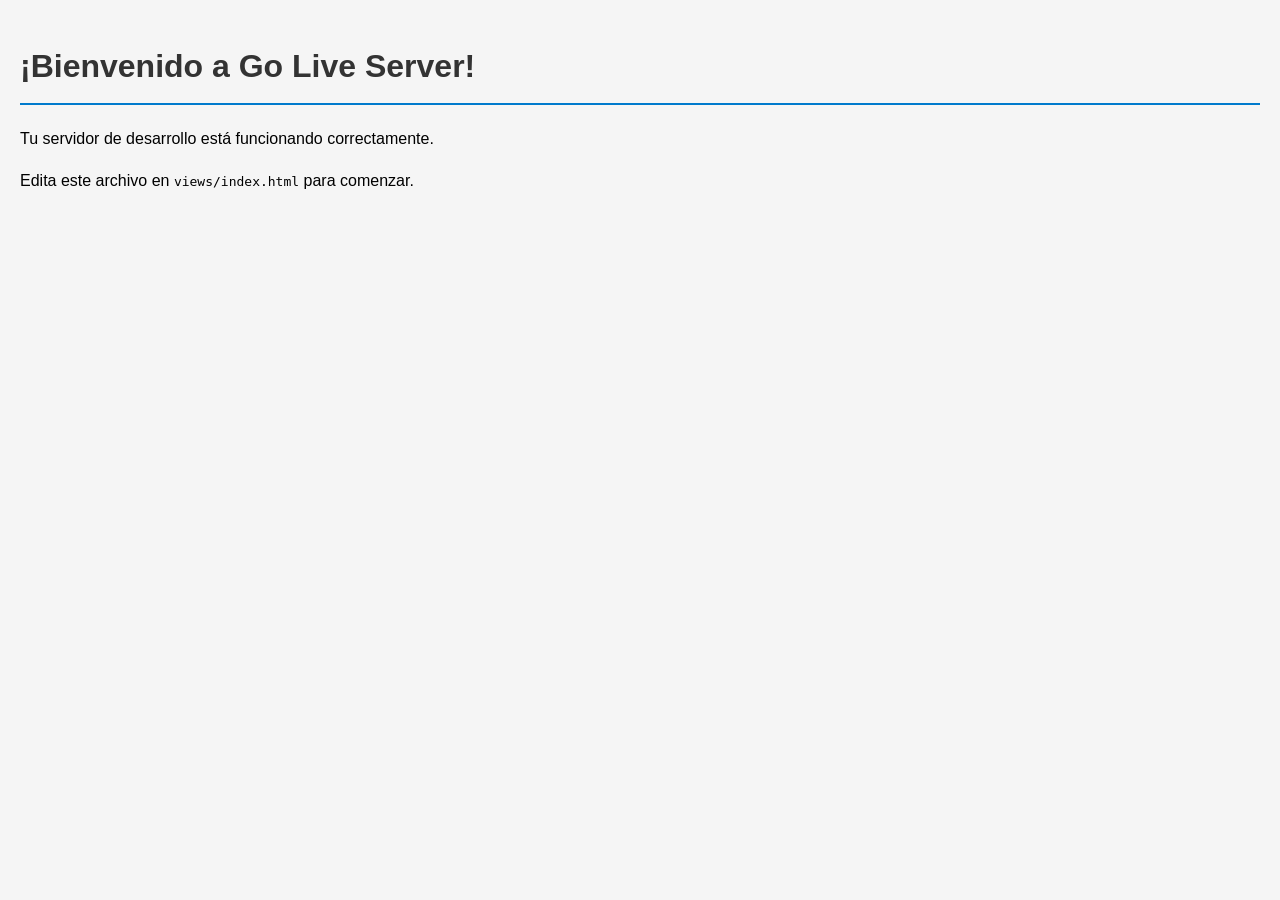
<file: views/index.html>
<!DOCTYPE html>
    <html lang="es">
    <head>
        <meta charset="UTF-8">
        <meta name="viewport" content="width=device-width, initial-scale=1.0">
        <title>Go Live Server - Proyecto</title>
        <link rel="stylesheet" href="/style/styles.css">
    </head>
    <body>
        <h1>¡Bienvenido a Go Live Server!</h1>
        <p>Tu servidor de desarrollo está funcionando correctamente.</p>
        <p>Edita este archivo en <code>views/index.html</code> para comenzar.</p>
        
    </body>
    </html>
</file>
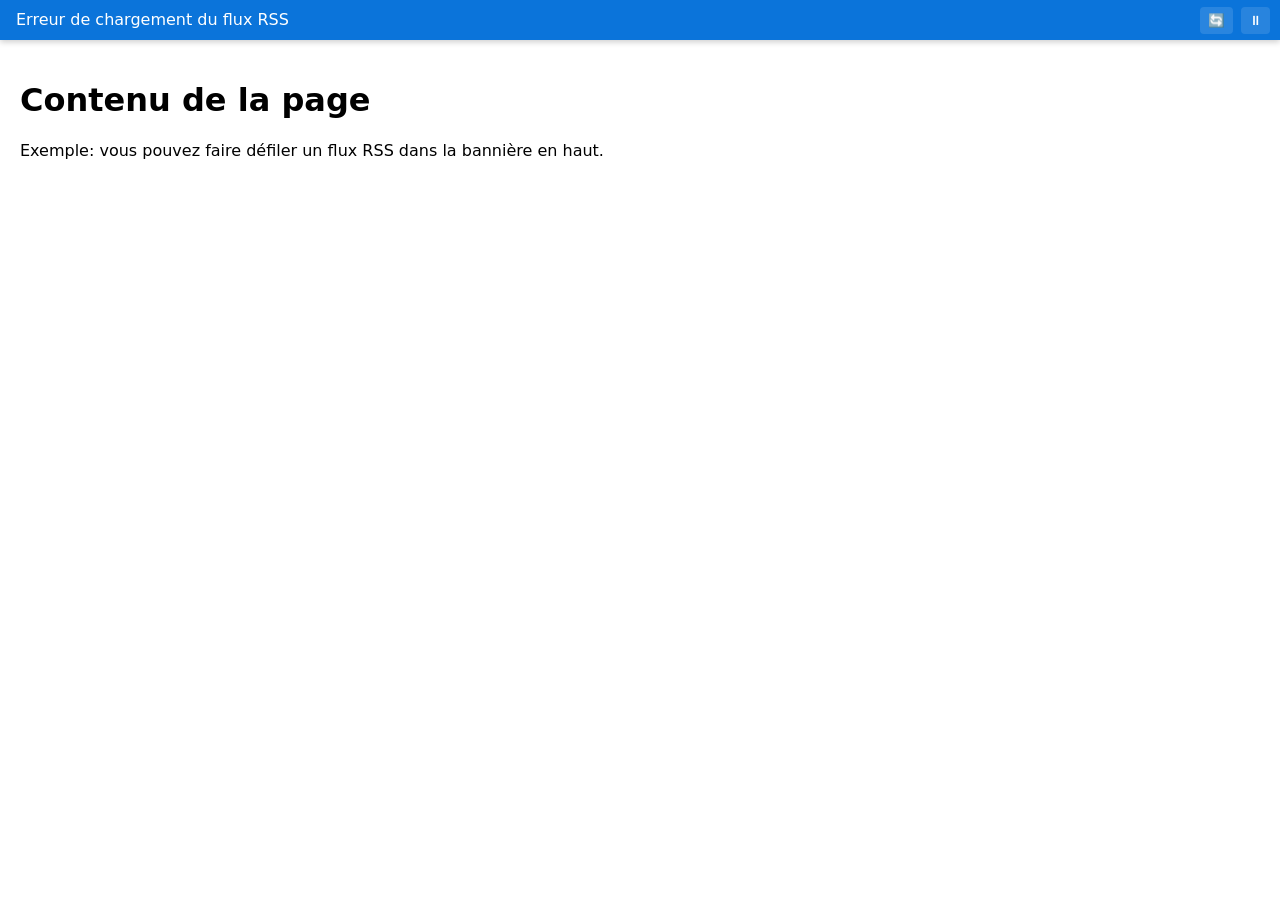
<file: cors.html>
<!doctype html>
<html lang="fr">
<head>
  <meta charset="utf-8" />
  <meta name="viewport" content="width=device-width,initial-scale=1" />
  <title>Bannière RSS en temps réel</title>
  <style>
    :root{
      --banner-height: 40px;
      --bg: #0b74da;
      --text-color: #fff;
      --gap: 60px; /* espace entre items */
    }

    body{ margin:0; padding-top: var(--banner-height); font-family: system-ui, Arial; }

    /* Bannière fixe en haut */
    .rss-banner {
      position: fixed;
      top: 0;
      left: 0;
      right: 0;
      height: var(--banner-height);
      background: var(--bg);
      color: var(--text-color);
      display:flex;
      align-items:center;
      overflow:hidden;
      z-index: 9999;
      box-shadow: 0 2px 6px rgba(0,0,0,0.2);
    }

    .rss-viewport {
      white-space: nowrap;
      will-change: transform;
      display:inline-block;
      padding-left:16px;
      padding-right:16px;
    }

    .rss-item {
      display:inline-block;
      margin-right: var(--gap);
      line-height: var(--banner-height);
    }

    .rss-item a {
      color: var(--text-color);
      text-decoration:none;
      font-weight:600;
    }

    .rss-controls {
      margin-left: auto;
      margin-right: 10px;
      display:flex;
      gap:8px;
      align-items:center;
    }

    .rss-controls button{
      background: rgba(255,255,255,0.12);
      border: none;
      color: var(--text-color);
      padding:6px 8px;
      border-radius:4px;
      cursor:pointer;
    }

    .rss-banner:hover .rss-viewport, .rss-banner:focus-within .rss-viewport {
      animation-play-state: paused; /* pause on hover/focus */
    }

    /* Keyframe utilisé dynamiquement (duration set in JS) */
    @keyframes scroll-x {
      from { transform: translateX(0); }
      to   { transform: translateX(var(--translate-x)); }
    }

    /* small responsive text */
    @media (max-width:500px){
      .rss-item a { font-size: 13px; }
    }
  </style>
</head>
<body>
  <div class="rss-banner" role="region" aria-label="Fil d'actualité">
    <div id="rssViewport" class="rss-viewport" tabindex="0" aria-live="polite"></div>
    <div class="rss-controls" aria-hidden="false">
      <button id="refreshBtn" title="Rafraîchir">🔄</button>
      <button id="pauseBtn" title="Mettre en pause">⏸</button>
    </div>
  </div>

  <main style="padding:20px;">
    <h1>Contenu de la page</h1>
    <p>Exemple: vous pouvez faire défiler un flux RSS dans la bannière en haut.</p>
  </main>

  <script>
  (function(){
    // CONFIG
    const RSS_URL = 'https://tube-numerique-educatif.apps.education.fr/feeds/videos.xml?sort=-publishedAt&isLocal=true'; // <-- remplacer par votre flux RSS (ou proxy)
    const refreshInterval = 60_000; // rafraîchir toutes les 60s
    const minDurationPerPixel = 0.02; // secondes par pixel (ajuster vitesse)

    // elements
    const viewport = document.getElementById('rssViewport');
    const refreshBtn = document.getElementById('refreshBtn');
    const pauseBtn = document.getElementById('pauseBtn');

    let animationTimer = null;
    let pollingTimer = null;
    let isPaused = false;

    refreshBtn.addEventListener('click', () => { fetchAndRender(); });
    pauseBtn.addEventListener('click', () => {
      isPaused = !isPaused;
      updatePauseState();
    });

    function updatePauseState(){
      if(isPaused){
        viewport.style.animationPlayState = 'paused';
        pauseBtn.textContent = '▶️';
        pauseBtn.title = 'Reprendre';
      } else {
        viewport.style.animationPlayState = 'running';
        pauseBtn.textContent = '⏸';
        pauseBtn.title = 'Mettre en pause';
      }
    }

    async function fetchRSS(url){
      // récupère et parse le XML RSS
      const resp = await fetch(url, {cache: 'no-store'});
      if(!resp.ok) throw new Error('Échec du fetch RSS: ' + resp.status);
      const text = await resp.text();
      return (new window.DOMParser()).parseFromString(text, "application/xml");
    }

    function parseItems(xmlDoc, maxItems = 20){
      // support both RSS (item) and Atom (entry)
      const items = [];
      const rssItems = xmlDoc.querySelectorAll('item, entry');
      for(let i=0; i<rssItems.length && items.length < maxItems; i++){
        const el = rssItems[i];
        let title = el.querySelector('title')?.textContent?.trim() || '';
        let link = el.querySelector('link')?.textContent?.trim() || el.querySelector('link')?.getAttribute('href') || '#';
        if(!link && el.querySelector('link[rel="alternate"]')) link = el.querySelector('link[rel="alternate"]').getAttribute('href');
        items.push({ title, link });
      }
      return items;
    }

    function buildContent(items){
      if(items.length === 0) return '<span class="rss-item">Aucun élément</span>';
      return items.map(it => {
        const safeTitle = escapeHtml(it.title || '(sans titre)');
        const href = it.link || '#';
        return `<span class="rss-item"><a href="${href}" target="_blank" rel="noopener noreferrer">${safeTitle}</a></span>`;
      }).join('');
    }

    function escapeHtml(s){
      return s.replace(/[&<>"']/g, c => ({'&':'&amp;','<':'&lt;','>':'&gt;','"':'&quot;',"'":"&#39;"}[c]));
    }

    function startScrollAnimation(){
      // stop previous animation
      viewport.style.animation = 'none';
      void viewport.offsetWidth; // reflow to restart animation

      // compute widths
      const banner = document.querySelector('.rss-banner');
      const bannerWidth = banner.clientWidth;
      const contentWidth = viewport.scrollWidth;

      // if content shorter than banner, don't scroll; center it.
      if(contentWidth <= bannerWidth){
        viewport.style.transform = 'translateX(0)';
        viewport.style.animation = 'none';
        return;
      }

      // distance to translate: contentWidth (move left by contentWidth + a gap)
      const translateDistance = contentWidth + 30; // px
      // compute duration in seconds from pixel count and ratio
      const durationSec = Math.max(8, translateDistance * minDurationPerPixel); // minimum 8s
      viewport.style.setProperty('--translate-x', `-${translateDistance}px`);

      // set animation dynamically
      viewport.style.animation = `scroll-x ${durationSec}s linear infinite`;
      viewport.style.animationPlayState = isPaused ? 'paused' : 'running';
    }

    async function fetchAndRender(){
      try {
        const xml = await fetchRSS(RSS_URL);
        // check for parsererror
        if(xml.querySelectorAll('parsererror').length){
          throw new Error('Erreur de parsing XML. Le flux renvoie peut-être du HTML ou les CORS bloquent la réponse.');
        }
        const items = parseItems(xml, 30);
        viewport.innerHTML = buildContent(items);
        // restart scroll
        startScrollAnimation();
      } catch (err) {
        console.error(err);
        viewport.innerHTML = '<span class="rss-item">Erreur de chargement du flux RSS</span>';
        startScrollAnimation();
      }
    }

    // start polling
    fetchAndRender();
    pollingTimer = setInterval(fetchAndRender, refreshInterval);

    // reposition animation on resize
    window.addEventListener('resize', () => { startScrollAnimation(); });

    // accessibility: pause on keyboard focus
    viewport.addEventListener('focus', () => { isPaused = true; updatePauseState(); });
    viewport.addEventListener('blur', () => { isPaused = false; updatePauseState(); });

    // Expose for debugging
    window.__rssBanner = { fetchAndRender, startScrollAnimation };
  })();
  </script>
</body>
</html>
</file>
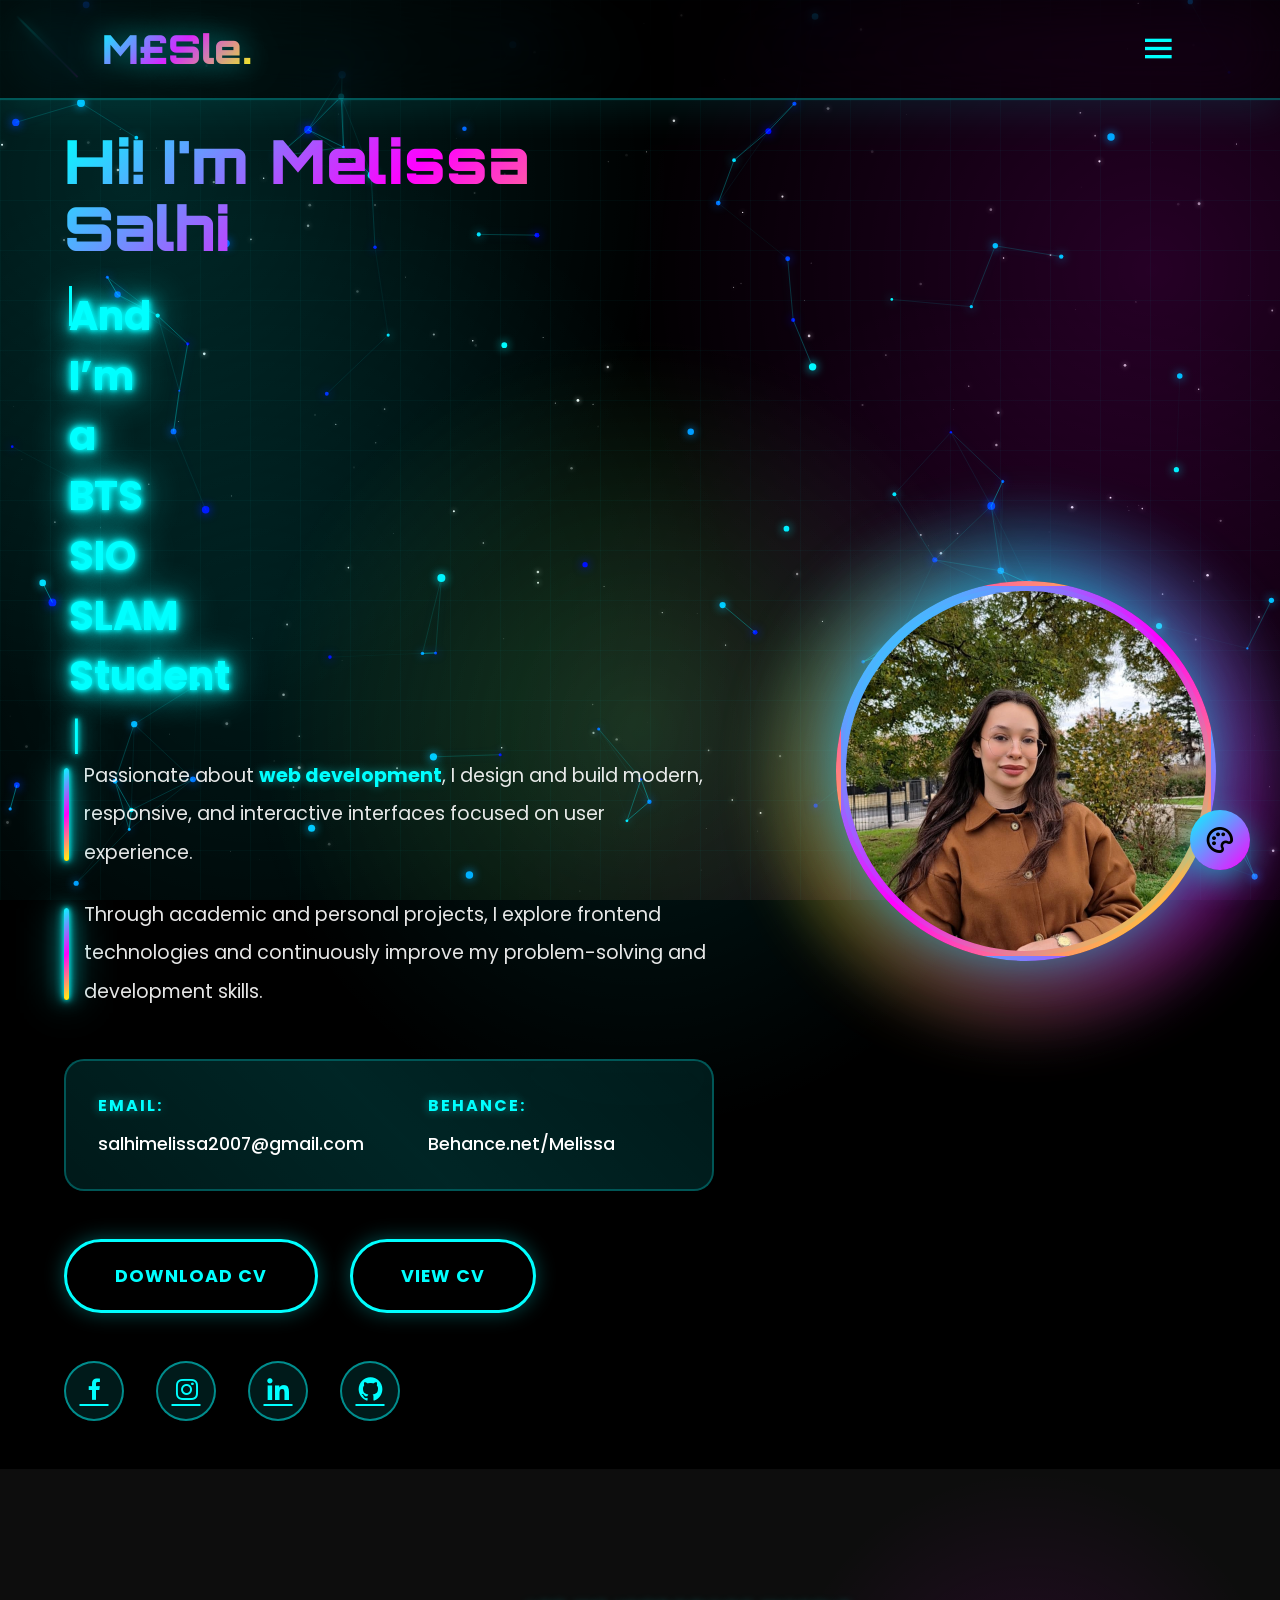
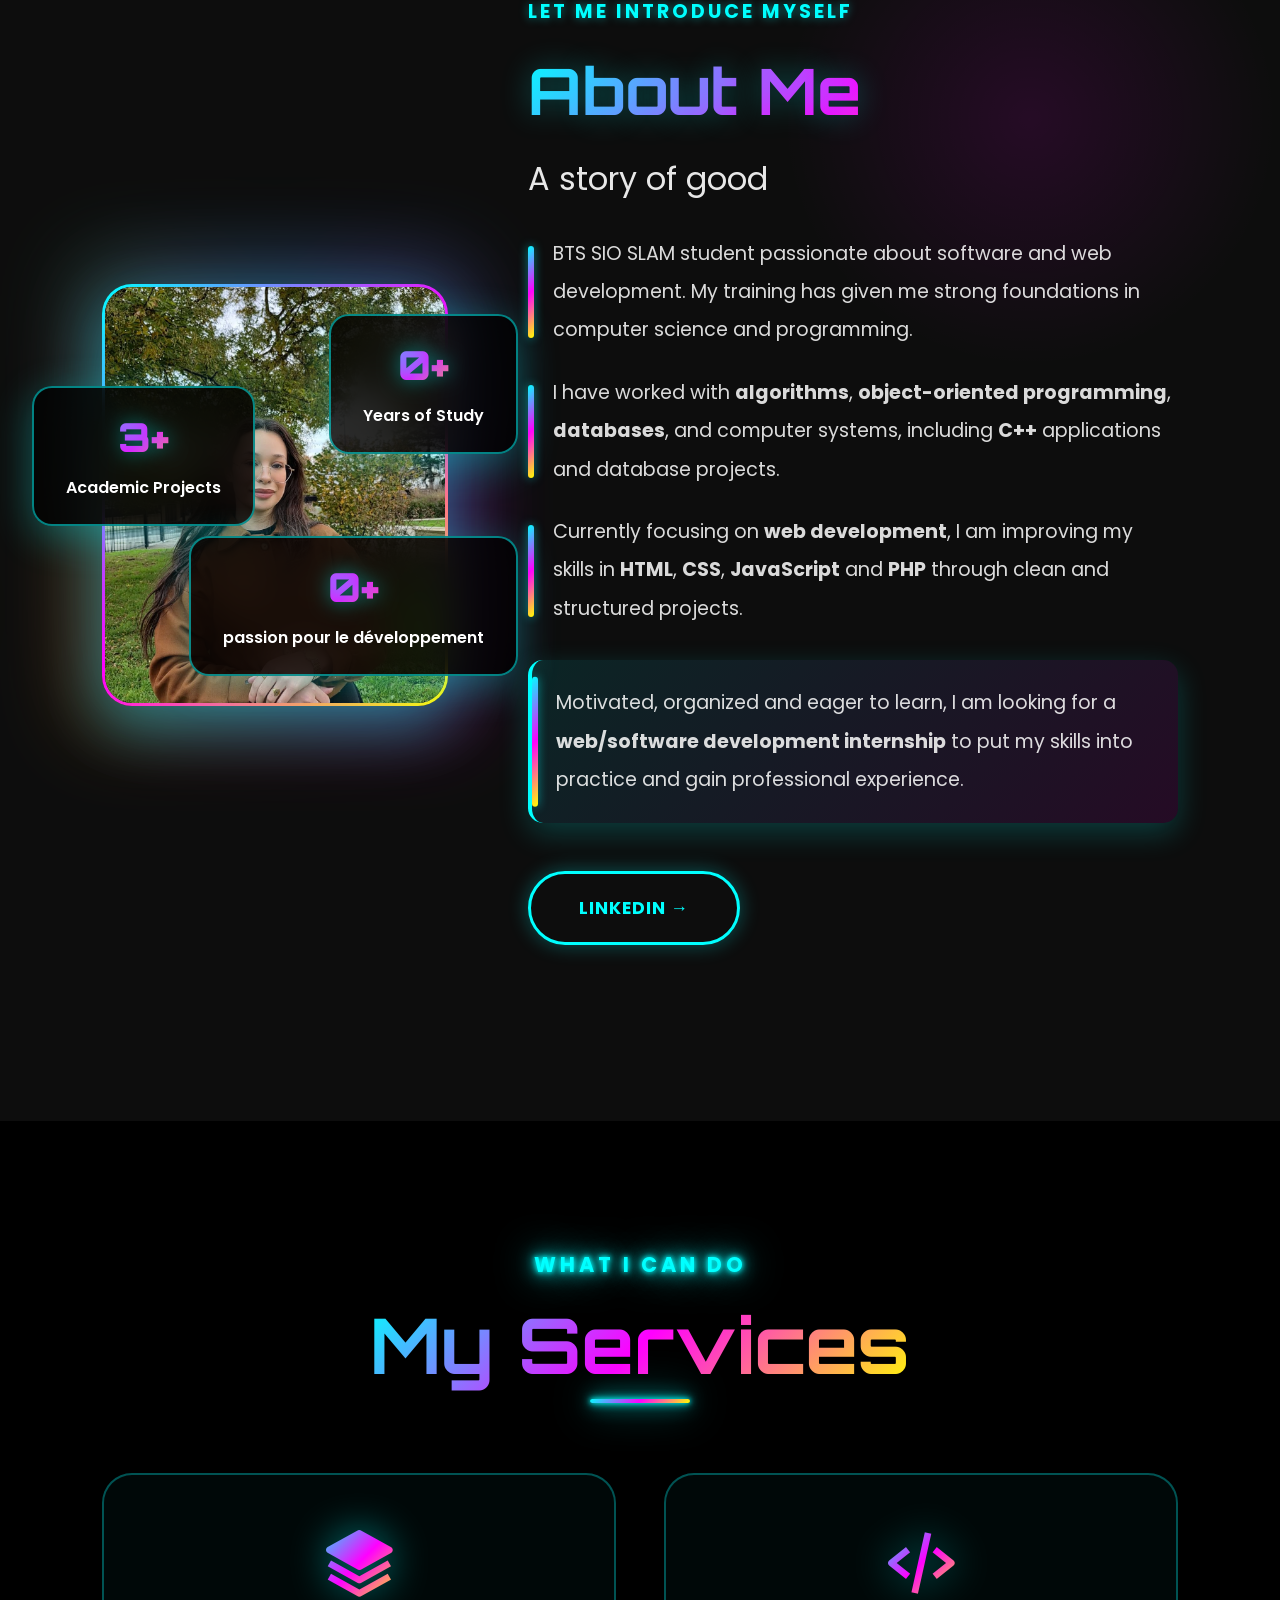
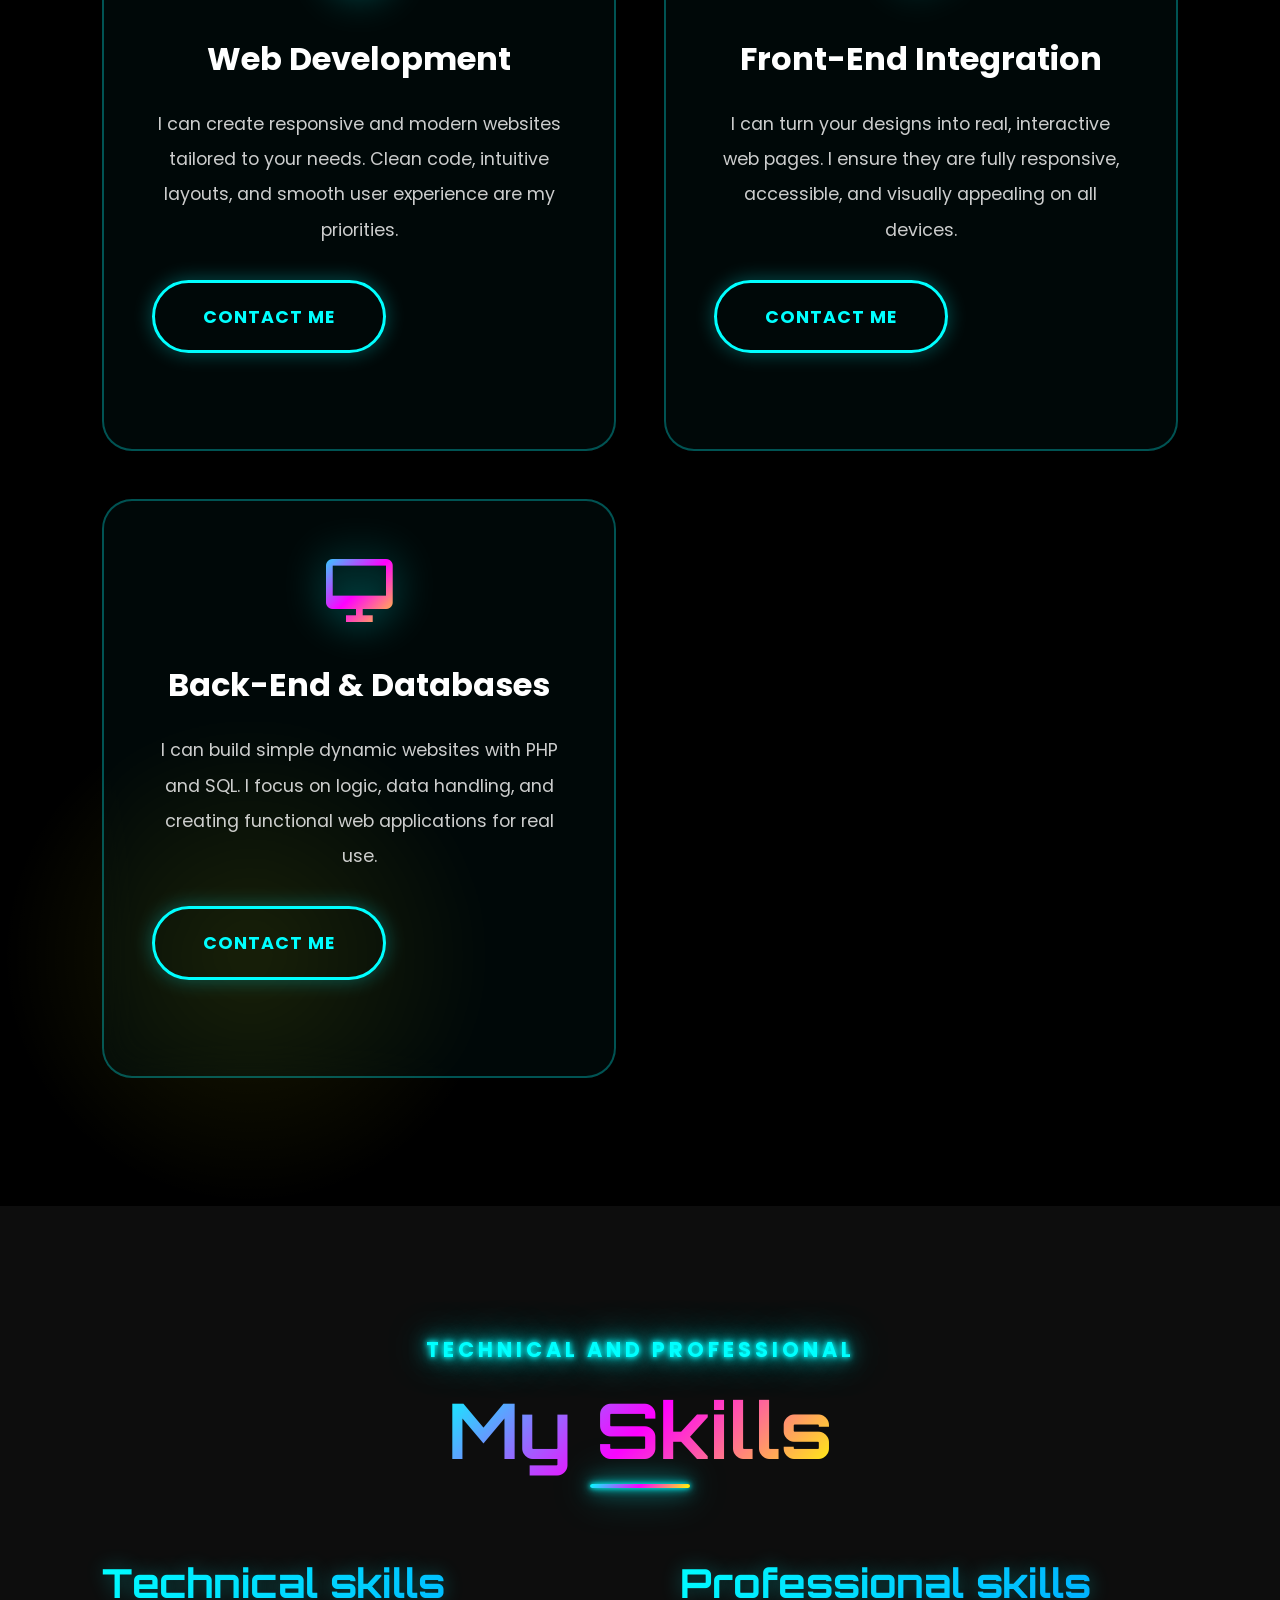
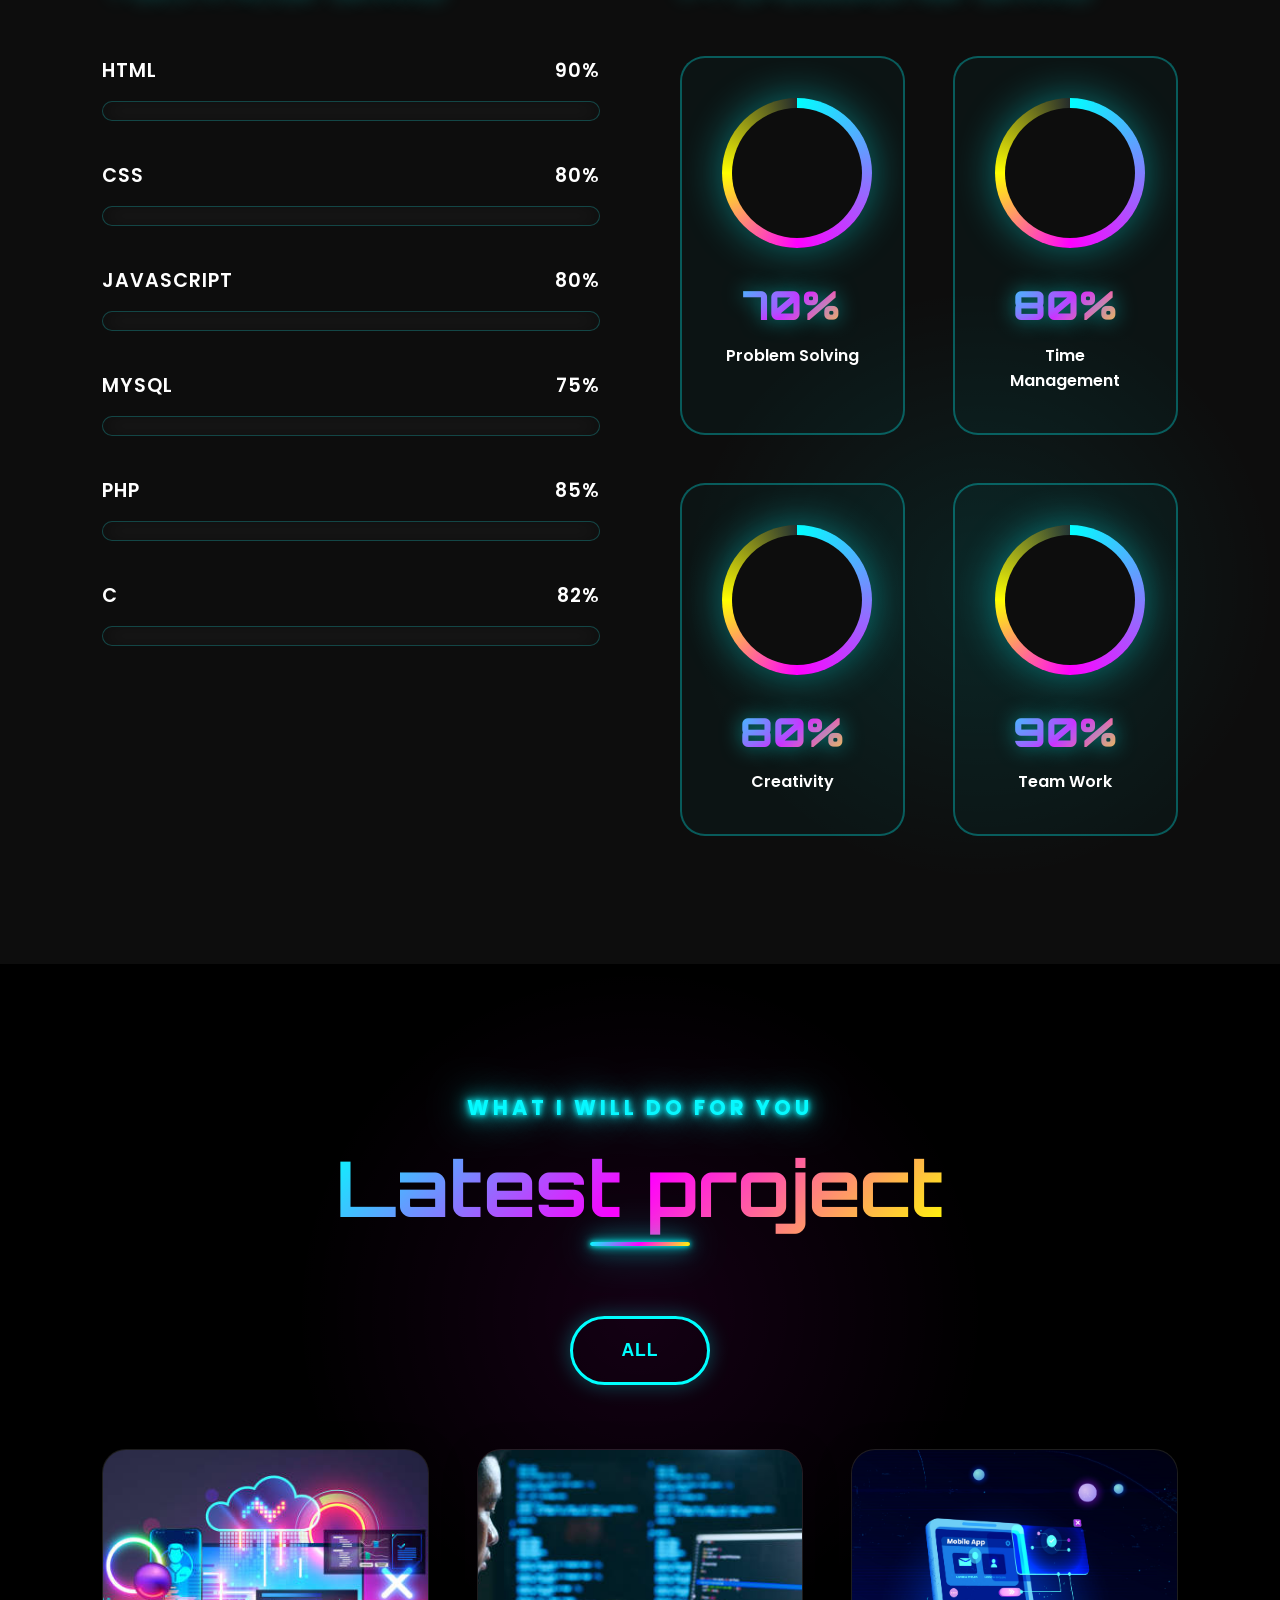
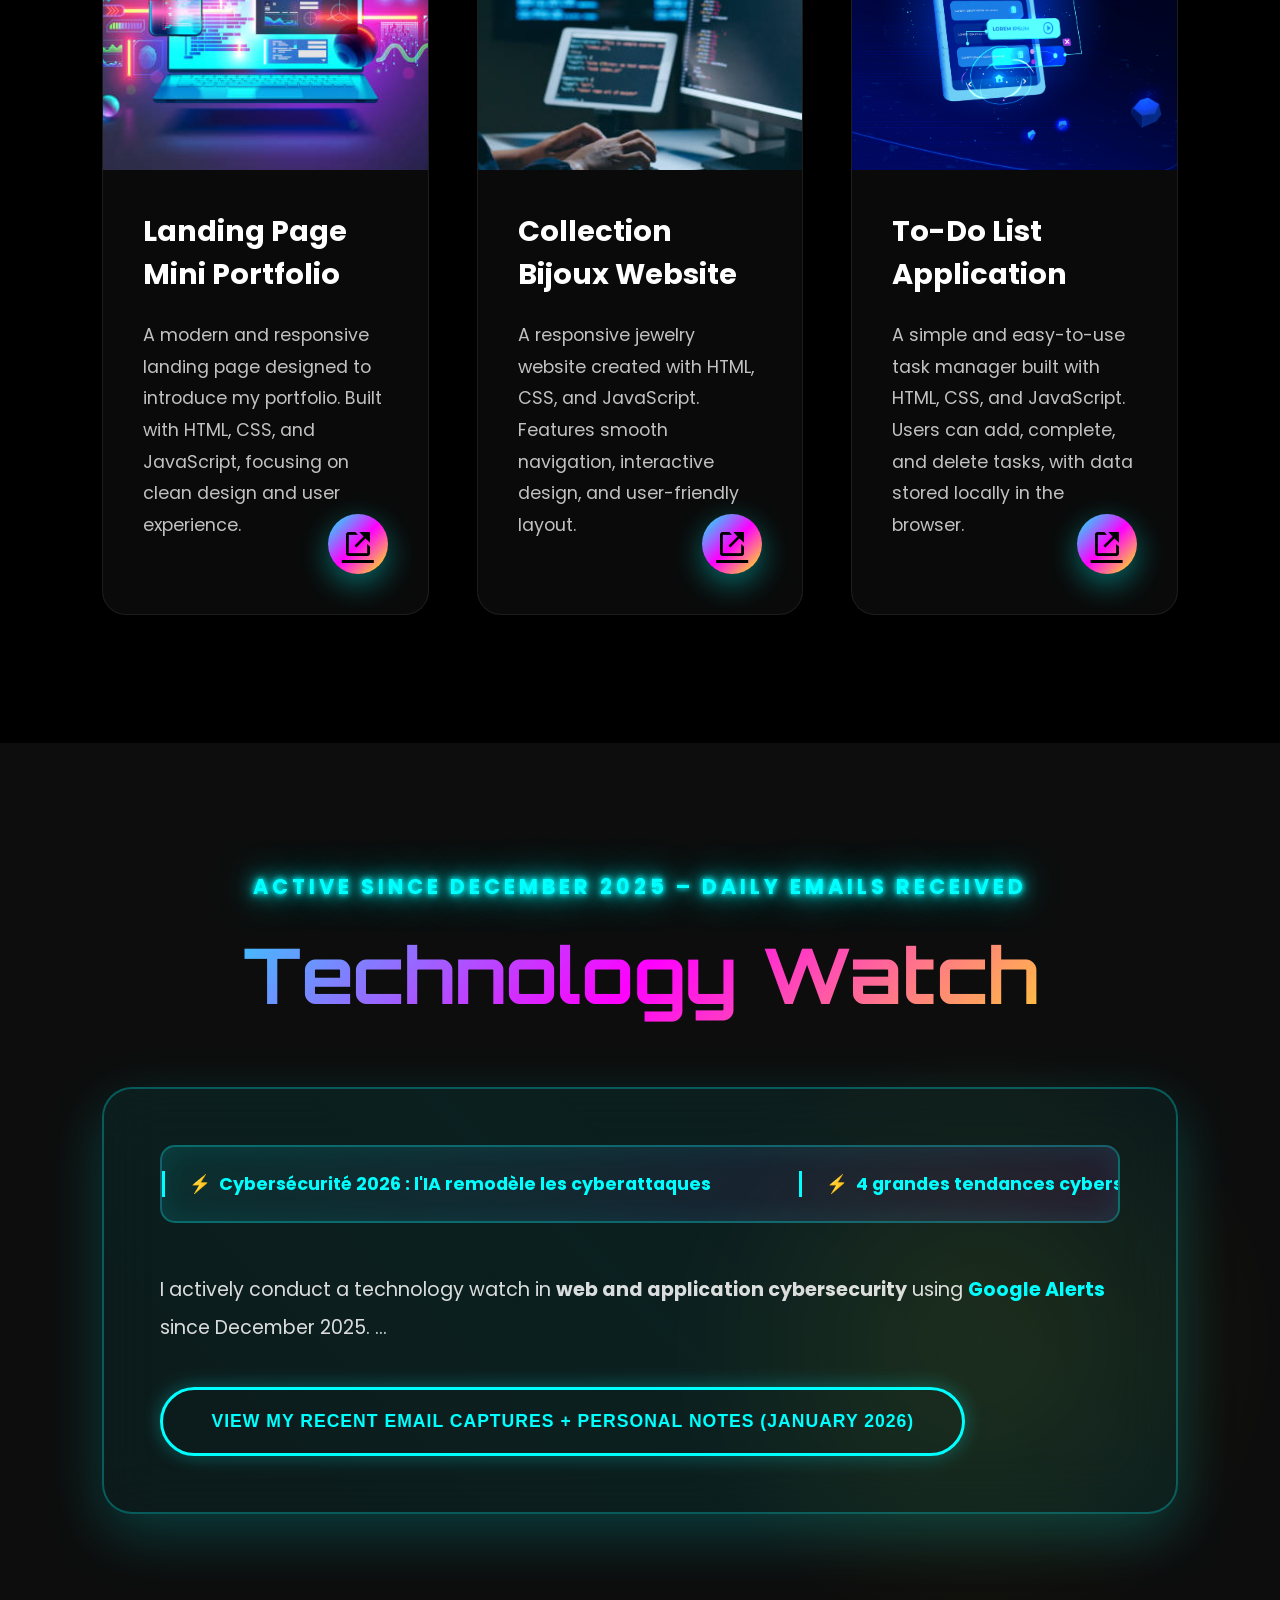
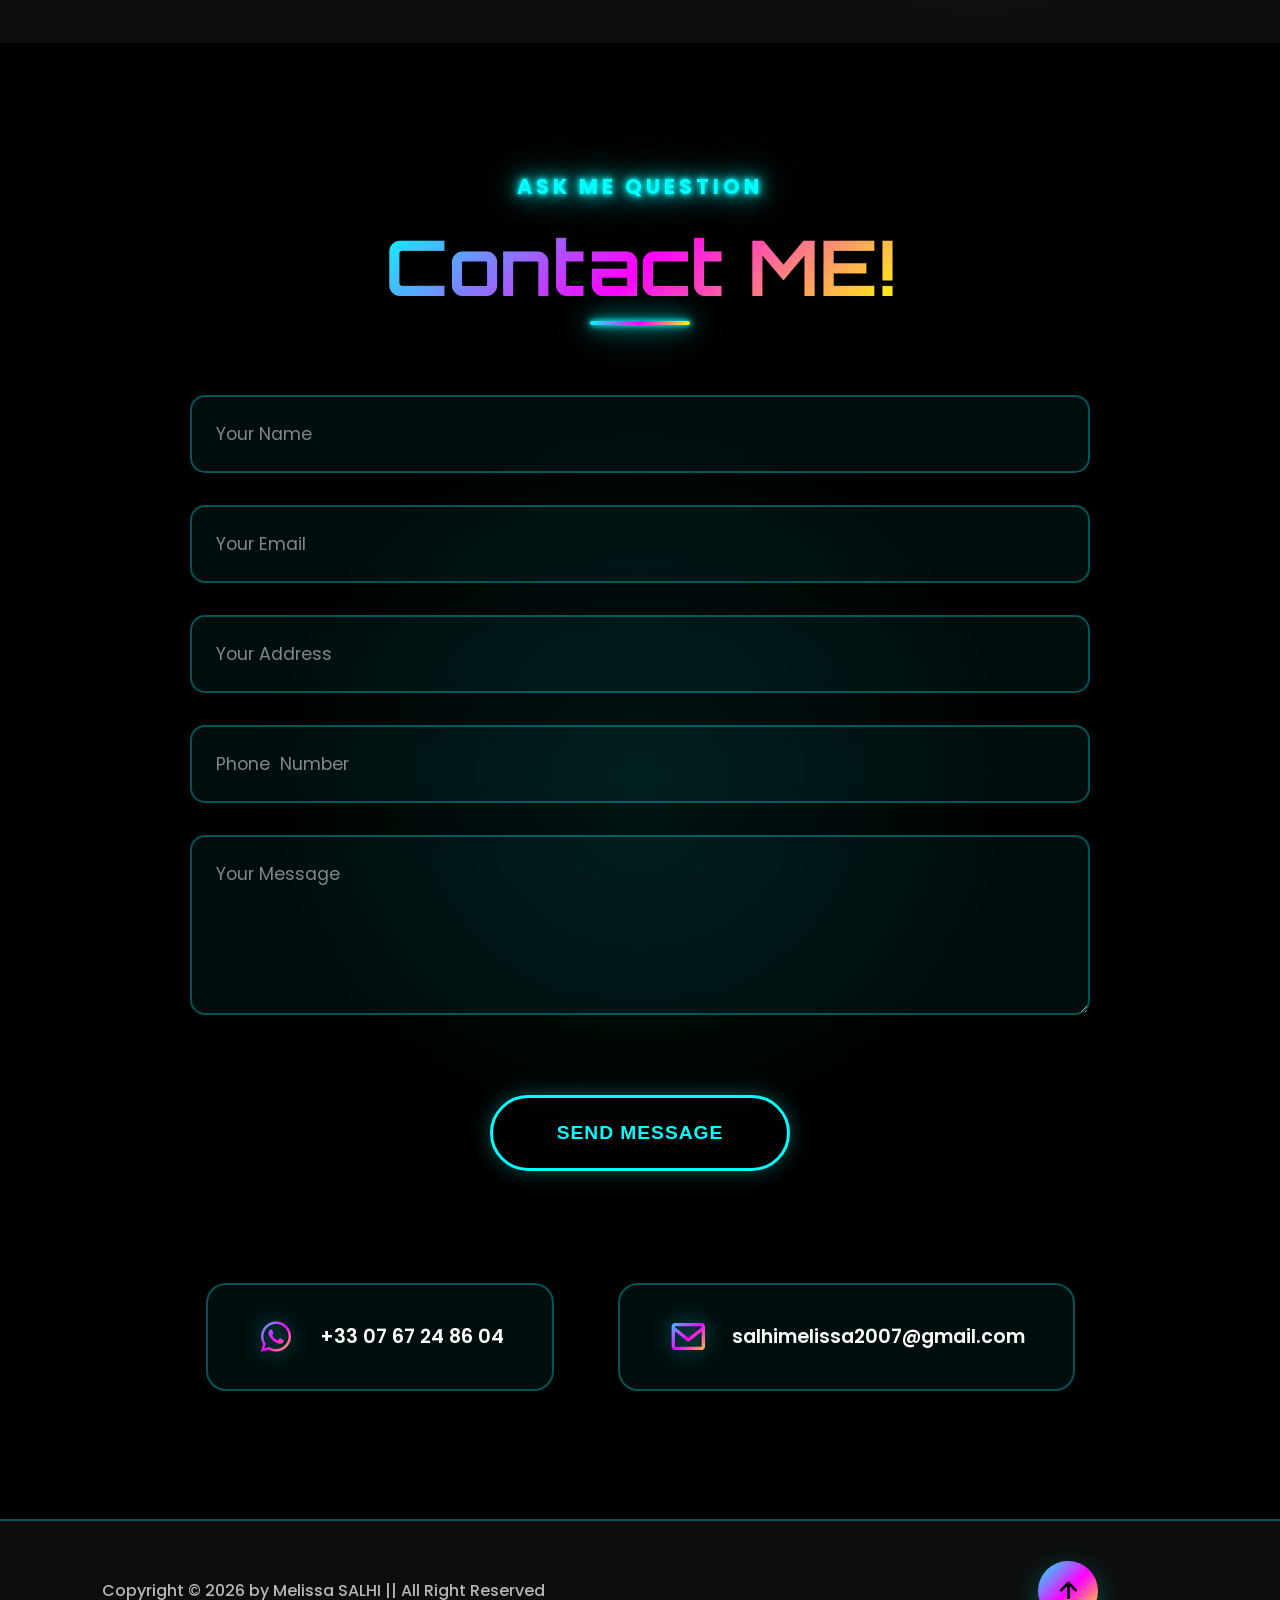
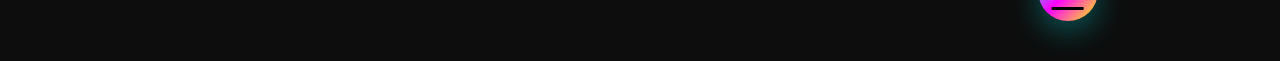
<file: finaly.html>
<!DOCTYPE html>
<html lang="English">

<head>
    <meta charset="UTF-8">
    <meta name="viewport" content="width=device-width, initial-scale=1.0">
    <title>Portfolio SALHI Melissa</title>
    <link rel="stylesheet" href="finaly.css">
    <link rel="stylesheet" href="cors.css">
    <link href='https://unpkg.com/boxicons@2.1.4/css/boxicons.min.css' rel='stylesheet'>
</head>

<body>
    <!--header site-->
    <header>
        <div class="logo"><span>M£S</span>le.</div>
        <ul class="navlist">
            <li><a href="#Home">Home</a></li>
            <li><a href="#About">About</a></li>
            <li><a href="#Servises">Servises</a></li>
            <li><a href="#Skills">Skills</a></li>
            <li><a href="#Portfolio">Portfolio</a></li>
            <li><a href="#Technology-Watch">Technology-Watch</a></li>
            <li><a href="#Contact">Contact</a></li>
        </ul>
        <div id="menu-icon" class="bx bx-menu"> </div>
    </header>
    <!---------------------------------home section-->
    <section id="Home" class="home">
        <div class="home-content">
            <h1> Hi! I'm Melissa Salhi</h1>
            <h3>And I’m a BTS SIO SLAM Student</h3>
            <div class="tagline">
                <p>
                    Passionate about <strong>web development</strong>, I design and build
                    modern, responsive, and interactive interfaces focused on user experience.
                </p>

                <p>
                    Through academic and personal projects, I explore frontend technologies
                    and continuously improve my problem-solving and development skills.
                </p>



                <div class="info-box">
                    <div class="email-info">
                        <h5>Email:</h5>
                        <span>salhimelissa2007@gmail.com</span>
                    </div>
                    <div class="Behance-info">
                        <h5>Behance:</h5>
                        <span>Behance.net/Melissa</span>
                    </div>
                </div>
                <div class="btn-box">
                    <a href="./CV Français Professionnel Simple Noir et Blanc (11).pdf" download class="btn">
                        Download CV
                    </a>

                    <a href="./CV Français Professionnel Simple Noir et Blanc (11).pdf" target="_blank" class="btn">
                        View CV
                    </a>


                </div>
                <div class="social-icons">
                    <a href="https://www.facebook.com/profile.php?id=100078279784525" target="_blank"><i
                            class='bx bxl-facebook'></i></a>
                    <a href="https://www.instagram.com/mel__slh/" target="_blank"><i class='bx bxl-instagram'></i></a>
                    <a href="https://www.linkedin.com/in/melissa-salhi-9a3229397" target="_blank"><i
                            class='bx bxl-linkedin'></i></a>
                    <a href="https://github.com/melissa979" target="_blank"><i class='bx bxl-github'></i></a>
                </div>
            </div>
        </div>
        <div class="home-img">
            <img src="image/pp.jpg" alt="Melissa">
        </div>


    </section>

    <!---------------------------------about section-->
    <section id="About" class="about">
        <div class="img-about">
            <div class="glow"></div>
            <img src="image/pp.jpg" alt="">

            <div class="info-about1">
                <span>1+</span>
                <p>Years of Study</p>
            </div>
            <div class="info-about2">
                <span>5+</span>
                <p>Academic Projects</p>
            </div>
            <div class="info-about3">
                <span>1+</span>
                <p> passion pour le développement</p>
            </div>
        </div>

        <div class="about-content">
            <span>Let me introduce myself</span>
            <h2>About Me</h2>
            <h3>A story of good</h3>
            <p>
                BTS SIO SLAM student passionate about software and web development. My training has given me strong
                foundations in computer science and programming.
            </p>
            <p>
                I have worked with <strong>algorithms</strong>, <strong>object-oriented programming</strong>,
                <strong>databases</strong>, and computer systems, including <strong>C++</strong> applications and
                database projects.
            </p>
            <p>
                Currently focusing on <strong>web development</strong>, I am improving my skills in
                <strong>HTML</strong>, <strong>CSS</strong>, <strong>JavaScript</strong> and <strong>PHP</strong>
                through clean and structured projects.
            </p>
            <p class="highlight">
                Motivated, organized and eager to learn, I am looking for a <strong>web/software development
                    internship</strong> to put my skills into practice and gain professional experience.
            </p>

            <div class="btn-box">
                <a href="https://www.linkedin.com/in/melissa-salhi-9a3229397" class="btn">LinkedIn →</a>
            </div>
        </div>
    </section>
    <!---------------------------------services  section-->
    <section id="Servises" class="service">
        <div class="main-text">
            <span>What I can do</span>
            <h2>My Services</h2>
        </div>

        <div class="section-services">
            <div class="service-box">
                <i class='bx bxs-layer service-icon'></i>
                <h3>Web Development</h3>
                <p>
                    I can create responsive and modern websites tailored to your needs.
                    Clean code, intuitive layouts, and smooth user experience are my priorities.
                </p>

                <div class="btn-box service-btn">
                    <a href="#Contact" class="btn">Contact Me</a>
                </div>
            </div>

            <div class="service-box">
                <i class='bx bx-code-alt service-icon'></i>
                <h3>Front-End Integration</h3>
                <p>
                    I can turn your designs into real, interactive web pages.
                    I ensure they are fully responsive, accessible, and visually appealing on all devices.
                </p>

                <div class="btn-box service-btn">
                    <a href="#Contact" class="btn">Contact Me</a>
                </div>
            </div>
            <div class="service-box">
                <i class='bx bx-desktop service-icon'></i>
                <h3>Back-End & Databases</h3>
                <p>
                    I can build simple dynamic websites with PHP and SQL.
                    I focus on logic, data handling, and creating functional web applications for real use.
                </p>
                <div class="btn-box service-btn">
                    <a href="#Contact" class="btn">Contact Me</a>
                </div>
            </div>
        </div>
    </section>


    <!------------------------------- skills section-->
    <section id="Skills" class="Skill">
        <div class="main-text">
            <span>technical and professional</span>
            <h2>My Skills</h2>
        </div>

        <div class="skill-main">
            <div class="skill-left">
                <h3>Technical skills</h3>
                <div class="skill-bar">
                    <div class="info">
                        <p>HTML</p>
                        <p>90%</p>
                    </div>
                    <div class="bar">
                        <span class="HTML"></span>
                    </div>
                </div>

                <div class="skill-bar">
                    <div class="info">
                        <p>CSS</p>
                        <p>80%</p>
                    </div>
                    <div class="bar">
                        <span class="css"></span>
                    </div>
                </div>

                <div class="skill-bar">
                    <div class="info">
                        <p>JavaScript</p>
                        <p>80%</p>
                    </div>
                    <div class="bar">
                        <span class="javascript"></span>
                    </div>
                </div>

                <div class="skill-bar">
                    <div class="info">
                        <p>MYSQL</p>
                        <p>75%</p>
                    </div>
                    <div class="bar">
                        <span class="mysql"></span>
                    </div>
                </div>


                <div class="skill-bar">
                    <div class="info">
                        <p>PHP</p>
                        <p>85%</p>
                    </div>
                    <div class="bar">
                        <span class="php"></span>
                    </div>
                </div>

                <div class="skill-bar">
                    <div class="info">
                        <p>C</p>
                        <p>82%</p>
                    </div>
                    <div class="bar">
                        <span class="c"></span>
                    </div>
                </div>
            </div>
            <div class="skill-right">
                <h3>Professional skills</h3>
                <div class="professional">
                    <div class="box">
                        <div class="circle" data-dots="50" data-percent="70 "> </div>
                        <div class="text">
                            <big>70%</big>
                            <small>Problem Solving</small>
                        </div>
                    </div>
                    <div class="box">
                        <div class="circle" data-dots="50" data-percent="80 "> </div>
                        <div class="text">
                            <big>80%</big>
                            <small>Time Management</small>
                        </div>
                    </div>
                    <div class="box">
                        <div class="circle" data-dots="50" data-percent="80 "> </div>
                        <div class="text">
                            <big>80%</big>
                            <small>Creativity</small>
                        </div>
                    </div>
                    <div class="box">
                        <div class="circle" data-dots="50" data-percent="90 "> </div>
                        <div class="text">
                            <big>90%</big>
                            <small>Team Work</small>
                        </div>
                    </div>
                </div>
            </div>
        </div>
    </section>
    <!---------------------------------portfolio section-->
    <section id="Portfolio" class="portfolio">
        <div class="main-text">
            <span>What i will do for you </span>
            <h2>Latest project</h2>
        </div>
        <div class="container">
            <div class="fillter-buttons">
                <button class="btn">All</button>

            </div>
            <div class="portefolio-gallery">
                <div class="port-box">
                    <div class="port-image">
                        <img src="image/All.jpg" alt="">
                    </div>
                    <div class="port-content ">
                        <h3> Landing Page Mini Portfolio</h3>
                        <p>
                            A modern and responsive landing page designed to introduce my portfolio.
                            Built with HTML, CSS, and JavaScript, focusing on clean design and user experience.
                        </p>
                        <a href="LandingPage.html"><i class='bx bx-link-external'></i></a>
                    </div>
                </div>
                <div class="port-box">
                    <div class="port-image">
                        <img src="image/website.jpg" alt="">
                    </div>
                    <div class="port-content ">
                        <h3>Collection Bijoux Website</h3>
                        <p>
                            A responsive jewelry website created with HTML, CSS, and JavaScript.
                            Features smooth navigation, interactive design, and user-friendly layout.
                        </p>
                        <a href="website.html" target="_blank"><i class='bx bx-link-external'></i></a>
                    </div>
                </div>
                <div class="port-box">
                    <div class="port-image">
                        <img src="image/web app.jpeg" alt="">
                    </div>
                    <div class="port-content ">
                        <h3>To-Do List Application</h3>
                        <p>
                            A simple and easy-to-use task manager built with HTML, CSS, and JavaScript.
                            Users can add, complete, and delete tasks, with data stored locally in the browser.
                        </p>
                        <a href="webapp.html" target="_blank"><i class='bx bx-link-external'></i></a>
                    </div>
                </div>

            </div>
        </div>
    </section>
 <!-- Technology-Watch section 
  <div class="rss-banner" role="region" aria-label="Fil d'actualité">
    <div id="rssViewport" class="rss-viewport" tabindex="0" aria-live="polite"></div>
    <div class="rss-controls" aria-hidden="false">
      <button id="refreshBtn" title="Rafraîchir">🔄</button>
      <button id="pauseBtn" title="Mettre en pause">⏸</button>
    </div>
  </div>-->

<section id="Technology-Watch" class="tech-watch-section">

 

  <!-- <main style="padding:20px;">
    <h1>Contenu de la page</h1>
    <p>Exemple: vous pouvez faire défiler un flux RSS dans la bannière en haut.</p>
  </main> -->


    <!-- TITLE OUTSIDE THE CARD -->
    <div class="tech-watch-header">
        <span class="tech-watch-subtitle">Active since December 2025 – Daily emails received</span>
        <h2 class="tech-watch-title">Technology Watch</h2>
    </div>

    <!-- CARD (protected against shift) -->
  <div class="tech-watch-card">

    <!-- Ticker intégré (défile seulement dans la carte) -->
   <!-- Ticker intégré (défile seulement dans la carte) -->
    <div class="ticker-container">
        <div class="ticker-track">
            <a href="https://fr.euronews.com/next/2026/01/12/cybersecurite-2026-des-intrusions-liees-a-lia-aux-menaces-geopolitiques-croissantes" target="_blank">Cybersécurité 2026 : l'IA remodèle les cyberattaques</a>
            <a href="https://www.blogdumoderateur.com/cybersecurite-tendances-2026/" target="_blank">4 grandes tendances cybersécurité 2026</a>
            <a href="https://www.journaldunet.com/cybersecurite/1547605-securite-mobile-en-2026-comment-la-reglementation-et-l-ia-redefinissent-les-risques/" target="_blank">Sécurité mobile 2026 : réglementation et IA</a>
            <a href="https://www.it-connect.fr/actualites/actu-securite/" target="_blank">Failles critiques et vulnérabilités web 2026</a>
            <a href="https://www.dcom-solutions.fr/2026/02/01/cybersecurite-en-2026-les-tendances-a-surveiller/" target="_blank">Les menaces IA et ransomwares en 2026</a>
            <a href="https://www.economie.gouv.fr/actualites/cybersecurite-la-strategie-nationale-2026-2030-devoilee" target="_blank">Stratégie nationale cybersécurité 2026-2030</a>
            <a href="https://www.learningtechnologiesfrance.com/news/cybers-curit-des-applications-web-la-meilleure-strat-gie-c-est-l-attaque-et-la-d-fense" target="_blank">Sécurité applications web : attaque et défense</a>
            <!-- Dupliquer pour avoir un défilement continu -->
            <a href="https://fr.euronews.com/next/2026/01/12/cybersecurite-2026-des-intrusions-liees-a-lia-aux-menaces-geopolitiques-croissantes" target="_blank">Cybersécurité 2026 : l'IA remodèle les cyberattaques</a>
            <a href="https://www.blogdumoderateur.com/cybersecurite-tendances-2026/" target="_blank">4 grandes tendances cybersécurité 2026</a>
            <a href="https://www.journaldunet.com/cybersecurite/1547605-securite-mobile-en-2026-comment-la-reglementation-et-l-ia-redefinissent-les-risques/" target="_blank">Sécurité mobile 2026 : réglementation et IA</a>
            <a href="https://www.it-connect.fr/actualites/actu-securite/" target="_blank">Failles critiques et vulnérabilités web 2026</a>
            <a href="https://www.dcom-solutions.fr/2026/02/01/cybersecurite-en-2026-les-tendances-a-surveiller/" target="_blank">Les menaces IA et ransomwares en 2026</a>
            <a href="https://www.economie.gouv.fr/actualites/cybersecurite-la-strategie-nationale-2026-2030-devoilee" target="_blank">Stratégie nationale cybersécurité 2026-2030</a>
            <a href="https://www.learningtechnologiesfrance.com/news/cybers-curit-des-applications-web-la-meilleure-strat-gie-c-est-l-attaque-et-la-d-fense" target="_blank">Sécurité applications web : attaque et défense</a>
        </div>
    </div>



    <!-- Le reste de ton contenu reste identique -->
    <p>
        I actively conduct a technology watch in <strong>web and application cybersecurity</strong> using 
        <a href="https://www.google.com/alerts" target="_blank">Google Alerts</a> since December 2025.
        ...
    </p>

<button type="button" class="btn" 
        onclick="window.open('image/Screenshot 2026-01-30 144259.png', '_blank')">
    View my recent email captures + personal notes (January 2026)
</button>
    <!-- ... -->
</div>
</section>


    <!---------------------------------contacte section-->
    <section id="Contact" class="contant">
        <div class="main-text">
            <span>ask me question</span>
            <h2>Contact ME! </h2>
        </div>
        <form action="mailto:salhimelissa2007@gmail.com" method="post" enctype="text/plain">
            <input type="text" placeholder="Your Name" required>
            <input type="text" placeholder="Your Email" required>
            <input type="text" name="Address" placeholder="Your Address">
            <input type="number" name="Phone" placeholder="Phone  Number ">
            <textarea name=" message" id="" cols="30" placeholder="Your Message" required></textarea>
            <div class="btn-box formBtn">
                <button type="submit" class="btn">Send Message</button>
            </div>
        </form>
        <div class="contact-cards">
            <div class="contact-card">
                <i class="bx bxl-whatsapp"></i>
                <span>+33 07 67 24 86 04</span>
            </div>

            <div class="contact-card">
                <i class="bx bx-envelope"></i>
                <span>salhimelissa2007@gmail.com</span>
            </div>
        </div>

    </section>


    <!---------------------------------footer section-->
    <footer>
          <p>Copyright © 2026 by Melissa SALHI || All Right Reserved</p>
        <a href="#Home"><i class="bx bx-up-arrow-alt"></i></a>
    </footer>

    <script src="finaly.js"></script>
</body>

</html>
</file>
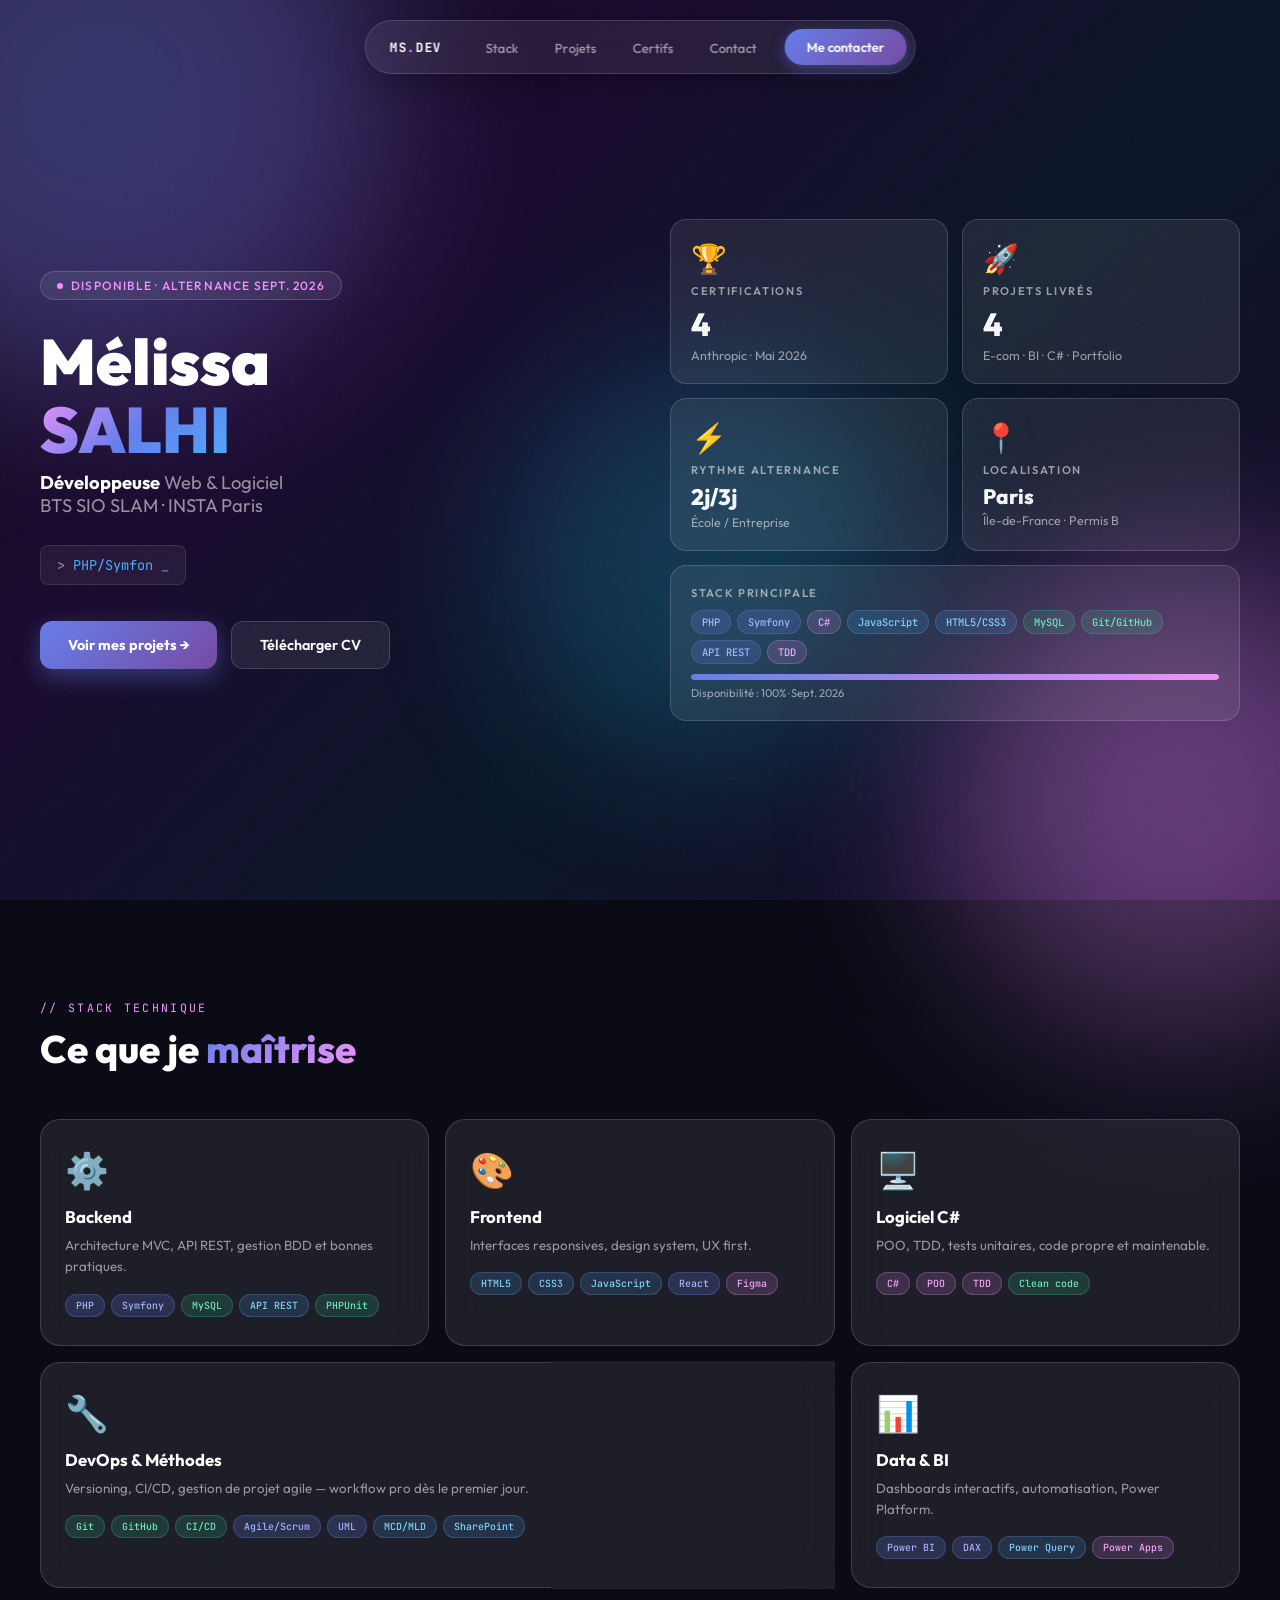
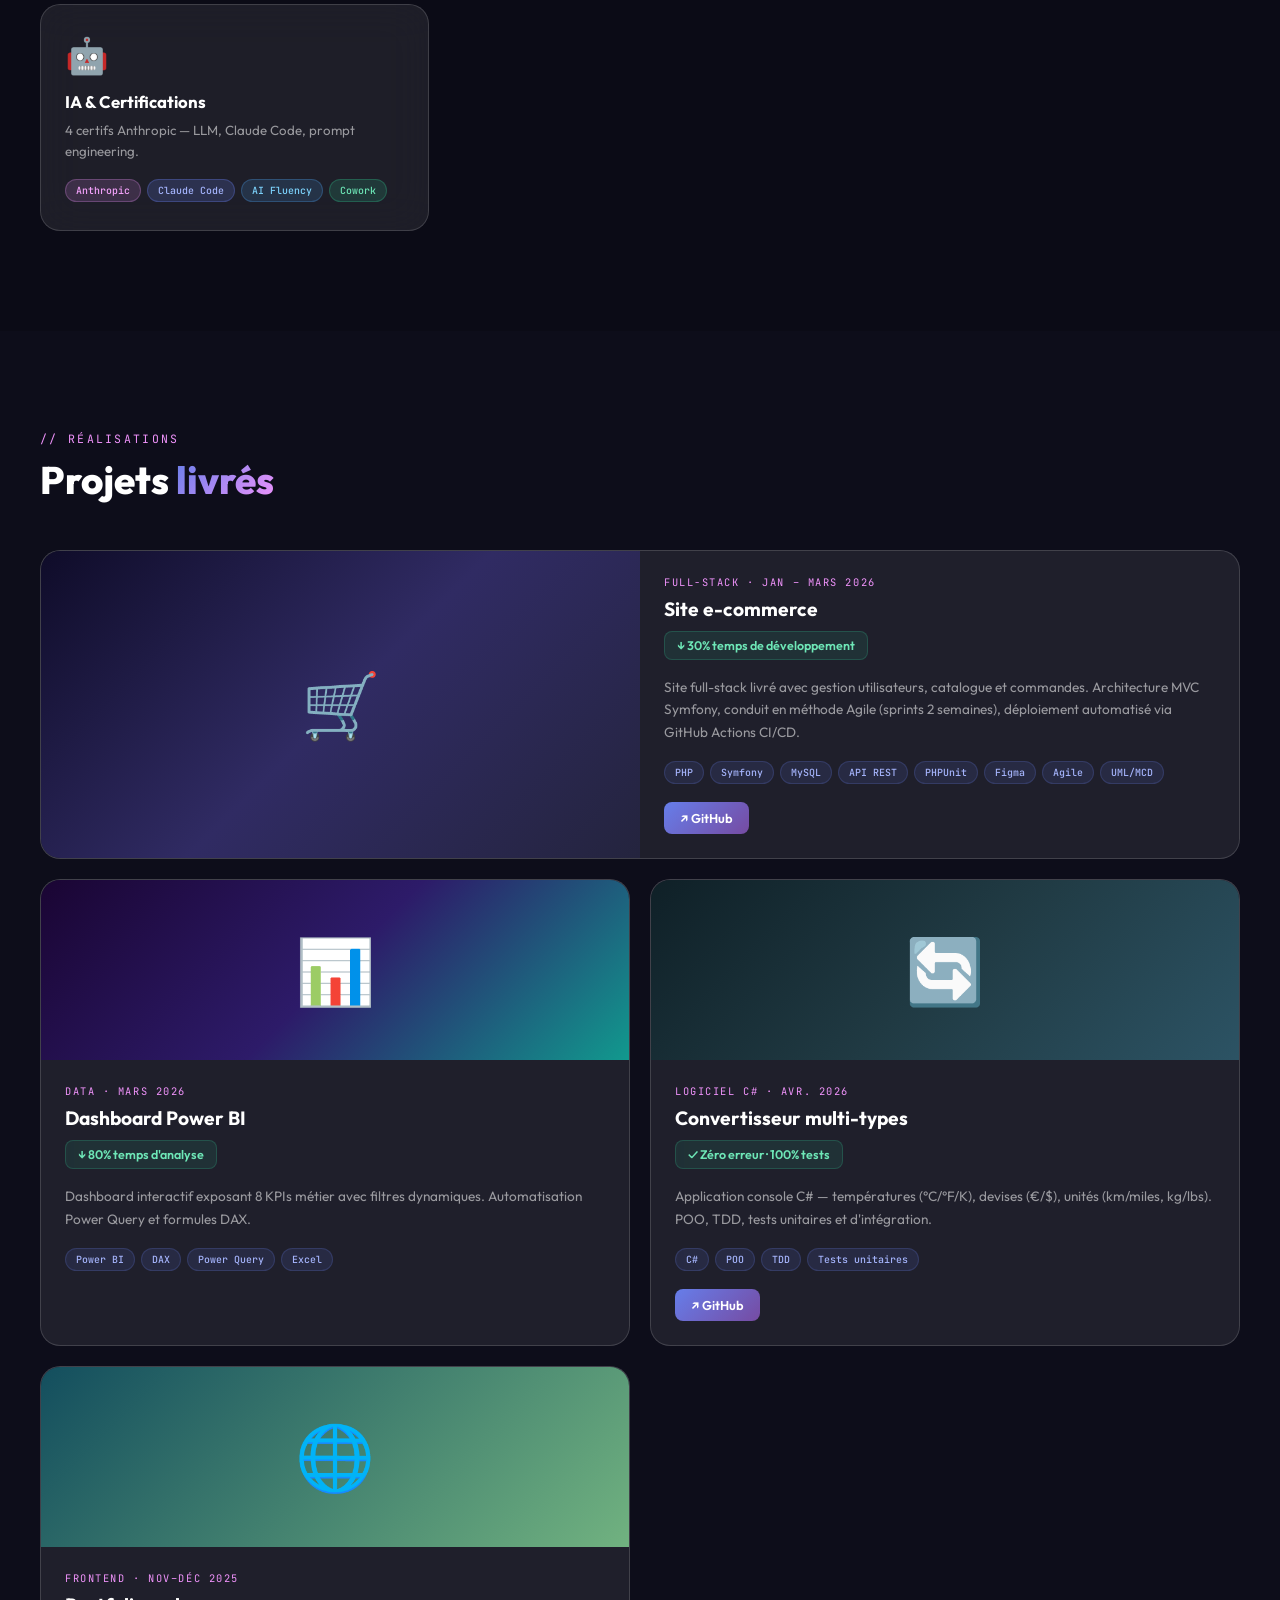
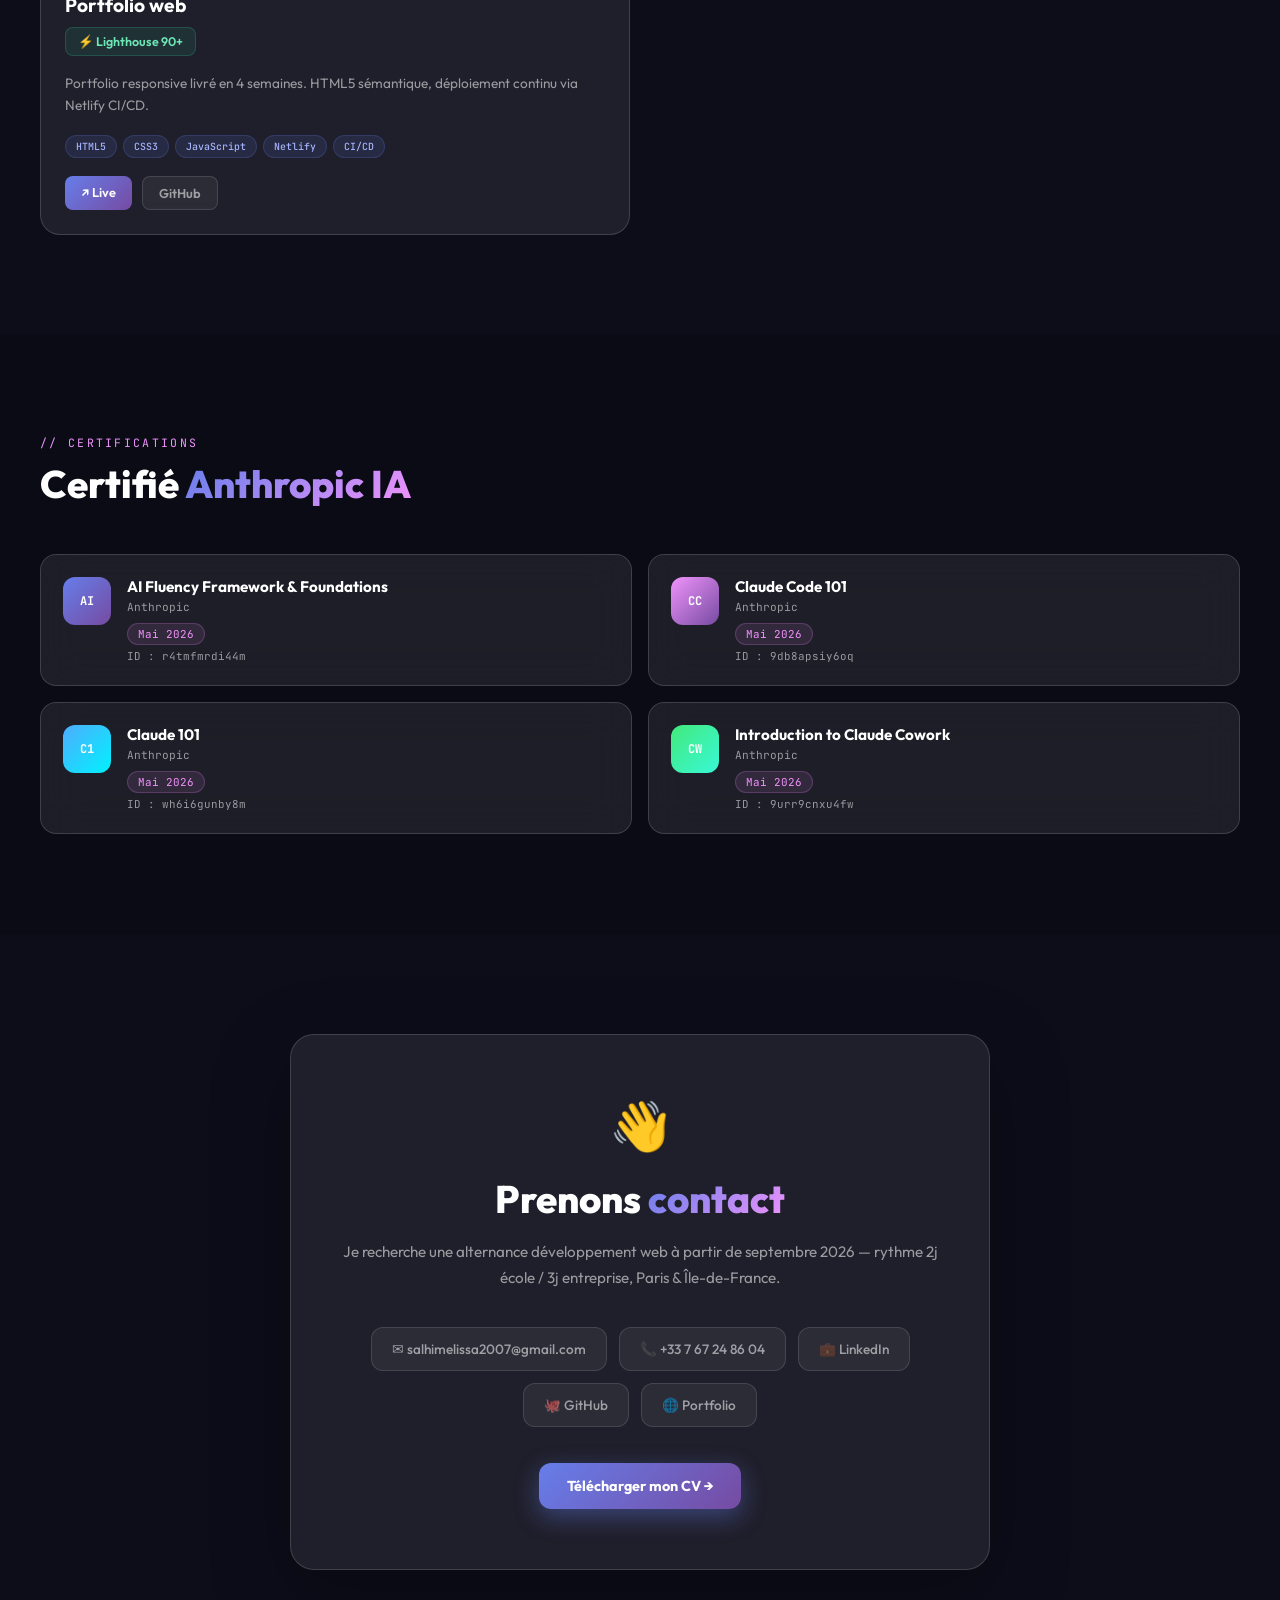
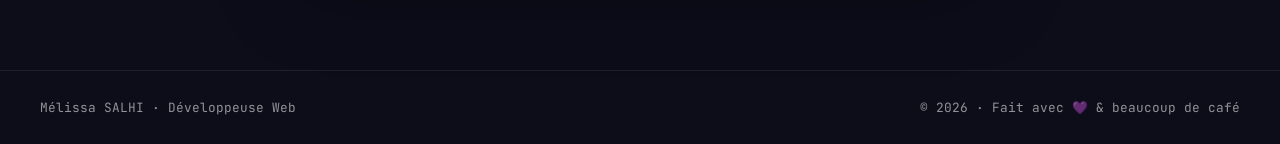
<file: LandingPage.html>
<!DOCTYPE html>
<html lang="fr">
<head>
  <meta charset="UTF-8">
  <meta name="viewport" content="width=device-width, initial-scale=1.0">
  <title>Mélissa SALHI — Portfolio</title>
  <link rel="preconnect" href="https://fonts.googleapis.com">
  <link href="https://fonts.googleapis.com/css2?family=Outfit:wght@300;400;500;600;700;800;900&family=JetBrains+Mono:wght@400;500;700&display=swap" rel="stylesheet">
  <style>
    :root {
      --p1: #667eea; --p2: #764ba2; --p3: #f093fb;
      --p4: #4facfe; --p5: #00f2fe;
      --glass: rgba(255,255,255,0.08);
      --glass-border: rgba(255,255,255,0.15);
      --glass-hover: rgba(255,255,255,0.14);
      --text: #ffffff;
      --muted: rgba(255,255,255,0.55);
      --dark: rgba(0,0,0,0.25);
    }

    *, *::before, *::after { box-sizing: border-box; margin: 0; padding: 0; }
    html { scroll-behavior: smooth; }

    body {
      font-family: 'Outfit', sans-serif;
      min-height: 100vh;
      color: var(--text);
      overflow-x: hidden;
      background: #0d0d1a;
    }

    /* ── GRADIENT BG ANIMATED ── */
    .bg-gradient {
      position: fixed; inset: 0; z-index: 0;
      background: linear-gradient(135deg, #0d0d1a 0%, #1a0a2e 30%, #0a1628 60%, #1a0828 100%);
    }
    .orb {
      position: fixed; border-radius: 50%;
      filter: blur(80px); opacity: 0.4;
      pointer-events: none; z-index: 0;
      animation: float 8s ease-in-out infinite;
    }
    .orb1 { width: 600px; height: 600px; top: -200px; left: -200px; background: radial-gradient(circle, #667eea, #764ba2); animation-delay: 0s; }
    .orb2 { width: 500px; height: 500px; bottom: -150px; right: -150px; background: radial-gradient(circle, #f093fb, #764ba2); animation-delay: -3s; }
    .orb3 { width: 400px; height: 400px; top: 40%; left: 40%; background: radial-gradient(circle, #4facfe, #00f2fe); animation-delay: -5s; opacity: 0.2; }
    @keyframes float {
      0%,100% { transform: translate(0,0) scale(1); }
      33% { transform: translate(30px,-30px) scale(1.05); }
      66% { transform: translate(-20px,20px) scale(0.97); }
    }

    /* ── NOISE OVERLAY ── */
    .noise {
      position: fixed; inset: 0; z-index: 1; pointer-events: none;
      background-image: url("data:image/svg+xml,%3Csvg viewBox='0 0 256 256' xmlns='http://www.w3.org/2000/svg'%3E%3Cfilter id='noise'%3E%3CfeTurbulence type='fractalNoise' baseFrequency='0.9' numOctaves='4' stitchTiles='stitch'/%3E%3C/filter%3E%3Crect width='100%25' height='100%25' filter='url(%23noise)' opacity='0.04'/%3E%3C/svg%3E");
      opacity: 0.5;
    }

    /* ── NAV ── */
    nav {
      position: fixed; top: 20px; left: 50%; transform: translateX(-50%);
      z-index: 100; display: flex; align-items: center; gap: 0;
      background: rgba(255,255,255,0.07);
      border: 1px solid var(--glass-border);
      border-radius: 50px; padding: 8px 8px 8px 24px;
      backdrop-filter: blur(20px);
      box-shadow: 0 8px 32px rgba(0,0,0,0.3);
      transition: all 0.3s;
    }
    .nav-brand {
      font-family: 'JetBrains Mono', monospace;
      font-size: 0.8rem; font-weight: 700;
      color: white; margin-right: 28px; letter-spacing: 0.05em;
    }
    .nav-brand span { color: #f093fb; }
    .nav-links { display: flex; gap: 4px; list-style: none; }
    .nav-links a {
      padding: 8px 16px; border-radius: 50px;
      font-size: 0.82rem; font-weight: 500;
      color: var(--muted); text-decoration: none;
      transition: all 0.2s;
    }
    .nav-links a:hover, .nav-links a.active {
      background: rgba(255,255,255,0.1); color: white;
    }
    .nav-cta {
      margin-left: 12px; padding: 10px 22px;
      background: linear-gradient(135deg, var(--p1), var(--p2));
      border-radius: 50px; font-size: 0.82rem; font-weight: 600;
      color: white; text-decoration: none;
      transition: transform 0.2s, box-shadow 0.2s;
      box-shadow: 0 4px 15px rgba(102,126,234,0.4);
    }
    .nav-cta:hover { transform: translateY(-1px); box-shadow: 0 6px 20px rgba(102,126,234,0.5); }

    /* ── LAYOUT ── */
    .content { position: relative; z-index: 2; }

    /* ── HERO ── */
    #hero {
      min-height: 100vh; padding: 120px 40px 80px;
      display: flex; align-items: center;
    }
    .hero-grid {
      max-width: 1200px; margin: 0 auto;
      display: grid; grid-template-columns: 1fr 1fr;
      gap: 60px; align-items: center; width: 100%;
    }

    /* Left hero */
    .hero-badge {
      display: inline-flex; align-items: center; gap: 8px;
      background: rgba(255,255,255,0.08); border: 1px solid rgba(255,255,255,0.15);
      border-radius: 50px; padding: 6px 16px;
      font-size: 0.75rem; font-weight: 500; letter-spacing: 0.1em;
      text-transform: uppercase; color: #f093fb;
      margin-bottom: 28px;
      opacity: 0; animation: slideIn 0.6s 0.2s forwards;
    }
    .hero-badge::before { content:''; width:6px; height:6px; border-radius:50%; background:#f093fb; animation: pulse 2s infinite; }
    @keyframes pulse { 0%,100%{opacity:1;transform:scale(1)} 50%{opacity:0.5;transform:scale(1.4)} }
    @keyframes slideIn { from{opacity:0;transform:translateY(20px)} to{opacity:1;transform:none} }

    .hero-name {
      font-size: clamp(2.8rem, 5vw, 4.8rem);
      font-weight: 900; line-height: 1.05;
      margin-bottom: 8px;
      opacity: 0; animation: slideIn 0.6s 0.35s forwards;
    }
    .hero-name .line2 {
      background: linear-gradient(135deg, #f093fb, #667eea, #4facfe);
      -webkit-background-clip: text; -webkit-text-fill-color: transparent;
      background-clip: text;
    }
    .hero-title {
      font-size: 1.15rem; font-weight: 400; color: var(--muted);
      margin-bottom: 28px;
      opacity: 0; animation: slideIn 0.6s 0.5s forwards;
    }
    .hero-title strong { color: white; }
    .typed-wrap {
      display: inline-flex; align-items: center; gap: 8px;
      background: rgba(255,255,255,0.06); border: 1px solid rgba(255,255,255,0.1);
      border-radius: 8px; padding: 10px 16px;
      font-family: 'JetBrains Mono', monospace; font-size: 0.85rem;
      margin-bottom: 36px; color: #4facfe;
      opacity: 0; animation: slideIn 0.6s 0.65s forwards;
    }
    .typed-wrap::before { content: '> '; color: var(--muted); }
    .cursor-blink { animation: blink 1s infinite; }
    @keyframes blink { 0%,100%{opacity:1} 50%{opacity:0} }

    .hero-btns {
      display: flex; gap: 14px; flex-wrap: wrap;
      opacity: 0; animation: slideIn 0.6s 0.8s forwards;
    }
    .btn-glow {
      display: inline-flex; align-items: center; gap: 8px;
      background: linear-gradient(135deg, #667eea, #764ba2);
      color: white; padding: 14px 28px; border-radius: 12px;
      font-weight: 700; font-size: 0.9rem; text-decoration: none;
      box-shadow: 0 8px 24px rgba(102,126,234,0.4);
      transition: transform 0.2s, box-shadow 0.2s;
    }
    .btn-glow:hover { transform: translateY(-2px); box-shadow: 0 12px 32px rgba(102,126,234,0.6); }
    .btn-ghost {
      display: inline-flex; align-items: center; gap: 8px;
      background: var(--glass); border: 1px solid var(--glass-border);
      backdrop-filter: blur(10px);
      color: white; padding: 14px 28px; border-radius: 12px;
      font-weight: 600; font-size: 0.9rem; text-decoration: none;
      transition: background 0.2s, border-color 0.2s;
    }
    .btn-ghost:hover { background: var(--glass-hover); border-color: rgba(255,255,255,0.3); }

    /* Right hero — Dashboard */
    .dashboard {
      display: grid;
      grid-template-columns: 1fr 1fr;
      grid-template-rows: auto auto auto;
      gap: 14px;
      opacity: 0; animation: slideIn 0.7s 0.4s forwards;
    }
    .glass-card {
      background: var(--glass);
      border: 1px solid var(--glass-border);
      border-radius: 16px;
      backdrop-filter: blur(20px);
      padding: 20px;
      transition: background 0.3s, transform 0.3s, box-shadow 0.3s;
    }
    .glass-card:hover {
      background: var(--glass-hover);
      transform: translateY(-3px);
      box-shadow: 0 16px 40px rgba(0,0,0,0.3);
    }
    .card-label {
      font-size: 0.7rem; font-weight: 600; letter-spacing: 0.15em;
      text-transform: uppercase; color: var(--muted); margin-bottom: 6px;
    }
    .card-value {
      font-size: 2rem; font-weight: 800;
      background: linear-gradient(135deg, white, rgba(255,255,255,0.7));
      -webkit-background-clip: text; -webkit-text-fill-color: transparent;
      background-clip: text;
    }
    .card-sub { font-size: 0.78rem; color: var(--muted); margin-top: 4px; }
    .card-icon { font-size: 1.8rem; margin-bottom: 8px; }

    .card-wide { grid-column: span 2; }
    .card-stack { display: flex; flex-wrap: wrap; gap: 6px; margin-top: 10px; }
    .stack-pill {
      font-family: 'JetBrains Mono', monospace;
      font-size: 0.65rem; padding: 4px 10px;
      border-radius: 50px;
      font-weight: 500;
    }
    .pill-purple { background: rgba(102,126,234,0.2); border: 1px solid rgba(102,126,234,0.3); color: #a5b4fc; }
    .pill-pink { background: rgba(240,147,251,0.15); border: 1px solid rgba(240,147,251,0.25); color: #f5a3fc; }
    .pill-blue { background: rgba(79,172,254,0.15); border: 1px solid rgba(79,172,254,0.25); color: #7dd3fc; }
    .pill-green { background: rgba(52,211,153,0.15); border: 1px solid rgba(52,211,153,0.25); color: #6ee7b7; }

    .availability-bar {
      height: 6px; border-radius: 3px; margin-top: 10px;
      background: rgba(255,255,255,0.1); overflow: hidden;
    }
    .availability-fill {
      height: 100%; border-radius: 3px;
      background: linear-gradient(90deg, #667eea, #f093fb);
      width: 0; transition: width 1.5s ease 1s;
    }

    /* ── SECTIONS ── */
    section { padding: 100px 40px; }
    .section-wrap { max-width: 1200px; margin: 0 auto; }
    .section-eyebrow {
      font-family: 'JetBrains Mono', monospace;
      font-size: 0.72rem; letter-spacing: 0.2em;
      text-transform: uppercase; color: #f093fb;
      margin-bottom: 12px;
    }
    .section-h {
      font-size: clamp(2rem, 3vw, 2.8rem); font-weight: 800;
      margin-bottom: 48px; line-height: 1.15;
    }
    .section-h em {
      background: linear-gradient(135deg, #667eea, #f093fb);
      -webkit-background-clip: text; -webkit-text-fill-color: transparent;
      background-clip: text; font-style: normal;
    }

    /* ── SKILLS ── */
    #skills { background: rgba(0,0,0,0.15); }
    .skills-bento {
      display: grid;
      grid-template-columns: repeat(3, 1fr);
      gap: 16px;
    }
    .skill-tile {
      background: var(--glass); border: 1px solid var(--glass-border);
      border-radius: 20px; padding: 28px 24px;
      backdrop-filter: blur(20px);
      transition: all 0.3s; position: relative; overflow: hidden;
    }
    .skill-tile::after {
      content: '';
      position: absolute; top: 0; left: 0; right: 0; height: 2px;
      background: linear-gradient(90deg, var(--p1), var(--p3));
      transform: scaleX(0); transform-origin: left;
      transition: transform 0.4s;
    }
    .skill-tile:hover::after { transform: scaleX(1); }
    .skill-tile:hover {
      background: var(--glass-hover); transform: translateY(-4px);
      box-shadow: 0 20px 50px rgba(0,0,0,0.35);
    }
    .skill-tile.wide { grid-column: span 2; }
    .tile-emoji { font-size: 2.2rem; margin-bottom: 14px; display: block; }
    .tile-name { font-size: 1.05rem; font-weight: 700; margin-bottom: 8px; }
    .tile-desc { font-size: 0.83rem; color: var(--muted); line-height: 1.6; margin-bottom: 16px; }
    .tile-pills { display: flex; flex-wrap: wrap; gap: 6px; }
    .tp {
      font-family: 'JetBrains Mono', monospace;
      font-size: 0.62rem; padding: 4px 10px; border-radius: 50px;
      font-weight: 500;
    }

    /* ── PROJETS ── */
    #projets {}
    .projects-grid {
      display: grid; grid-template-columns: repeat(2, 1fr); gap: 20px;
    }
    .proj-card {
      background: var(--glass); border: 1px solid var(--glass-border);
      border-radius: 20px; overflow: hidden; backdrop-filter: blur(20px);
      transition: transform 0.3s, box-shadow 0.3s;
    }
    .proj-card:hover {
      transform: translateY(-5px);
      box-shadow: 0 24px 60px rgba(0,0,0,0.4);
    }
    .proj-card.featured { grid-column: span 2; display: grid; grid-template-columns: 1fr 1fr; }
    .proj-thumb {
      min-height: 180px; display: flex; align-items: center;
      justify-content: center; font-size: 4rem; position: relative;
      overflow: hidden;
    }
    .proj-thumb .grad { position: absolute; inset: 0; }
    .proj-thumb .icon { position: relative; z-index: 1; }
    .proj-body { padding: 24px; }
    .proj-type {
      font-family: 'JetBrains Mono', monospace;
      font-size: 0.65rem; letter-spacing: 0.15em; text-transform: uppercase;
      color: #f093fb; margin-bottom: 8px;
    }
    .proj-name { font-size: 1.2rem; font-weight: 700; margin-bottom: 10px; }
    .proj-desc { font-size: 0.85rem; color: var(--muted); line-height: 1.65; margin-bottom: 18px; }
    .proj-result {
      display: inline-flex; align-items: center; gap: 6px;
      background: rgba(52,211,153,0.1); border: 1px solid rgba(52,211,153,0.2);
      color: #6ee7b7; border-radius: 8px; padding: 6px 12px;
      font-size: 0.78rem; font-weight: 600; margin-bottom: 16px;
    }
    .proj-stack { display: flex; flex-wrap: wrap; gap: 6px; margin-bottom: 18px; }
    .ps {
      font-family: 'JetBrains Mono', monospace;
      font-size: 0.62rem; padding: 4px 10px; border-radius: 50px;
      background: rgba(102,126,234,0.12); border: 1px solid rgba(102,126,234,0.2);
      color: #a5b4fc; font-weight: 500;
    }
    .proj-links { display: flex; gap: 10px; }
    .pl {
      padding: 8px 16px; border-radius: 8px; font-size: 0.8rem; font-weight: 600;
      text-decoration: none; transition: all 0.2s;
    }
    .pl.primary {
      background: linear-gradient(135deg, #667eea, #764ba2); color: white;
    }
    .pl.secondary {
      background: rgba(255,255,255,0.06); border: 1px solid rgba(255,255,255,0.12);
      color: var(--muted);
    }
    .pl:hover { transform: translateY(-1px); }

    /* ── CERTIFICATIONS ── */
    #certifications { background: rgba(0,0,0,0.15); }
    .certif-grid { display: grid; grid-template-columns: repeat(2,1fr); gap: 16px; }
    .certif-card {
      background: var(--glass); border: 1px solid var(--glass-border);
      border-radius: 16px; padding: 22px; backdrop-filter: blur(20px);
      display: flex; gap: 16px; align-items: flex-start;
      transition: all 0.3s;
    }
    .certif-card:hover {
      background: var(--glass-hover); transform: translateY(-2px);
      box-shadow: 0 12px 30px rgba(0,0,0,0.3);
    }
    .certif-badge {
      width: 48px; height: 48px; border-radius: 12px;
      display: flex; align-items: center; justify-content: center;
      font-family: 'JetBrains Mono', monospace; font-size: 0.75rem;
      font-weight: 700; color: white; flex-shrink: 0;
    }
    .certif-info {}
    .certif-name { font-size: 0.95rem; font-weight: 700; margin-bottom: 4px; }
    .certif-issuer {
      font-family: 'JetBrains Mono', monospace;
      font-size: 0.7rem; color: var(--muted); margin-bottom: 8px;
    }
    .certif-date {
      display: inline-block; font-size: 0.68rem; padding: 3px 10px;
      border-radius: 50px; font-family: 'JetBrains Mono', monospace;
      background: rgba(240,147,251,0.1); border: 1px solid rgba(240,147,251,0.2);
      color: #f093fb;
    }
    .certif-id { font-size: 0.68rem; color: var(--muted); margin-top: 4px; font-family: 'JetBrains Mono', monospace; }

    /* ── CONTACT ── */
    #contact { text-align: center; }
    .contact-card {
      background: var(--glass); border: 1px solid var(--glass-border);
      border-radius: 24px; padding: 60px 48px; backdrop-filter: blur(20px);
      max-width: 700px; margin: 0 auto;
      box-shadow: 0 24px 80px rgba(0,0,0,0.3);
    }
    .contact-emoji { font-size: 3rem; margin-bottom: 20px; display: block; }
    .contact-title { font-size: clamp(1.8rem, 3vw, 2.4rem); font-weight: 800; margin-bottom: 16px; }
    .contact-title em {
      background: linear-gradient(135deg, #667eea, #f093fb);
      -webkit-background-clip: text; -webkit-text-fill-color: transparent;
      background-clip: text; font-style: normal;
    }
    .contact-sub { color: var(--muted); line-height: 1.7; margin-bottom: 36px; font-size: 0.95rem; }
    .contact-links { display: flex; flex-wrap: wrap; gap: 12px; justify-content: center; margin-bottom: 36px; }
    .cl {
      display: flex; align-items: center; gap: 8px;
      background: rgba(255,255,255,0.06); border: 1px solid rgba(255,255,255,0.12);
      border-radius: 12px; padding: 12px 20px;
      color: var(--muted); text-decoration: none; font-size: 0.85rem;
      transition: all 0.2s; font-weight: 500;
    }
    .cl:hover { background: rgba(255,255,255,0.1); color: white; border-color: rgba(255,255,255,0.25); transform: translateY(-2px); }

    /* ── FOOTER ── */
    footer {
      position: relative; z-index: 2;
      padding: 28px 40px;
      border-top: 1px solid rgba(255,255,255,0.08);
      display: flex; justify-content: space-between; align-items: center;
      font-size: 0.8rem; color: var(--muted);
    }
    footer span { font-family: 'JetBrains Mono', monospace; }

    /* ── SCROLL REVEAL ── */
    .reveal { opacity: 0; transform: translateY(28px); transition: opacity 0.7s ease, transform 0.7s ease; }
    .reveal.visible { opacity: 1; transform: none; }

    /* ── RESPONSIVE ── */
    @media (max-width: 900px) {
      nav { top: 12px; padding: 8px 8px 8px 18px; }
      .nav-links { display: none; }
      #hero { padding: 100px 20px 60px; }
      .hero-grid { grid-template-columns: 1fr; gap: 48px; }
      .skills-bento { grid-template-columns: 1fr 1fr; }
      .skill-tile.wide { grid-column: span 2; }
      .projects-grid { grid-template-columns: 1fr; }
      .proj-card.featured { grid-column: span 1; grid-template-columns: 1fr; }
      .certif-grid { grid-template-columns: 1fr; }
      section { padding: 70px 20px; }
      footer { flex-direction: column; gap: 8px; text-align: center; }
    }
    @media (max-width: 600px) {
      .skills-bento { grid-template-columns: 1fr; }
      .skill-tile.wide { grid-column: span 1; }
      .dashboard { grid-template-columns: 1fr 1fr; }
    }
  </style>
</head>
<body>

  <div class="bg-gradient"></div>
  <div class="orb orb1"></div>
  <div class="orb orb2"></div>
  <div class="orb orb3"></div>
  <div class="noise"></div>

  <!-- NAV -->
  <nav>
    <div class="nav-brand">MS<span>.</span>DEV</div>
    <ul class="nav-links">
      <li><a href="#skills">Stack</a></li>
      <li><a href="#projets">Projets</a></li>
      <li><a href="#certifications">Certifs</a></li>
      <li><a href="#contact">Contact</a></li>
    </ul>
    <a href="#contact" class="nav-cta">Me contacter</a>
  </nav>

  <div class="content">

    <!-- HERO -->
    <section id="hero">
      <div class="hero-grid">
        <!-- Left -->
        <div>
          <div class="hero-badge">Disponible · Alternance sept. 2026</div>
          <h1 class="hero-name">
            Mélissa<br>
            <span class="line2">SALHI</span>
          </h1>
          <p class="hero-title">
            <strong>Développeuse</strong> Web & Logiciel<br>
            BTS SIO SLAM · INSTA Paris
          </p>
          <div class="typed-wrap">
            <span id="typed">PHP/Symfony</span><span class="cursor-blink">_</span>
          </div>
          <div class="hero-btns">
            <a href="#projets" class="btn-glow">Voir mes projets →</a>
            <a href="./CV_Melissa_SALHI_Dev_Final.docx" class="btn-ghost">Télécharger CV</a>
          </div>
        </div>

        <!-- Right — Dashboard cards -->
        <div class="dashboard">
          <div class="glass-card">
            <div class="card-icon">🏆</div>
            <div class="card-label">Certifications</div>
            <div class="card-value" data-target="4">0</div>
            <div class="card-sub">Anthropic · Mai 2026</div>
          </div>
          <div class="glass-card">
            <div class="card-icon">🚀</div>
            <div class="card-label">Projets livrés</div>
            <div class="card-value" data-target="4">0</div>
            <div class="card-sub">E-com · BI · C# · Portfolio</div>
          </div>
          <div class="glass-card">
            <div class="card-icon">⚡</div>
            <div class="card-label">Rythme alternance</div>
            <div class="card-value" style="font-size:1.4rem">2j/3j</div>
            <div class="card-sub">École / Entreprise</div>
          </div>
          <div class="glass-card">
            <div class="card-icon">📍</div>
            <div class="card-label">Localisation</div>
            <div class="card-value" style="font-size:1.3rem">Paris</div>
            <div class="card-sub">Île-de-France · Permis B</div>
          </div>
          <div class="glass-card card-wide">
            <div class="card-label">Stack principale</div>
            <div class="card-stack">
              <span class="stack-pill pill-purple">PHP</span>
              <span class="stack-pill pill-purple">Symfony</span>
              <span class="stack-pill pill-pink">C#</span>
              <span class="stack-pill pill-blue">JavaScript</span>
              <span class="stack-pill pill-blue">HTML5/CSS3</span>
              <span class="stack-pill pill-green">MySQL</span>
              <span class="stack-pill pill-green">Git/GitHub</span>
              <span class="stack-pill pill-purple">API REST</span>
              <span class="stack-pill pill-pink">TDD</span>
            </div>
            <div class="availability-bar">
              <div class="availability-fill" id="avail-bar"></div>
            </div>
            <div style="font-size:0.7rem;color:var(--muted);margin-top:6px">Disponibilité : 100% · Sept. 2026</div>
          </div>
        </div>
      </div>
    </section>

    <!-- SKILLS -->
    <section id="skills">
      <div class="section-wrap">
        <div class="section-eyebrow reveal">// stack technique</div>
        <h2 class="section-h reveal">Ce que je <em>maîtrise</em></h2>
        <div class="skills-bento">
          <div class="skill-tile reveal">
            <span class="tile-emoji">⚙️</span>
            <div class="tile-name">Backend</div>
            <div class="tile-desc">Architecture MVC, API REST, gestion BDD et bonnes pratiques.</div>
            <div class="tile-pills">
              <span class="tp pill-purple">PHP</span>
              <span class="tp pill-purple">Symfony</span>
              <span class="tp pill-green">MySQL</span>
              <span class="tp pill-blue">API REST</span>
              <span class="tp pill-green">PHPUnit</span>
            </div>
          </div>
          <div class="skill-tile reveal">
            <span class="tile-emoji">🎨</span>
            <div class="tile-name">Frontend</div>
            <div class="tile-desc">Interfaces responsives, design system, UX first.</div>
            <div class="tile-pills">
              <span class="tp pill-blue">HTML5</span>
              <span class="tp pill-blue">CSS3</span>
              <span class="tp pill-blue">JavaScript</span>
              <span class="tp pill-purple">React</span>
              <span class="tp pill-pink">Figma</span>
            </div>
          </div>
          <div class="skill-tile reveal">
            <span class="tile-emoji">🖥️</span>
            <div class="tile-name">Logiciel C#</div>
            <div class="tile-desc">POO, TDD, tests unitaires, code propre et maintenable.</div>
            <div class="tile-pills">
              <span class="tp pill-pink">C#</span>
              <span class="tp pill-pink">POO</span>
              <span class="tp pill-pink">TDD</span>
              <span class="tp pill-green">Clean code</span>
            </div>
          </div>
          <div class="skill-tile wide reveal">
            <span class="tile-emoji">🔧</span>
            <div class="tile-name">DevOps & Méthodes</div>
            <div class="tile-desc">Versioning, CI/CD, gestion de projet agile — workflow pro dès le premier jour.</div>
            <div class="tile-pills">
              <span class="tp pill-green">Git</span>
              <span class="tp pill-green">GitHub</span>
              <span class="tp pill-green">CI/CD</span>
              <span class="tp pill-purple">Agile/Scrum</span>
              <span class="tp pill-purple">UML</span>
              <span class="tp pill-blue">MCD/MLD</span>
              <span class="tp pill-blue">SharePoint</span>
            </div>
          </div>
          <div class="skill-tile reveal">
            <span class="tile-emoji">📊</span>
            <div class="tile-name">Data & BI</div>
            <div class="tile-desc">Dashboards interactifs, automatisation, Power Platform.</div>
            <div class="tile-pills">
              <span class="tp pill-purple">Power BI</span>
              <span class="tp pill-purple">DAX</span>
              <span class="tp pill-blue">Power Query</span>
              <span class="tp pill-pink">Power Apps</span>
            </div>
          </div>
          <div class="skill-tile reveal">
            <span class="tile-emoji">🤖</span>
            <div class="tile-name">IA & Certifications</div>
            <div class="tile-desc">4 certifs Anthropic — LLM, Claude Code, prompt engineering.</div>
            <div class="tile-pills">
              <span class="tp pill-pink">Anthropic</span>
              <span class="tp pill-purple">Claude Code</span>
              <span class="tp pill-blue">AI Fluency</span>
              <span class="tp pill-green">Cowork</span>
            </div>
          </div>
        </div>
      </div>
    </section>

    <!-- PROJETS -->
    <section id="projets">
      <div class="section-wrap">
        <div class="section-eyebrow reveal">// réalisations</div>
        <h2 class="section-h reveal">Projets <em>livrés</em></h2>
        <div class="projects-grid">

          <div class="proj-card featured reveal">
            <div class="proj-thumb">
              <div class="grad" style="background:linear-gradient(135deg,#0f0c29,#302b63,#24243e)"></div>
              <span class="icon">🛒</span>
            </div>
            <div class="proj-body">
              <div class="proj-type">Full-stack · Jan – Mars 2026</div>
              <div class="proj-name">Site e-commerce</div>
              <div class="proj-result">↓ 30% temps de développement</div>
              <p class="proj-desc">Site full-stack livré avec gestion utilisateurs, catalogue et commandes. Architecture MVC Symfony, conduit en méthode Agile (sprints 2 semaines), déploiement automatisé via GitHub Actions CI/CD.</p>
              <div class="proj-stack">
                <span class="ps">PHP</span><span class="ps">Symfony</span>
                <span class="ps">MySQL</span><span class="ps">API REST</span>
                <span class="ps">PHPUnit</span><span class="ps">Figma</span>
                <span class="ps">Agile</span><span class="ps">UML/MCD</span>
              </div>
              <div class="proj-links">
                <a href="https://github.com/melissa979" target="_blank" class="pl primary">↗ GitHub</a>
              </div>
            </div>
          </div>

          <div class="proj-card reveal">
            <div class="proj-thumb">
              <div class="grad" style="background:linear-gradient(135deg,#1a0533,#2d1b69,#11998e)"></div>
              <span class="icon">📊</span>
            </div>
            <div class="proj-body">
              <div class="proj-type">Data · Mars 2026</div>
              <div class="proj-name">Dashboard Power BI</div>
              <div class="proj-result">↓ 80% temps d'analyse</div>
              <p class="proj-desc">Dashboard interactif exposant 8 KPIs métier avec filtres dynamiques. Automatisation Power Query et formules DAX.</p>
              <div class="proj-stack">
                <span class="ps">Power BI</span><span class="ps">DAX</span>
                <span class="ps">Power Query</span><span class="ps">Excel</span>
              </div>
            </div>
          </div>

          <div class="proj-card reveal">
            <div class="proj-thumb">
              <div class="grad" style="background:linear-gradient(135deg,#0f2027,#203a43,#2c5364)"></div>
              <span class="icon">🔄</span>
            </div>
            <div class="proj-body">
              <div class="proj-type">Logiciel C# · Avr. 2026</div>
              <div class="proj-name">Convertisseur multi-types</div>
              <div class="proj-result">✓ Zéro erreur · 100% tests</div>
              <p class="proj-desc">Application console C# — températures (°C/°F/K), devises (€/$), unités (km/miles, kg/lbs). POO, TDD, tests unitaires et d'intégration.</p>
              <div class="proj-stack">
                <span class="ps">C#</span><span class="ps">POO</span>
                <span class="ps">TDD</span><span class="ps">Tests unitaires</span>
              </div>
              <div class="proj-links">
                <a href="https://github.com/melissa979" target="_blank" class="pl primary">↗ GitHub</a>
              </div>
            </div>
          </div>

          <div class="proj-card reveal">
            <div class="proj-thumb">
              <div class="grad" style="background:linear-gradient(135deg,#134e5e,#71b280)"></div>
              <span class="icon">🌐</span>
            </div>
            <div class="proj-body">
              <div class="proj-type">Frontend · Nov–Déc 2025</div>
              <div class="proj-name">Portfolio web</div>
              <div class="proj-result">⚡ Lighthouse 90+</div>
              <p class="proj-desc">Portfolio responsive livré en 4 semaines. HTML5 sémantique, déploiement continu via Netlify CI/CD.</p>
              <div class="proj-stack">
                <span class="ps">HTML5</span><span class="ps">CSS3</span>
                <span class="ps">JavaScript</span><span class="ps">Netlify</span><span class="ps">CI/CD</span>
              </div>
              <div class="proj-links">
                <a href="https://cozy-arithmetic-4ee0dd.netlify.app/" target="_blank" class="pl primary">↗ Live</a>
                <a href="https://github.com/melissa979" target="_blank" class="pl secondary">GitHub</a>
              </div>
            </div>
          </div>

        </div>
      </div>
    </section>

    <!-- CERTIFICATIONS -->
    <section id="certifications">
      <div class="section-wrap">
        <div class="section-eyebrow reveal">// certifications</div>
        <h2 class="section-h reveal">Certifié <em>Anthropic IA</em></h2>
        <div class="certif-grid">
          <div class="certif-card reveal">
            <div class="certif-badge" style="background:linear-gradient(135deg,#667eea,#764ba2)">AI</div>
            <div class="certif-info">
              <div class="certif-name">AI Fluency Framework & Foundations</div>
              <div class="certif-issuer">Anthropic</div>
              <span class="certif-date">Mai 2026</span>
              <div class="certif-id">ID : r4tmfmrdi44m</div>
            </div>
          </div>
          <div class="certif-card reveal">
            <div class="certif-badge" style="background:linear-gradient(135deg,#f093fb,#764ba2)">CC</div>
            <div class="certif-info">
              <div class="certif-name">Claude Code 101</div>
              <div class="certif-issuer">Anthropic</div>
              <span class="certif-date">Mai 2026</span>
              <div class="certif-id">ID : 9db8apsiy6oq</div>
            </div>
          </div>
          <div class="certif-card reveal">
            <div class="certif-badge" style="background:linear-gradient(135deg,#4facfe,#00f2fe)">C1</div>
            <div class="certif-info">
              <div class="certif-name">Claude 101</div>
              <div class="certif-issuer">Anthropic</div>
              <span class="certif-date">Mai 2026</span>
              <div class="certif-id">ID : wh6i6gunby8m</div>
            </div>
          </div>
          <div class="certif-card reveal">
            <div class="certif-badge" style="background:linear-gradient(135deg,#43e97b,#38f9d7)">CW</div>
            <div class="certif-info">
              <div class="certif-name">Introduction to Claude Cowork</div>
              <div class="certif-issuer">Anthropic</div>
              <span class="certif-date">Mai 2026</span>
              <div class="certif-id">ID : 9urr9cnxu4fw</div>
            </div>
          </div>
        </div>
      </div>
    </section>

    <!-- CONTACT -->
    <section id="contact">
      <div class="section-wrap">
        <div class="contact-card reveal">
          <span class="contact-emoji">👋</span>
          <h2 class="contact-title">Prenons <em>contact</em></h2>
          <p class="contact-sub">
            Je recherche une alternance développement web à partir de septembre 2026 —
            rythme 2j école / 3j entreprise, Paris & Île-de-France.
          </p>
          <div class="contact-links">
            <a href="mailto:salhimelissa2007@gmail.com" class="cl">✉ salhimelissa2007@gmail.com</a>
            <a href="tel:+33767248604" class="cl">📞 +33 7 67 24 86 04</a>
            <a href="https://www.linkedin.com/in/mélissa-salhi-9a3229397" target="_blank" class="cl">💼 LinkedIn</a>
            <a href="https://github.com/melissa979" target="_blank" class="cl">🐙 GitHub</a>
            <a href="https://cozy-arithmetic-4ee0dd.netlify.app/" target="_blank" class="cl">🌐 Portfolio</a>
          </div>
          <a href="./CV_Melissa_SALHI_Dev_Final.docx" class="btn-glow" style="display:inline-flex">
            Télécharger mon CV →
          </a>
        </div>
      </div>
    </section>

  </div>

  <!-- FOOTER -->
  <footer>
    <span>Mélissa SALHI · Développeuse Web</span>
    <span>© 2026 · Fait avec 💜 & beaucoup de café</span>
  </footer>

  <script>
    // ── TYPED ──
    const words = ['PHP/Symfony', 'C# & TDD', 'JavaScript', 'Full-Stack', 'Power BI'];
    let wi=0, ci=0, del=false;
    const el = document.getElementById('typed');
    function type(){
      const w=words[wi];
      if(!del){ el.textContent=w.slice(0,++ci); if(ci===w.length){del=true;setTimeout(type,1800);return;} }
      else{ el.textContent=w.slice(0,--ci); if(ci===0){del=false;wi=(wi+1)%words.length;} }
      setTimeout(type, del?55:95);
    }
    type();

    // ── COUNTERS ──
    function animCount(el){
      const t=+el.dataset.target; let c=0;
      const iv=setInterval(()=>{ c=Math.min(c+1,t); el.textContent=c; if(c>=t)clearInterval(iv); },80);
    }
    const cObs=new IntersectionObserver(entries=>{
      entries.forEach(e=>{ if(e.isIntersecting){ animCount(e.target); cObs.unobserve(e.target); } });
    },{threshold:0.5});
    document.querySelectorAll('[data-target]').forEach(c=>cObs.observe(c));

    // ── AVAILABILITY BAR ──
    setTimeout(()=>{ const b=document.getElementById('avail-bar'); if(b) b.style.width='100%'; },1200);

    // ── SCROLL REVEAL ──
    const rObs=new IntersectionObserver(entries=>{
      entries.forEach((e,i)=>{
        if(e.isIntersecting){
          e.target.style.transitionDelay=`${(i%4)*0.1}s`;
          e.target.classList.add('visible');
          rObs.unobserve(e.target);
        }
      });
    },{threshold:0.08});
    document.querySelectorAll('.reveal').forEach(e=>rObs.observe(e));

    // ── NAV ACTIVE ──
    const sections=document.querySelectorAll('section[id]');
    const navLinks=document.querySelectorAll('.nav-links a');
    window.addEventListener('scroll',()=>{
      let cur='';
      sections.forEach(s=>{ if(scrollY>=s.offsetTop-200) cur=s.id; });
      navLinks.forEach(a=>{ a.classList.toggle('active', a.getAttribute('href')==='#'+cur); });
    });
  </script>
</body>
</html>
</file>
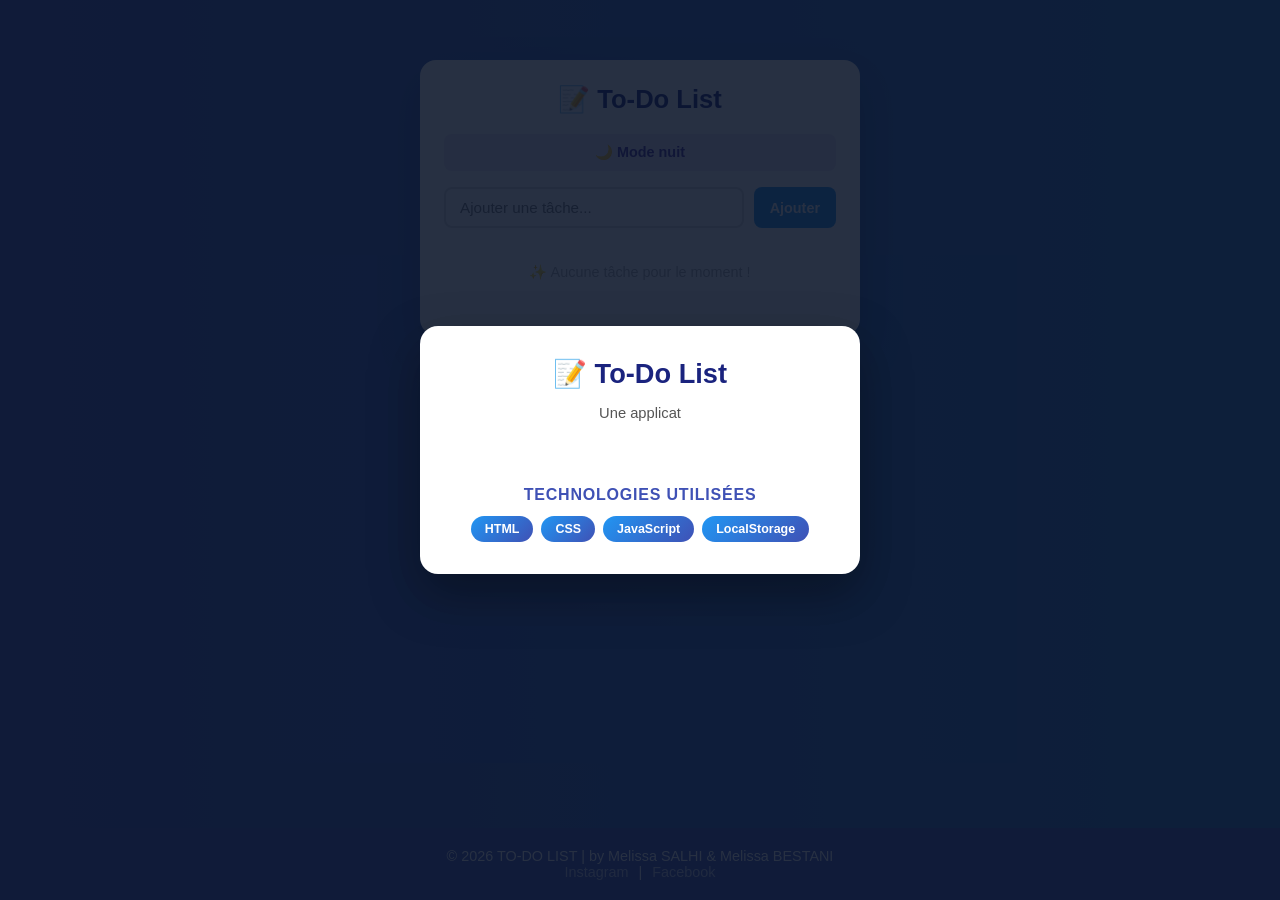
<file: webapp.html>
<!DOCTYPE html>
<html lang="fr">
<head>
    <meta charset="UTF-8">
    <meta name="viewport" content="width=device-width, initial-scale=1.0">
    <title>To-Do List — Melissa</title>
    <link rel="stylesheet" href="webapp.css">
</head>
<body>

<div class="background"></div>

<div class="container">
    <h1>📝 To-Do List</h1>
    <button class="toggle-theme" onclick="toggleTheme()">🌙 Mode nuit</button>

    <div class="input-box">
        <input type="text" id="taskInput" placeholder="Ajouter une tâche...">
        <button onclick="addTask()">Ajouter</button>
    </div>

    <div class="task-stats" id="task-stats"></div>

    <ul id="taskList"></ul>

    <button class="btn-clear-all" id="btn-clear" onclick="clearAll()" style="display:none">
        🗑️ Tout supprimer
    </button>
</div>

<!-- PRESENTATION OVERLAY -->
<div id="intro-overlay">
    <div class="intro-card">
        <h2 id="intro-title"></h2>
        <p id="intro-desc"></p>
        <p class="tech-title">Technologies utilisées</p>
        <div class="badges">
            <span>HTML</span>
            <span>CSS</span>
            <span>JavaScript</span>
            <span>LocalStorage</span>
        </div>
    </div>
</div>

<footer>
    <p>&copy; 2026 TO-DO LIST | by Melissa SALHI &amp; Melissa BESTANI</p>
    <div class="social">
        <a href="#">Instagram</a> | <a href="#">Facebook</a>
    </div>
</footer>

<script src="webapp.js"></script>
</body>
</html>
</file>
<file: style/styles.css>
/* Estilos básicos - Go Live Server */
body {
    font-family: 'Segoe UI', Tahoma, Geneva, Verdana, sans-serif;
    margin: 0;
    padding: 20px;
    line-height: 1.6;
    background-color: #f5f5f5;
}

h1 {
    color: #333;
    border-bottom: 2px solid #007acc;
    padding-bottom: 10px;
}
</file>
<file: finaly.css>
/* ==========================================
   PORTFOLIO MELISSA SALHI - ULTRA PREMIUM CSS
   Design futuriste avec effets 3D avancés
   ========================================== */

/* ========== IMPORT FONTS ========== */
@import url('https://fonts.googleapis.com/css2?family=Poppins:wght@300;400;500;600;700;800&family=Orbitron:wght@400;500;600;700;900&display=swap');

/* ========== VARIABLES PREMIUM ========== */
:root {
    --bg-color: #000000;
    --second-bg-color: #0d0d0d;
    --text-color: #ffffff;
    --main-color: #00ffff;
    --accent-color: #ff00ff;
    --secondary-accent: #ffff00;
    --gradient-1: linear-gradient(135deg, #00ffff 0%, #00ccff 50%, #0099ff 100%);
    --gradient-2: linear-gradient(135deg, #ff00ff 0%, #cc00ff 50%, #9900ff 100%);
    --gradient-3: linear-gradient(135deg, #ffff00 0%, #ffcc00 50%, #ff9900 100%);
    --gradient-mix: linear-gradient(135deg, #00ffff 0%, #ff00ff 50%, #ffff00 100%);
    --neon-glow: 0 0 5px #00ffff, 0 0 10px #00ffff, 0 0 20px #00ffff, 0 0 40px #00ffff;
    --neon-glow-pink: 0 0 5px #ff00ff, 0 0 10px #ff00ff, 0 0 20px #ff00ff, 0 0 40px #ff00ff;
}

/* ========== RESET & BASE ========== */
* {
    margin: 0;
    padding: 0;
    box-sizing: border-box;
    scroll-behavior: auto;
}

/* [RESPONSIVE] Rien ne doit dépasser horizontalement de l'écran */
html,
body {
    max-width: 100%;
    overflow-x: clip; /* "clip" bloque le défilement horizontal sans casser le scroll */
}

section {
    overflow-x: clip; /* coupe les halos décoratifs de 500 à 800px */
}

img {
    max-width: 100%;
}

body {
    font-family: 'Poppins', sans-serif;
    background: var(--bg-color);
    color: var(--text-color);
    overflow-x: hidden;
    position: relative;
}

/* ========== PARTICULES ANIMÉES EN FOND ========== */
body::before {
    content: '';
    position: fixed;
    top: 0;
    left: 0;
    width: 100%;
    height: 100%;
    background: 
        radial-gradient(circle at 10% 20%, rgba(0, 255, 255, 0.15) 0%, transparent 40%),
        radial-gradient(circle at 90% 30%, rgba(255, 0, 255, 0.15) 0%, transparent 40%),
        radial-gradient(circle at 50% 80%, rgba(255, 255, 0, 0.1) 0%, transparent 40%),
        radial-gradient(circle at 20% 70%, rgba(0, 255, 255, 0.1) 0%, transparent 40%),
        radial-gradient(circle at 80% 90%, rgba(255, 0, 255, 0.1) 0%, transparent 40%);
    animation: particleMove 20s ease-in-out infinite;
    z-index: -2;
    pointer-events: none;
}

@keyframes particleMove {
    0%, 100% {
        transform: scale(1) rotate(0deg);
        opacity: 0.5;
    }
    25% {
        transform: scale(1.1) rotate(90deg);
        opacity: 0.7;
    }
    50% {
        transform: scale(1.2) rotate(180deg);
        opacity: 0.9;
    }
    75% {
        transform: scale(1.1) rotate(270deg);
        opacity: 0.7;
    }
}

/* ========== GRILLE CYBERPUNK EN FOND ========== */
body::after {
    content: '';
    position: fixed;
    top: 0;
    left: 0;
    width: 100%;
    height: 100%;
    background-image: 
        linear-gradient(rgba(0, 255, 255, 0.03) 1px, transparent 1px),
        linear-gradient(90deg, rgba(0, 255, 255, 0.03) 1px, transparent 1px);
    background-size: 50px 50px;
    animation: gridMove 30s linear infinite;
    z-index: -1;
    pointer-events: none;
}

@keyframes gridMove {
    0% {
        transform: perspective(500px) rotateX(60deg) translateY(0);
    }
    100% {
        transform: perspective(500px) rotateX(60deg) translateY(50px);
    }
}

/* ========== CURSEUR CUSTOM ========== */
body {
    cursor: url('data:image/svg+xml;utf8,<svg xmlns="http://www.w3.org/2000/svg" width="32" height="32"><circle cx="16" cy="16" r="8" fill="%2300ffff" opacity="0.5"/></svg>') 16 16, auto;
}

/* ========== HEADER ULTRA MODERNE ========== */
header {
    position: fixed;
    top: 0;
    left: 0;
    width: 100%;
    padding: 1.5rem 8%;
    background: rgba(0, 0, 0, 0.5);
    backdrop-filter: blur(30px) saturate(180%);
    border-bottom: 2px solid rgba(0, 255, 255, 0.3);
    display: flex;
    justify-content: space-between;
    align-items: center;
    z-index: 10000;
    transition: all 0.5s cubic-bezier(0.68, -0.55, 0.265, 1.55);
    box-shadow: 0 10px 40px rgba(0, 255, 255, 0.1);
}

header:hover {
    background: rgba(0, 0, 0, 0.8);
    box-shadow: var(--neon-glow);
    transform: translateY(-2px);
}

.logo {
    font-family: 'Orbitron', sans-serif;
    font-size: 2.5rem;
    font-weight: 900;
    background: var(--gradient-mix);
    -webkit-background-clip: text;
    -webkit-text-fill-color: transparent;
    text-shadow: 0 0 30px rgba(0, 255, 255, 0.5);
    animation: logoGlitch 5s infinite;
    cursor: pointer;
    position: relative;
    display: inline-block;
}

@keyframes logoGlitch {
    0%, 90%, 100% {
        transform: translate(0);
    }
    92% {
        transform: translate(-2px, 2px);
    }
    94% {
        transform: translate(2px, -2px);
    }
    96% {
        transform: translate(-2px, -2px);
    }
    98% {
        transform: translate(2px, 2px);
    }
}

.logo::before,
.logo::after {
    content: attr(data-text);
    position: absolute;
    top: 0;
    left: 0;
    opacity: 0.8;
}

.logo::before {
    animation: glitch1 2.5s infinite;
    color: #00ffff;
    z-index: -1;
}

.logo::after {
    animation: glitch2 2.5s infinite;
    color: #ff00ff;
    z-index: -2;
}

@keyframes glitch1 {
    0%, 100% { transform: translate(0); }
    20% { transform: translate(-2px, 2px); }
    40% { transform: translate(2px, -2px); }
    60% { transform: translate(-2px, -2px); }
    80% { transform: translate(2px, 2px); }
}

@keyframes glitch2 {
    0%, 100% { transform: translate(0); }
    20% { transform: translate(2px, -2px); }
    40% { transform: translate(-2px, 2px); }
    60% { transform: translate(2px, 2px); }
    80% { transform: translate(-2px, -2px); }
}

.navlist {
    display: flex;
    list-style: none;
    gap: 0.5rem; /* [RESPONSIVE] avant : 3rem, le menu faisait ~1900px de large */
}

.navlist a {
    color: var(--text-color);
    text-decoration: none;
    font-weight: 600;
    font-size: 0.95rem;
    position: relative;
    padding: 0.6rem 0.9rem;
    transition: all 0.4s ease;
    overflow: hidden;
    text-transform: uppercase;
    letter-spacing: 0.5px;
}

.navlist a::before {
    content: '';
    position: absolute;
    bottom: 0;
    left: 50%;
    width: 0;
    height: 3px;
    background: var(--gradient-mix);
    transition: all 0.4s ease;
    transform: translateX(-50%);
    box-shadow: var(--neon-glow);
}

.navlist a:hover::before {
    width: 100%;
}

.navlist a:hover {
    color: var(--main-color);
    text-shadow: var(--neon-glow);
    transform: translateY(-3px);
}

.navlist a::after {
    content: '';
    position: absolute;
    top: 0;
    left: -100%;
    width: 100%;
    height: 100%;
    background: linear-gradient(90deg, transparent, rgba(0, 255, 255, 0.2), transparent);
    transition: left 0.5s ease;
}

.navlist a:hover::after {
    left: 100%;
}

#menu-icon {
    display: none;
    font-size: 2.5rem;
    color: var(--main-color);
    cursor: pointer;
    transition: all 0.3s ease;
}

#menu-icon:hover {
    transform: rotate(90deg);
    filter: drop-shadow(var(--neon-glow));
}

/* ========== HOME SECTION PREMIUM ========== */
.home {
    min-height: 100vh;
    display: flex;
    align-items: center;
    justify-content: space-between;
    padding: 10rem 8% 5rem;
    gap: 5rem;
    position: relative;
    overflow: hidden;
}

.home::before {
    content: '';
    position: absolute;
    top: 50%;
    left: 50%;
    width: 800px;
    height: 800px;
    background: radial-gradient(circle, rgba(0, 255, 255, 0.1) 0%, transparent 70%);
    transform: translate(-50%, -50%);
    animation: pulse 4s ease-in-out infinite;
    z-index: -1;
}

@keyframes pulse {
    0%, 100% { transform: translate(-50%, -50%) scale(1); opacity: 0.5; }
    50% { transform: translate(-50%, -50%) scale(1.3); opacity: 0.8; }
}

.home-content {
    max-width: 650px;
    animation: fadeInLeft 1.2s cubic-bezier(0.68, -0.55, 0.265, 1.55);
    position: relative;
    z-index: 1;
}

@keyframes fadeInLeft {
    from {
        opacity: 0;
        transform: translateX(-150px) rotateY(-30deg);
    }
    to {
        opacity: 1;
        transform: translateX(0) rotateY(0);
    }
}

.home-content h1 {
    font-family: 'Orbitron', sans-serif;
    font-size: clamp(2rem, 6vw, 4.5rem); /* [RESPONSIVE] */
    font-weight: 900;
    line-height: 1.1;
    margin-bottom: 1.5rem;
    background: var(--gradient-mix);
    -webkit-background-clip: text;
    -webkit-text-fill-color: transparent;
    animation: textGlow 3s ease-in-out infinite, slideDown 1s ease-out;
    position: relative;
}

@keyframes textGlow {
    0%, 100% { filter: brightness(1) drop-shadow(0 0 10px rgba(0, 255, 255, 0.5)); }
    50% { filter: brightness(1.5) drop-shadow(0 0 30px rgba(0, 255, 255, 0.8)); }
}

@keyframes slideDown {
    from {
        opacity: 0;
        transform: translateY(-80px);
    }
    to {
        opacity: 1;
        transform: translateY(0);
    }
}

.home-content h3 {
    font-size: 2.5rem;
    font-weight: 700;
    color: var(--main-color);
    margin-bottom: 2rem;
    text-shadow: var(--neon-glow);
    animation: slideDown 1s ease-out 0.3s both;
}

.tagline p {
    font-size: 1.2rem;
    color: rgba(255, 255, 255, 0.9);
    margin-bottom: 1.5rem;
    line-height: 2;
    animation: fadeIn 1s ease-out 0.6s both;
    position: relative;
    padding-left: 20px;
}

.tagline p::before {
    content: '';
    position: absolute;
    left: 0;
    top: 50%;
    transform: translateY(-50%);
    width: 5px;
    height: 80%;
    background: var(--gradient-mix);
    border-radius: 10px;
    box-shadow: var(--neon-glow);
}

@keyframes fadeIn {
    from { opacity: 0; }
    to { opacity: 1; }
}

.tagline strong {
    color: var(--main-color);
    font-weight: 700;
    text-shadow: 0 0 10px rgba(0, 255, 255, 0.5);
}

.info-box {
    display: flex;
    gap: 4rem;
    margin: 3rem 0;
    padding: 2rem;
    background: rgba(0, 255, 255, 0.05);
    border: 2px solid rgba(0, 255, 255, 0.3);
    border-radius: 20px;
    backdrop-filter: blur(20px);
    animation: fadeIn 1s ease-out 0.9s both;
    position: relative;
    overflow: hidden;
}

.info-box::before {
    content: '';
    position: absolute;
    top: -50%;
    left: -50%;
    width: 200%;
    height: 200%;
    background: linear-gradient(45deg, transparent, rgba(0, 255, 255, 0.1), transparent);
    animation: shine 3s linear infinite;
}

@keyframes shine {
    from { transform: rotate(0deg); }
    to { transform: rotate(360deg); }
}

.email-info, .Behance-info {
    display: flex;
    flex-direction: column;
    position: relative;
    z-index: 1;
}

.email-info h5, .Behance-info h5 {
    color: var(--main-color);
    font-size: 1rem;
    margin-bottom: 0.8rem;
    text-transform: uppercase;
    letter-spacing: 2px;
    font-weight: 700;
    text-shadow: 0 0 10px rgba(0, 255, 255, 0.5);
}

.email-info span, .Behance-info span {
    color: var(--text-color);
    font-size: 1.1rem;
    font-weight: 500;
}

.btn-box {
    display: flex;
    gap: 2rem;
    margin: 3rem 0;
    animation: fadeIn 1s ease-out 1.2s both;
}

.btn {
    display: inline-flex;
    align-items: center;
    justify-content: center;
    padding: 1.3rem 3rem;
    background: transparent;
    color: var(--main-color);
    border-radius: 50px;
    font-size: 1.1rem;
    font-weight: 700;
    text-decoration: none;
    border: 3px solid var(--main-color);
    transition: all 0.4s cubic-bezier(0.68, -0.55, 0.265, 1.55);
    position: relative;
    overflow: hidden;
    text-transform: uppercase;
    letter-spacing: 1px;
    box-shadow: 0 0 20px rgba(0, 255, 255, 0.3);
}

.btn::before {
    content: '';
    position: absolute;
    top: 0;
    left: -100%;
    width: 100%;
    height: 100%;
    background: var(--gradient-1);
    transition: left 0.4s ease;
    z-index: -1;
}

.btn:hover::before {
    left: 0;
}

.btn:hover {
    color: var(--bg-color);
    transform: translateY(-5px) scale(1.05);
    box-shadow: var(--neon-glow);
    border-color: transparent;
}

.btn::after {
    content: '';
    position: absolute;
    top: 50%;
    left: 50%;
    width: 0;
    height: 0;
    background: rgba(255, 255, 255, 0.5);
    border-radius: 50%;
    transform: translate(-50%, -50%);
    transition: width 0.6s ease, height 0.6s ease;
}

.btn:active::after {
    width: 300px;
    height: 300px;
    opacity: 0;
}

.social-icons {
    display: flex;
    gap: 2rem;
    margin-top: 3rem;
    animation: fadeIn 1s ease-out 1.5s both;
}

.social-icons a {
    display: inline-flex;
    align-items: center;
    justify-content: center;
    width: 60px;
    height: 60px;
    background: rgba(0, 255, 255, 0.1);
    border: 2px solid rgba(0, 255, 255, 0.5);
    border-radius: 50%;
    font-size: 1.8rem;
    color: var(--main-color);
    transition: all 0.4s cubic-bezier(0.68, -0.55, 0.265, 1.55);
    position: relative;
    overflow: hidden;
}

.social-icons a::before {
    content: '';
    position: absolute;
    top: 0;
    left: 0;
    width: 100%;
    height: 100%;
    background: var(--gradient-mix);
    transform: scale(0);
    transition: transform 0.4s ease;
    border-radius: 50%;
    z-index: -1;
}

.social-icons a:hover::before {
    transform: scale(1);
}

.social-icons a:hover {
    color: var(--bg-color);
    border-color: transparent;
    transform: translateY(-10px) rotate(360deg);
    box-shadow: var(--neon-glow);
}

/* ========== HOME IMAGE AVEC EFFETS 3D ========== */
.home-img {
    position: relative;
    animation: fadeInRight 1.2s cubic-bezier(0.68, -0.55, 0.265, 1.55);
    perspective: 1000px;
}

@keyframes fadeInRight {
    from {
        opacity: 0;
        transform: translateX(150px) rotateY(30deg);
    }
    to {
        opacity: 1;
        transform: translateX(0) rotateY(0);
    }
}

.home-img img {
    width: 450px;
    height: 450px;
    border-radius: 50%;
    object-fit: cover;
    border: 5px solid transparent;
    background: var(--gradient-mix);
    padding: 5px;
    box-shadow: 
        0 0 50px rgba(0, 255, 255, 0.5),
        0 0 100px rgba(255, 0, 255, 0.3),
        inset 0 0 50px rgba(0, 255, 255, 0.2);
    animation: float3D 5s ease-in-out infinite;
    position: relative;
    z-index: 2;
    transform-style: preserve-3d;
    transition: transform 0.3s ease;
}

@keyframes float3D {
    0%, 100% { 
        transform: translateY(0) rotateZ(0deg);
    }
    25% {
        transform: translateY(-25px) rotateZ(5deg);
    }
    50% { 
        transform: translateY(0) rotateZ(0deg);
    }
    75% {
        transform: translateY(-25px) rotateZ(-5deg);
    }
}

.home-img:hover img {
    transform: scale(1.05) rotateY(10deg);
}

.home-img::before {
    content: '';
    position: absolute;
    top: 50%;
    left: 50%;
    transform: translate(-50%, -50%);
    width: 500px;
    height: 500px;
    background: conic-gradient(
        from 0deg,
        #00ffff 0deg,
        #ff00ff 120deg,
        #ffff00 240deg,
        #00ffff 360deg
    );
    border-radius: 50%;
    opacity: 0.3;
    z-index: 0;
    animation: rotate 10s linear infinite;
    filter: blur(30px);
}

@keyframes rotate {
    from { transform: translate(-50%, -50%) rotate(0deg); }
    to { transform: translate(-50%, -50%) rotate(360deg); }
}

.home-img::after {
    content: '';
    position: absolute;
    top: 50%;
    left: 50%;
    transform: translate(-50%, -50%);
    width: 600px;
    height: 600px;
    background: radial-gradient(circle, rgba(0, 255, 255, 0.1) 0%, transparent 70%);
    border-radius: 50%;
    z-index: -1;
    animation: pulseGlow 3s ease-in-out infinite;
}

@keyframes pulseGlow {
    0%, 100% { 
        transform: translate(-50%, -50%) scale(1);
        opacity: 0.3;
    }
    50% { 
        transform: translate(-50%, -50%) scale(1.2);
        opacity: 0.6;
    }
}

/* ========== ABOUT SECTION ULTRA ========== */
.about {
    min-height: 100vh;
    display: flex;
    align-items: center;
    justify-content: space-between;
    padding: 8rem 8%;
    gap: 5rem;
    background: var(--second-bg-color);
    position: relative;
    overflow: hidden;
}

.about::before {
    content: '';
    position: absolute;
    top: 0;
    right: 0;
    width: 500px;
    height: 500px;
    background: radial-gradient(circle, rgba(255, 0, 255, 0.1) 0%, transparent 70%);
    animation: moveRight 8s ease-in-out infinite;
}

@keyframes moveRight {
    0%, 100% { transform: translate(0, 0); }
    50% { transform: translate(-100px, 50px); }
}

.img-about {
    position: relative;
    width: min(450px, 90vw); /* [RESPONSIVE] avant : 450px fixe */
    perspective: 1000px;
}

.img-about img {
    display: block;
    width: 100%;
    height: auto; /* [RESPONSIVE] avant : 550px fixe via le conteneur */
    aspect-ratio: 450 / 550; /* [RESPONSIVE] garde les proportions de la photo */
    object-fit: cover;
    border-radius: 30px;
    box-shadow: 
        0 20px 60px rgba(0, 255, 255, 0.4),
        0 0 100px rgba(255, 0, 255, 0.2);
    transition: all 0.5s cubic-bezier(0.68, -0.55, 0.265, 1.55);
    transform-style: preserve-3d;
    border: 3px solid transparent;
    background: linear-gradient(var(--second-bg-color), var(--second-bg-color)) padding-box,
                var(--gradient-mix) border-box;
}

.img-about:hover img {
    transform: rotateY(10deg) rotateX(5deg) scale(1.05);
    box-shadow: 
        0 30px 80px rgba(0, 255, 255, 0.6),
        0 0 150px rgba(255, 0, 255, 0.4);
}

.glow {
    position: absolute;
    top: -30px;
    left: -30px;
    width: calc(100% + 60px);
    height: calc(100% + 60px);
    background: conic-gradient(
        from 0deg,
        #00ffff,
        #ff00ff,
        #ffff00,
        #00ffff
    );
    border-radius: 30px;
    opacity: 0.2;
    z-index: -1;
    animation: rotate 15s linear infinite;
    filter: blur(40px);
}

.info-about1, .info-about2, .info-about3 {
    position: absolute;
    background: rgba(0, 0, 0, 0.8);
    backdrop-filter: blur(20px);
    padding: 1.5rem 2rem;
    border-radius: 20px;
    border: 2px solid rgba(0, 255, 255, 0.5);
    text-align: center;
    transition: all 0.5s cubic-bezier(0.68, -0.55, 0.265, 1.55);
    box-shadow: 0 10px 40px rgba(0, 255, 255, 0.3);
}

.info-about1 {
    top: 30px;
    right: -70px;
    animation: floatCard 3s ease-in-out infinite;
}

.info-about2 {
    bottom: 180px;
    left: -70px;
    animation: floatCard 3s ease-in-out 0.5s infinite;
}

.info-about3 {
    bottom: 30px;
    right: -70px;
    animation: floatCard 3s ease-in-out 1s infinite;
}

@keyframes floatCard {
    0%, 100% { transform: translateY(0); }
    50% { transform: translateY(-15px); }
}

.info-about1:hover, .info-about2:hover, .info-about3:hover {
    transform: translateY(-20px) scale(1.1);
    box-shadow: var(--neon-glow);
    border-color: var(--accent-color);
}

.info-about1 span, .info-about2 span, .info-about3 span {
    font-family: 'Orbitron', sans-serif;
    font-size: 2.5rem;
    font-weight: 900;
    background: var(--gradient-mix);
    -webkit-background-clip: text;
    -webkit-text-fill-color: transparent;
    display: block;
    text-shadow: 0 0 20px rgba(0, 255, 255, 0.5);
}

.info-about1 p, .info-about2 p, .info-about3 p {
    font-size: 1rem;
    color: var(--text-color);
    margin-top: 0.8rem;
    font-weight: 600;
}

.about-content {
    max-width: 650px;
}

.about-content span {
    color: var(--main-color);
    font-size: 1.2rem;
    font-weight: 700;
    text-transform: uppercase;
    letter-spacing: 3px;
    text-shadow: 0 0 10px rgba(0, 255, 255, 0.5);
}

.about-content h2 {
    font-family: 'Orbitron', sans-serif;
    font-size: clamp(2rem, 5vw, 4rem); /* [RESPONSIVE] */
    margin: 1.5rem 0;
    background: var(--gradient-mix);
    -webkit-background-clip: text;
    -webkit-text-fill-color: transparent;
    text-shadow: 0 0 30px rgba(0, 255, 255, 0.3);
    animation: textGlow 3s ease-in-out infinite;
}

.about-content h3 {
    font-size: 2rem;
    color: var(--text-color);
    margin-bottom: 2rem;
    font-weight: 400;
    opacity: 0.9;
}

.about-content p {
    font-size: 1.2rem;
    color: rgba(255, 255, 255, 0.85);
    margin-bottom: 1.5rem;
    line-height: 2;
    position: relative;
    padding-left: 25px;
}

.about-content p::before {
    content: '';
    position: absolute;
    left: 0;
    top: 50%;
    transform: translateY(-50%);
    width: 6px;
    height: 80%;
    background: var(--gradient-mix);
    border-radius: 10px;
    box-shadow: 0 0 10px rgba(0, 255, 255, 0.5);
}

.about-content .highlight {
    background: linear-gradient(135deg, rgba(0, 255, 255, 0.1) 0%, rgba(255, 0, 255, 0.1) 100%);
    padding: 1.5rem;
    border-left: 4px solid var(--main-color);
    border-radius: 15px;
    margin-top: 2rem;
    box-shadow: 0 10px 30px rgba(0, 255, 255, 0.2);
    position: relative;
    overflow: hidden;
}

.highlight::before {
    content: '';
    position: absolute;
    top: 0;
    left: 0;
    width: 100%;
    height: 100%;
    background: linear-gradient(90deg, transparent, rgba(0, 255, 255, 0.1), transparent);
    animation: slideRight 3s linear infinite;
}

@keyframes slideRight {
    from { transform: translateX(-100%); }
    to { transform: translateX(100%); }
}

/* ========== SERVICES SECTION ULTRA ========== */
.service {
    min-height: 100vh;
    padding: 8rem 8%;
    background: var(--bg-color);
    position: relative;
    overflow: hidden;
}

.service::before {
    content: '';
    position: absolute;
    bottom: 0;
    left: 0;
    width: 500px;
    height: 500px;
    background: radial-gradient(circle, rgba(255, 255, 0, 0.1) 0%, transparent 70%);
    animation: moveLeft 8s ease-in-out infinite;
}

@keyframes moveLeft {
    0%, 100% { transform: translate(0, 0); }
    50% { transform: translate(100px, -50px); }
}

.main-text {
    text-align: center;
    margin-bottom: 5rem;
}

.main-text span {
    color: var(--main-color);
    font-size: 1.3rem;
    font-weight: 700;
    text-transform: uppercase;
    letter-spacing: 4px;
    text-shadow: var(--neon-glow);
    display: block;
    margin-bottom: 1rem;
}

.main-text h2 {
    font-family: 'Orbitron', sans-serif;
    font-size: clamp(2.2rem, 6vw, 5rem); /* [RESPONSIVE] */
    background: var(--gradient-mix);
    -webkit-background-clip: text;
    -webkit-text-fill-color: transparent;
    animation: textGlow 3s ease-in-out infinite;
    position: relative;
    display: inline-block;
}

.main-text h2::after {
    content: '';
    position: absolute;
    bottom: -10px;
    left: 50%;
    transform: translateX(-50%);
    width: 100px;
    height: 4px;
    background: var(--gradient-mix);
    border-radius: 10px;
    box-shadow: var(--neon-glow);
}

.section-services {
    display: grid;
    grid-template-columns: repeat(auto-fit, minmax(min(100%, 350px), 1fr)); /* [RESPONSIVE] */
    gap: 3rem;
}

.service-box {
    background: rgba(0, 255, 255, 0.03);
    backdrop-filter: blur(20px);
    padding: 3rem;
    border-radius: 30px;
    border: 2px solid rgba(0, 255, 255, 0.3);
    text-align: center;
    transition: all 0.5s cubic-bezier(0.68, -0.55, 0.265, 1.55);
    position: relative;
    overflow: hidden;
    transform-style: preserve-3d;
}

.service-box::before {
    content: '';
    position: absolute;
    top: -50%;
    left: -50%;
    width: 200%;
    height: 200%;
    background: conic-gradient(
        from 0deg,
        transparent,
        rgba(0, 255, 255, 0.2),
        transparent
    );
    animation: rotate 4s linear infinite;
    opacity: 0;
    transition: opacity 0.3s ease;
}

.service-box:hover::before {
    opacity: 1;
}

.service-box:hover {
    transform: translateY(-20px) scale(1.05);
    box-shadow: 
        0 30px 60px rgba(0, 255, 255, 0.4),
        0 0 100px rgba(0, 255, 255, 0.2);
    border-color: var(--main-color);
}

.service-icon {
    font-size: 5rem;
    background: var(--gradient-mix);
    -webkit-background-clip: text;
    -webkit-text-fill-color: transparent;
    margin-bottom: 2rem;
    transition: all 0.5s ease;
    display: inline-block;
    filter: drop-shadow(0 0 20px rgba(0, 255, 255, 0.5));
}

.service-box:hover .service-icon {
    transform: rotateY(360deg) scale(1.2);
    filter: drop-shadow(var(--neon-glow));
}

.service-box h3 {
    font-size: 2rem;
    margin-bottom: 1.5rem;
    color: var(--text-color);
    font-weight: 700;
}

.service-box p {
    font-size: 1.1rem;
    color: rgba(255, 255, 255, 0.8);
    line-height: 2;
    margin-bottom: 2rem;
}

.service-btn {
    margin-top: 2rem;
}

/* ========== SKILLS SECTION ULTRA ========== */
.Skill {
    min-height: 100vh;
    padding: 8rem 8%;
    background: var(--second-bg-color);
    position: relative;
    overflow: hidden;
}

.Skill::before {
    content: '';
    position: absolute;
    top: 50%;
    right: 0;
    width: 600px;
    height: 600px;
    background: radial-gradient(circle, rgba(0, 255, 255, 0.08) 0%, transparent 70%);
    animation: pulse 6s ease-in-out infinite;
}

.skill-main {
    display: grid;
    grid-template-columns: repeat(2, 1fr);
    gap: 5rem;
    margin-top: 4rem;
}

.skill-left h3, .skill-right h3 {
    font-family: 'Orbitron', sans-serif;
    font-size: 2.5rem;
    margin-bottom: 3rem;
    background: var(--gradient-1);
    -webkit-background-clip: text;
    -webkit-text-fill-color: transparent;
    text-shadow: 0 0 20px rgba(0, 255, 255, 0.3);
}

.skill-bar {
    margin-bottom: 2.5rem;
    position: relative;
}

.skill-bar .info {
    display: flex;
    justify-content: space-between;
    margin-bottom: 1rem;
}

.skill-bar .info p {
    font-size: 1.2rem;
    color: var(--text-color);
    font-weight: 600;
    text-transform: uppercase;
    letter-spacing: 1px;
}

.bar {
    height: 20px;
    background: rgba(255, 255, 255, 0.05);
    border-radius: 50px;
    overflow: hidden;
    position: relative;
    border: 1px solid rgba(0, 255, 255, 0.2);
    box-shadow: inset 0 0 20px rgba(0, 0, 0, 0.5);
}

.bar span {
    display: block;
    height: 100%;
    background: var(--gradient-mix);
    border-radius: 50px;
    position: relative;
    width: 0 !important;
    box-shadow: 
        0 0 20px rgba(0, 255, 255, 0.5),
        inset 0 0 20px rgba(255, 255, 255, 0.2);
    transition: width 1.5s cubic-bezier(0.68, -0.55, 0.265, 1.55);
}

.bar span.animated {
    width: var(--target-width) !important;
}

@keyframes skillLoad {
    from { width: 0; }
}

.bar span::before {
    content: '';
    position: absolute;
    top: 0;
    left: 0;
    width: 100%;
    height: 100%;
    background: linear-gradient(90deg, transparent, rgba(255, 255, 255, 0.4), transparent);
    animation: shimmer 2s linear infinite;
}

@keyframes shimmer {
    from { transform: translateX(-100%); }
    to { transform: translateX(100%); }
}

.bar span::after {
    content: '';
    position: absolute;
    top: 50%;
    right: 10px;
    transform: translateY(-50%);
    width: 10px;
    height: 10px;
    background: white;
    border-radius: 50%;
    box-shadow: 0 0 10px rgba(255, 255, 255, 0.8);
}

.HTML { width: 70%; }
.css { width: 80%; }
.javascript { width: 50%; }
.mysql { width: 70%; }
.php { width: 50%; }
.c { width: 50%; }
.powerbi { width: 60%; }

.professional {
    display: grid;
    grid-template-columns: repeat(2, 1fr);
    gap: 3rem;
}

.box {
    text-align: center;
    padding: 2.5rem;
    background: rgba(0, 255, 255, 0.03);
    border-radius: 25px;
    border: 2px solid rgba(0, 255, 255, 0.3);
    transition: all 0.5s cubic-bezier(0.68, -0.55, 0.265, 1.55);
    position: relative;
    overflow: hidden;
}

.box::before {
    content: '';
    position: absolute;
    top: 0;
    left: -100%;
    width: 100%;
    height: 100%;
    background: linear-gradient(90deg, transparent, rgba(0, 255, 255, 0.1), transparent);
    transition: left 0.5s ease;
}

.box:hover::before {
    left: 100%;
}

.box:hover {
    transform: translateY(-15px) scale(1.05);
    box-shadow: 
        0 20px 50px rgba(0, 255, 255, 0.4),
        0 0 80px rgba(0, 255, 255, 0.2);
    border-color: var(--main-color);
}

.circle {
    width: 150px;
    height: 150px;
    margin: 0 auto 2rem;
    background: conic-gradient(
        var(--main-color) 0deg,
        var(--accent-color) 180deg,
        var(--secondary-accent) 270deg,
        rgba(255, 255, 255, 0.1) 360deg
    );
    border-radius: 50%;
    display: flex;
    align-items: center;
    justify-content: center;
    position: relative;
    animation: rotateSlow 10s linear infinite;
    box-shadow: 0 0 40px rgba(0, 255, 255, 0.4);
}

@keyframes rotateSlow {
    from { transform: rotate(0deg); }
    to { transform: rotate(360deg); }
}

.circle::before {
    content: '';
    width: 130px;
    height: 130px;
    background: var(--second-bg-color);
    border-radius: 50%;
    position: absolute;
}

.text {
    position: relative;
    z-index: 1;
}

.text big {
    font-family: 'Orbitron', sans-serif;
    font-size: 2.5rem;
    background: var(--gradient-mix);
    -webkit-background-clip: text;
    -webkit-text-fill-color: transparent;
    font-weight: 900;
    display: block;
    text-shadow: 0 0 20px rgba(0, 255, 255, 0.5);
}

.text small {
    font-size: 1rem;
    color: var(--text-color);
    display: block;
    margin-top: 0.8rem;
    font-weight: 600;
}

/* ========== PORTFOLIO SECTION ULTRA ========== */
.portfolio {
    min-height: 100vh;
    padding: 8rem 8%;
    background: var(--bg-color);
    position: relative;
    overflow: hidden;
}

.portfolio::before {
    content: '';
    position: absolute;
    top: 0;
    left: 50%;
    width: 700px;
    height: 700px;
    background: radial-gradient(circle, rgba(255, 0, 255, 0.08) 0%, transparent 70%);
    transform: translateX(-50%);
    animation: pulse 8s ease-in-out infinite;
}

.fillter-buttons {
    text-align: center;
    margin-bottom: 4rem;
}

.portefolio-gallery {
    display: grid;
    grid-template-columns: repeat(3, 1fr);
    gap: 3rem;
}

.port-box {
    position: relative;
    border-radius: 24px;
    overflow: hidden;
    background: rgba(255, 255, 255, 0.04);
    backdrop-filter: blur(20px) saturate(180%);
    -webkit-backdrop-filter: blur(20px) saturate(180%);
    border: 1px solid rgba(255, 255, 255, 0.08);
    box-shadow:
        0 8px 32px rgba(0, 0, 0, 0.4),
        inset 0 1px 0 rgba(255, 255, 255, 0.1);
    transition: all 0.5s cubic-bezier(0.68, -0.55, 0.265, 1.55);
    transform-style: preserve-3d;
}

.port-box::before {
    content: '';
    position: absolute;
    top: 0;
    left: 0;
    width: 100%;
    height: 100%;
    background: linear-gradient(135deg, rgba(0, 255, 255, 0.1) 0%, rgba(255, 0, 255, 0.1) 100%);
    opacity: 0;
    transition: opacity 0.3s ease;
    z-index: 1;
}

.port-box:hover::before {
    opacity: 1;
}

.port-box:hover {
    transform: translateY(-15px) rotateX(3deg);
    background: rgba(255, 255, 255, 0.08);
    border-color: rgba(0, 255, 255, 0.3);
    box-shadow:
        0 30px 60px rgba(0, 0, 0, 0.5),
        0 0 40px rgba(0, 255, 255, 0.15),
        inset 0 1px 0 rgba(255, 255, 255, 0.2);
}

.port-image {
    width: 100%;
    height: 320px;
    overflow: hidden;
}

.port-image img {
    width: 100%;
    height: 100%;
    object-fit: cover;
    transition: transform 0.6s cubic-bezier(0.68, -0.55, 0.265, 1.55);
}

.port-box:hover .port-image img {
    transform: scale(1.2) rotate(3deg);
}

.port-content {
    padding: 2.5rem;
    position: relative;
    z-index: 2;
}

.port-content h3 {
    font-size: 1.8rem;
    margin-bottom: 1.5rem;
    color: var(--text-color);
    font-weight: 700;
}

.port-content p {
    font-size: 1.1rem;
    color: rgba(255, 255, 255, 0.75);
    line-height: 1.8;
    margin-bottom: 2rem;
}

.port-content a {
    position: absolute;
    bottom: 2.5rem;
    right: 2.5rem;
    width: 60px;
    height: 60px;
    background: var(--gradient-mix);
    border-radius: 50%;
    display: flex;
    align-items: center;
    justify-content: center;
    font-size: 2rem;
    color: var(--bg-color);
    transition: all 0.4s cubic-bezier(0.68, -0.55, 0.265, 1.55);
    box-shadow: 0 10px 30px rgba(0, 255, 255, 0.4);
}

.port-content a:hover {
    transform: rotate(360deg) scale(1.2);
    box-shadow: var(--neon-glow);
}

/* ========== TECHNOLOGY WATCH SECTION ULTRA ========== */
.tech-watch-section {
    min-height: 100vh;
    padding: 8rem 8%;
    background: var(--second-bg-color);
    position: relative;
    overflow: hidden;
}

.tech-watch-section::before {
    content: '';
    position: absolute;
    bottom: 0;
    right: 0;
    width: 600px;
    height: 600px;
    background: radial-gradient(circle, rgba(255, 255, 0, 0.08) 0%, transparent 70%);
    animation: moveRight 10s ease-in-out infinite;
}

.tech-watch-header {
    text-align: center;
    margin-bottom: 4rem;
}

.tech-watch-subtitle {
    color: var(--main-color);
    font-size: 1.3rem;
    font-weight: 700;
    text-transform: uppercase;
    letter-spacing: 4px;
    display: block;
    margin-bottom: 1.5rem;
    text-shadow: var(--neon-glow);
}

.tech-watch-title {
    font-family: 'Orbitron', sans-serif;
    font-size: clamp(2.2rem, 6vw, 5rem); /* [RESPONSIVE] */
    background: var(--gradient-mix);
    -webkit-background-clip: text;
    -webkit-text-fill-color: transparent;
    animation: textGlow 3s ease-in-out infinite;
}

.tech-watch-card {
    background: rgba(0, 255, 255, 0.03);
    backdrop-filter: blur(30px);
    border: 2px solid rgba(0, 255, 255, 0.3);
    border-radius: 30px;
    padding: 3.5rem;
    max-width: 1200px;
    margin: 0 auto;
    box-shadow: 0 20px 60px rgba(0, 255, 255, 0.2);
    position: relative;
    overflow: hidden;
}

.tech-watch-card::before {
    content: '';
    position: absolute;
    top: -50%;
    left: -50%;
    width: 200%;
    height: 200%;
    background: linear-gradient(45deg, transparent, rgba(0, 255, 255, 0.05), transparent);
    animation: rotate 15s linear infinite;
}

.ticker-container {
    background: linear-gradient(135deg, rgba(0, 255, 255, 0.08) 0%, rgba(255, 0, 255, 0.08) 100%);
    border: 2px solid rgba(0, 255, 255, 0.3);
    border-radius: 15px;
    overflow: hidden;
    margin-bottom: 3rem;
    padding: 1.5rem 0;
    position: relative;
    z-index: 1;
    box-shadow: inset 0 0 30px rgba(0, 255, 255, 0.1);
}

.ticker-track {
    display: flex;
    gap: 4rem;
    animation: tickerScroll 50s linear infinite;
}

@keyframes tickerScroll {
    from { transform: translateX(0); }
    to { transform: translateX(-50%); }
}

.ticker-track a {
    color: var(--text-color);
    text-decoration: none;
    white-space: nowrap;
    font-size: 1.1rem;
    font-weight: 600;
    transition: all 0.3s ease;
    padding: 0 1.5rem;
    border-left: 3px solid var(--main-color);
    position: relative;
}

.ticker-track a::before {
    content: '⚡';
    margin-right: 0.5rem;
    color: var(--main-color);
}

.ticker-track a:hover {
    color: var(--main-color);
    text-shadow: var(--neon-glow);
    transform: scale(1.1);
}

.tech-watch-card p {
    font-size: 1.2rem;
    color: rgba(255, 255, 255, 0.85);
    line-height: 2;
    margin-bottom: 2.5rem;
    position: relative;
    z-index: 1;
}

.tech-watch-card a {
    color: var(--main-color);
    text-decoration: none;
    font-weight: 700;
    transition: all 0.3s ease;
    position: relative;
}

.tech-watch-card a::after {
    content: '';
    position: absolute;
    bottom: -2px;
    left: 0;
    width: 0;
    height: 2px;
    background: var(--gradient-mix);
    transition: width 0.3s ease;
}

.tech-watch-card a:hover::after {
    width: 100%;
}

.tech-watch-card a:hover {
    color: var(--accent-color);
    text-shadow: 0 0 10px rgba(255, 0, 255, 0.5);
}

/* ========== CONTACT SECTION ULTRA ========== */
.contant {
    min-height: 100vh;
    padding: 8rem 8%;
    background: var(--bg-color);
    position: relative;
    overflow: hidden;
}

.contant::before {
    content: '';
    position: absolute;
    top: 50%;
    left: 50%;
    transform: translate(-50%, -50%);
    width: 800px;
    height: 800px;
    background: radial-gradient(circle, rgba(0, 255, 255, 0.08) 0%, transparent 70%);
    animation: pulse 10s ease-in-out infinite;
}

form {
    max-width: 900px;
    margin: 0 auto 4rem;
    display: grid;
    gap: 2rem;
    position: relative;
    z-index: 1;
}

form input,
form textarea {
    width: 100%;
    padding: 1.5rem;
    background: rgba(0, 255, 255, 0.05);
    border: 2px solid rgba(0, 255, 255, 0.3);
    border-radius: 15px;
    color: var(--text-color);
    font-size: 1.1rem;
    font-family: 'Poppins', sans-serif;
    transition: all 0.4s ease;
    backdrop-filter: blur(10px);
}

form input:focus,
form textarea:focus {
    outline: none;
    border-color: var(--main-color);
    box-shadow: 
        0 0 30px rgba(0, 255, 255, 0.3),
        inset 0 0 20px rgba(0, 255, 255, 0.1);
    transform: translateY(-3px);
}

form input::placeholder,
form textarea::placeholder {
    color: rgba(255, 255, 255, 0.5);
}

form textarea {
    min-height: 180px;
    resize: vertical;
}

.formBtn {
    justify-content: center;
}

.formBtn .btn {
    padding: 1.5rem 4rem;
    font-size: 1.2rem;
}

.contact-cards {
    display: flex;
    justify-content: center;
    gap: 4rem;
    flex-wrap: wrap;
    margin-top: 4rem;
    position: relative;
    z-index: 1;
}

.contact-card {
    display: flex;
    align-items: center;
    gap: 1.5rem;
    padding: 2rem 3rem;
    max-width: 100%; /* [RESPONSIVE] la carte ne dépasse jamais l'écran */
    overflow-wrap: anywhere; /* [RESPONSIVE] l'adresse e-mail peut passer à la ligne */
    background: rgba(0, 255, 255, 0.05);
    border: 2px solid rgba(0, 255, 255, 0.3);
    border-radius: 20px;
    transition: all 0.5s cubic-bezier(0.68, -0.55, 0.265, 1.55);
    backdrop-filter: blur(20px);
    position: relative;
    overflow: hidden;
}

.contact-card::before {
    content: '';
    position: absolute;
    top: 0;
    left: -100%;
    width: 100%;
    height: 100%;
    background: linear-gradient(90deg, transparent, rgba(0, 255, 255, 0.2), transparent);
    transition: left 0.5s ease;
}

.contact-card:hover::before {
    left: 100%;
}

.contact-card:hover {
    transform: translateY(-10px) scale(1.05);
    box-shadow: 
        0 20px 50px rgba(0, 255, 255, 0.4),
        0 0 80px rgba(0, 255, 255, 0.2);
    border-color: var(--main-color);
}

.contact-card i {
    font-size: 2.5rem;
    background: var(--gradient-mix);
    -webkit-background-clip: text;
    -webkit-text-fill-color: transparent;
    filter: drop-shadow(0 0 10px rgba(0, 255, 255, 0.5));
}

.contact-card span {
    font-size: 1.2rem;
    color: var(--text-color);
    font-weight: 600;
}

/* ========== FOOTER ULTRA ========== */
footer {
    background: var(--second-bg-color);
    padding: 2.5rem calc(8% + 80px) 2.5rem 8%; /* [RESPONSIVE] laisse la place au bouton thème flottant */
    display: flex;
    justify-content: space-between;
    align-items: center;
    border-top: 2px solid rgba(0, 255, 255, 0.3);
    box-shadow: 0 -10px 40px rgba(0, 255, 255, 0.1);
}

footer p {
    color: rgba(255, 255, 255, 0.7);
    font-size: 1rem;
    font-weight: 500;
}

footer a {
    display: inline-flex;
    align-items: center;
    justify-content: center;
    width: 60px;
    height: 60px;
    background: var(--gradient-mix);
    border-radius: 50%;
    color: var(--bg-color);
    font-size: 2rem;
    transition: all 0.4s cubic-bezier(0.68, -0.55, 0.265, 1.55);
    box-shadow: 0 10px 30px rgba(0, 255, 255, 0.3);
}

footer a:hover {
    transform: translateY(-10px) rotate(360deg);
    box-shadow: var(--neon-glow);
}

/* ========== SCROLLBAR CUSTOM ========== */
::-webkit-scrollbar {
    width: 12px;
}

::-webkit-scrollbar-track {
    background: var(--bg-color);
    border-left: 1px solid rgba(0, 255, 255, 0.2);
}

::-webkit-scrollbar-thumb {
    background: var(--gradient-mix);
    border-radius: 10px;
    box-shadow: inset 0 0 10px rgba(0, 0, 0, 0.5);
}

::-webkit-scrollbar-thumb:hover {
    background: var(--gradient-2);
    box-shadow: 0 0 20px rgba(0, 255, 255, 0.5);
}

/* ========== SELECTION TEXT ========== */
::selection {
    background: var(--main-color);
    color: var(--bg-color);
}

::-moz-selection {
    background: var(--main-color);
    color: var(--bg-color);
}

/* ========== RESPONSIVE ULTRA ========== */
/* [RESPONSIVE] Le menu burger s'active dès 1400px (avant : 968px).
   Les 9 liens ne tiennent pas sur un écran d'ordinateur portable. */
@media (max-width: 1400px) {
    header {
        padding: 1.5rem 5%;
    }

    .navlist {
        position: absolute;
        top: 100%;
        left: 0;
        width: 100%;
        max-height: calc(100vh - 80px);
        overflow-y: auto;
        background: rgba(0, 0, 0, 0.98);
        backdrop-filter: blur(30px);
        flex-direction: column;
        padding: 1rem 0;
        display: none;
        border-top: 2px solid rgba(0, 255, 255, 0.3);
    }

    .navlist.active {
        display: flex;
    }

    .navlist li {
        width: 100%;
        text-align: center;
    }

    .navlist a {
        display: block;
        padding: 1rem;
        font-size: 1rem;
    }

    #menu-icon {
        display: block;
    }

    .home {
        padding: 8rem 5% 3rem;
    }
    
    .home-content h1 {
        font-size: 3.8rem;
    }
    
    .home-img img {
        width: 380px;
        height: 380px;
    }
}

@media (max-width: 1200px) {
    .home {
        flex-direction: column;
        text-align: center;
        padding: 8rem 5%;
    }
    
    .home-img {
        order: -1;
        margin-bottom: 3rem;
    }
    
    .about {
        flex-direction: column;
        text-align: center;
    }
    
    .img-about {
        margin: 0 auto 3rem;
    }
    
    .skill-main {
        grid-template-columns: 1fr;
    }
    
    /* [RESPONSIVE] Les 3 badges passent SOUS la photo, sans chevaucher le texte */
    .img-about {
        display: flex;
        flex-wrap: wrap;
        justify-content: center;
        gap: 1rem;
    }

    .img-about img {
        margin-bottom: 1rem;
    }

    .info-about1, .info-about2, .info-about3 {
        position: relative;
        display: inline-block;
        margin: 0;
        flex: 1 1 120px;
        left: 0 !important;
        right: 0 !important;
        bottom: auto !important;
        top: auto !important;
    }
}

@media (max-width: 968px) {
    .home-content h1 {
        font-size: 3rem;
    }
    
    .home-content h3 {
        font-size: 2rem;
    }
    
    .home-img img {
        width: 320px;
        height: 320px;
    }
    
    .main-text h2 {
        font-size: 3.5rem;
    }
    
    .about-content h2 {
        font-size: 3rem;
    }
    
    .section-services {
        grid-template-columns: 1fr;
    }
    
    .professional {
        grid-template-columns: 1fr;
    }
    
    .portefolio-gallery {
        grid-template-columns: 1fr;
    }
    
    .tech-watch-title {
        font-size: 3.5rem;
    }
    
    .contact-cards {
        flex-direction: column;
        align-items: center;
    }
    
    footer {
        flex-direction: column;
        gap: 1.5rem;
        text-align: center;
        padding: 2.5rem 5% 7rem; /* [RESPONSIVE] espace sous la flèche pour les boutons flottants */
    }
}

@media (max-width: 576px) {
    .home-content h1 {
        font-size: 2.2rem;
    }
    
    .home-content h3 {
        font-size: 1.5rem;
    }
    
    .home-img img {
        width: 280px;
        height: 280px;
    }
    
    .main-text h2 {
        font-size: 2.5rem;
    }
    
    .btn-box {
        flex-direction: column;
        gap: 1rem;
    }
    
    .btn {
        width: 100%;
    }
    
    .info-box {
        flex-direction: column;
        gap: 1.5rem;
    }
}

/* [RESPONSIVE] Très petits téléphones */
@media (max-width: 400px) {
    .home {
        padding: 7rem 5% 3rem;
        gap: 2rem;
    }

    .home-img img {
        width: min(240px, 70vw);
        height: min(240px, 70vw);
    }

    .info-about1, .info-about2, .info-about3 {
        padding: 1rem;
    }

    .contact-card {
        padding: 1.5rem;
        gap: 1rem;
    }
}


/* ========== ANIMATIONS AVANCÉES ========== */
@keyframes neonPulse {
    0%, 100% {
        text-shadow: 
            0 0 7px #fff,
            0 0 10px #fff,
            0 0 21px #fff,
            0 0 42px #00ffff,
            0 0 82px #00ffff,
            0 0 92px #00ffff,
            0 0 102px #00ffff,
            0 0 151px #00ffff;
    }
    50% {
        text-shadow: 
            0 0 4px #fff,
            0 0 7px #fff,
            0 0 18px #fff,
            0 0 38px #00ffff,
            0 0 73px #00ffff,
            0 0 80px #00ffff,
            0 0 94px #00ffff,
            0 0 140px #00ffff;
    }
}

/* ========== LOADING ANIMATION ========== */
.loading {
    animation: fadeInUp 0.8s ease-out;
}

@keyframes fadeInUp {
    from {
        opacity: 0;
        transform: translateY(30px);
    }
    to {
        opacity: 1;
        transform: translateY(0);
    }
}
/* ========================================
   SECTION CERTIFICATIONS
   Style 100% cohérent avec le portfolio
   ======================================== */

.certifications {
    padding: 8rem 8% 5rem;
    background: var(--second-bg-color);
    position: relative;
    overflow: hidden;
}

.certifications::before {
    content: '';
    position: absolute;
    top: 0; left: 0;
    width: 100%; height: 100%;
    background:
        radial-gradient(circle at 80% 20%, rgba(255, 0, 255, 0.08) 0%, transparent 50%),
        radial-gradient(circle at 20% 80%, rgba(0, 255, 255, 0.08) 0%, transparent 50%);
    pointer-events: none;
    z-index: 0;
}

/* GRILLE DE CARTES */
.cert-grid {
    display: grid;
    grid-template-columns: repeat(auto-fit, minmax(min(100%, 320px), 1fr)); /* [RESPONSIVE] */
    gap: 2.5rem;
    margin-top: 5rem;
    position: relative;
    z-index: 1;
}

/* CARTE */
.cert-card {
    background: rgba(255, 255, 255, 0.04);
    backdrop-filter: blur(20px) saturate(180%);
    -webkit-backdrop-filter: blur(20px) saturate(180%);
    border: 1px solid rgba(255, 255, 255, 0.08);
    box-shadow:
        0 8px 32px rgba(0, 0, 0, 0.4),
        inset 0 1px 0 rgba(255, 255, 255, 0.1);
    border-radius: 20px;
    padding: 2.5rem 2rem;
    display: flex;
    gap: 1.5rem;
    align-items: flex-start;
    transition: all 0.4s cubic-bezier(0.68, -0.55, 0.265, 1.55);
    position: relative;
    overflow: hidden;
    animation: fadeInUp 0.8s ease-out both;
}

.cert-card::before {
    content: '';
    position: absolute;
    top: 0; left: -100%;
    width: 100%; height: 100%;
    background: linear-gradient(90deg, transparent, rgba(0, 255, 255, 0.08), transparent);
    transition: left 0.6s ease;
}

.cert-card:hover::before {
    left: 100%;
}

.cert-card:hover {
    transform: translateY(-10px) scale(1.02);
    background: rgba(255, 255, 255, 0.08);
    border-color: rgba(0, 255, 255, 0.25);
    box-shadow:
        0 20px 50px rgba(0, 0, 0, 0.5),
        0 0 30px rgba(0, 255, 255, 0.1),
        inset 0 1px 0 rgba(255, 255, 255, 0.2);
}

/* CARTE PLACEHOLDER */
.cert-placeholder {
    border-style: dashed;
    border-color: rgba(255, 0, 255, 0.3);
    background: rgba(255, 0, 255, 0.02);
}

.cert-placeholder:hover {
    border-color: var(--accent-color);
    box-shadow:
        0 20px 60px rgba(255, 0, 255, 0.2),
        0 0 40px rgba(255, 0, 255, 0.1);
}

.cert-placeholder .cert-icon {
    background: var(--gradient-2);
    box-shadow: 0 0 20px rgba(255, 0, 255, 0.4);
}

.cert-placeholder .cert-badge {
    background: rgba(255, 0, 255, 0.15);
    border-color: rgba(255, 0, 255, 0.4);
    color: var(--accent-color);
}

/* ICONE */
.cert-icon {
    flex-shrink: 0;
    width: 60px;
    height: 60px;
    background: var(--gradient-1);
    border-radius: 15px;
    display: flex;
    align-items: center;
    justify-content: center;
    box-shadow: 0 0 20px rgba(0, 255, 255, 0.3);
    transition: all 0.4s ease;
}

.cert-card:hover .cert-icon {
    transform: rotate(10deg) scale(1.1);
    box-shadow: 0 0 30px rgba(0, 255, 255, 0.6);
}

.cert-icon i {
    font-size: 1.8rem;
    color: var(--bg-color);
    font-weight: bold;
}

/* CONTENU */
.cert-body {
    flex: 1;
    display: flex;
    flex-direction: column;
    gap: 0.5rem;
}

.cert-issuer {
    font-size: 0.8rem;
    text-transform: uppercase;
    letter-spacing: 2px;
    color: var(--main-color);
    font-weight: 600;
    opacity: 0.85;
}

.cert-title {
    font-family: 'Orbitron', sans-serif;
    font-size: 1rem;
    font-weight: 700;
    color: var(--text-color);
    line-height: 1.4;
    margin: 0.3rem 0;
}

.cert-desc {
    font-size: 0.88rem;
    color: rgba(255, 255, 255, 0.65);
    line-height: 1.6;
}

.cert-points {
    list-style: none;
    padding: 0;
    margin: 0.6rem 0 0 0;
    display: flex;
    flex-direction: column;
    gap: 0.45rem;
}

.cert-points li {
    font-size: 0.85rem;
    color: rgba(255, 255, 255, 0.7);
    line-height: 1.5;
    padding-left: 1rem;
    position: relative;
}

.cert-points li::before {
    content: "›";
    position: absolute;
    left: 0;
    color: cyan;
    font-weight: bold;
}

.cert-points li strong {
    color: rgba(255, 255, 255, 0.95);
}

/* PIED DE CARTE */
.cert-footer {
    display: flex;
    align-items: center;
    justify-content: space-between;
    flex-wrap: wrap;
    gap: 0.8rem;
    margin-top: 1rem;
    padding-top: 1rem;
    border-top: 1px solid rgba(0, 255, 255, 0.15);
}

.cert-date {
    font-size: 0.82rem;
    color: rgba(255, 255, 255, 0.5);
    display: flex;
    align-items: center;
    gap: 0.4rem;
}

.cert-date i {
    color: var(--main-color);
    font-size: 1rem;
}

.cert-badge {
    font-size: 0.75rem;
    font-weight: 700;
    letter-spacing: 1px;
    padding: 0.3rem 0.9rem;
    border-radius: 20px;
    background: rgba(0, 255, 255, 0.1);
    border: 1px solid rgba(0, 255, 255, 0.35);
    color: var(--main-color);
    text-transform: uppercase;
}

/* RESPONSIVE */
@media (max-width: 768px) {
    .cert-grid {
        grid-template-columns: 1fr;
    }

    .cert-card {
        flex-direction: column;
        align-items: center;
        text-align: center;
    }

    .cert-footer {
        justify-content: center;
    }
}
/* ===== CERT BUTTON ICON ROND ===== */
.cert-btn-icon {
    display: inline-flex;
    align-items: center;
    justify-content: center;
    width: 38px;
    height: 38px;
    background: rgba(0, 255, 255, 0.08);
    border: 1.5px solid rgba(0, 255, 255, 0.4);
    border-radius: 50%;
    color: #00ffff;
    font-size: 16px;
    text-decoration: none;
    cursor: pointer;
    transition: all 0.4s ease;
}
.cert-btn-icon:hover {
    background: #00ffff;
    color: #000;
    transform: rotate(360deg);
    box-shadow: 0 0 15px rgba(0, 255, 255, 0.6);
}
/* ========== BOUTON LANGUE FR/EN ========== */
.lang-btn {
    padding: 0.5rem 1.2rem;
    background: transparent;
    border: 2px solid var(--main-color);
    border-radius: 50px;
    color: var(--main-color);
    font-size: 0.9rem;
    font-weight: 700;
    cursor: pointer;
    letter-spacing: 2px;
    transition: all 0.3s ease;
    font-family: 'Orbitron', sans-serif;
    box-shadow: 0 0 10px rgba(0, 255, 255, 0.3);
}
.lang-btn:hover {
    background: var(--main-color);
    color: #000;
    box-shadow: 0 0 20px rgba(0, 255, 255, 0.6);
    transform: scale(1.05);
}

/* ========== SCROLL PROGRESS BAR ========== */
.scroll-progress {
    position: fixed;
    top: 0;
    left: 0;
    height: 3px;
    width: 0%;
    background: linear-gradient(90deg, #00ffff, #ff00ff, #ffff00);
    z-index: 99999;
    box-shadow: 0 0 8px #00ffff;
    transition: width 0.1s linear;
}

/* ========== FILTRES PROJETS ========== */
.fillter-buttons {
    display: flex;
    flex-wrap: wrap;
    justify-content: center;
    gap: 1rem;
    margin-bottom: 4rem;
}

.filter-btn {
    padding: 0.8rem 2rem;
    font-size: 0.95rem;
}

.filter-btn.active {
    background: var(--gradient-mix);
    color: #000;
    border-color: transparent;
    box-shadow: var(--neon-glow);
}

/* ========== FORMULAIRE EMAILJS ========== */
#form-status {
    text-align: center;
    font-size: 1rem;
    font-weight: 600;
    margin-top: 1rem;
    min-height: 24px;
    letter-spacing: 1px;
}

/* ========== TIMELINE ========== */
.timeline-section {
    min-height: 100vh;
    padding: 8rem 8%;
    background: var(--bg-color);
    position: relative;
    overflow: hidden;
}

.timeline-section::before {
    content: '';
    position: absolute;
    top: 0; left: 0;
    width: 100%; height: 100%;
    background:
        radial-gradient(circle at 20% 50%, rgba(0, 255, 255, 0.06) 0%, transparent 50%),
        radial-gradient(circle at 80% 50%, rgba(255, 0, 255, 0.06) 0%, transparent 50%);
    pointer-events: none;
}

.timeline {
    position: relative;
    max-width: 1100px;
    margin: 5rem auto 0;
}

/* Ligne centrale */
.timeline::before {
    content: '';
    position: absolute;
    left: 50%;
    top: 0;
    bottom: 0;
    width: 2px;
    background: linear-gradient(to bottom, transparent, #00ffff, #ff00ff, #ffff00, transparent);
    transform: translateX(-50%);
    box-shadow: 0 0 15px rgba(0, 255, 255, 0.4);
}

.timeline-item {
    display: flex;
    justify-content: flex-end;
    padding-right: calc(50% + 3rem);
    margin-bottom: 4rem;
    position: relative;
    opacity: 0;
    transform: translateX(-40px);
    transition: all 0.7s cubic-bezier(0.22, 1, 0.36, 1);
}

.timeline-item.right {
    justify-content: flex-start;
    padding-right: 0;
    padding-left: calc(50% + 3rem);
    transform: translateX(40px);
}

.timeline-item.appear {
    opacity: 1;
    transform: translateX(0);
}

/* Point central */
.timeline-dot {
    position: absolute;
    left: 50%;
    top: 24px;
    transform: translateX(-50%);
    width: 18px;
    height: 18px;
    background: var(--gradient-mix);
    border-radius: 50%;
    box-shadow: 0 0 20px rgba(0, 255, 255, 0.8);
    z-index: 2;
    animation: dotPulse 2s ease-in-out infinite;
}

@keyframes dotPulse {
    0%, 100% { box-shadow: 0 0 10px rgba(0, 255, 255, 0.6); transform: translateX(-50%) scale(1); }
    50% { box-shadow: 0 0 25px rgba(0, 255, 255, 1); transform: translateX(-50%) scale(1.2); }
}

/* Carte */
.timeline-content {
    background: rgba(0, 255, 255, 0.03);
    border: 1px solid rgba(0, 255, 255, 0.2);
    border-radius: 20px;
    padding: 2rem 2.5rem;
    max-width: 420px;
    width: 100%;
    backdrop-filter: blur(15px);
    transition: all 0.4s ease;
    position: relative;
}

.timeline-content:hover {
    border-color: var(--main-color);
    box-shadow: 0 10px 40px rgba(0, 255, 255, 0.2);
    transform: translateY(-5px);
}

.timeline-date {
    font-size: 0.8rem;
    color: var(--main-color);
    font-weight: 700;
    text-transform: uppercase;
    letter-spacing: 2px;
    display: block;
    margin-bottom: 0.8rem;
}

.timeline-content h3 {
    font-family: 'Orbitron', sans-serif;
    font-size: 1.1rem;
    color: var(--text-color);
    margin-bottom: 0.8rem;
    font-weight: 700;
}

.timeline-content p {
    font-size: 0.95rem;
    color: rgba(255, 255, 255, 0.7);
    line-height: 1.7;
    margin-bottom: 1rem;
}

.timeline-tags {
    display: flex;
    flex-wrap: wrap;
    gap: 0.5rem;
}

.timeline-tags span {
    font-size: 0.75rem;
    font-weight: 700;
    padding: 0.3rem 0.8rem;
    border-radius: 20px;
    background: rgba(0, 255, 255, 0.1);
    border: 1px solid rgba(0, 255, 255, 0.35);
    color: var(--main-color);
    text-transform: uppercase;
    letter-spacing: 1px;
}

/* Responsive Timeline */
@media (max-width: 768px) {
    .timeline::before {
        left: 20px;
    }

    .timeline-item,
    .timeline-item.right {
        justify-content: flex-start;
        padding-left: 60px;
        padding-right: 0;
        transform: translateX(0);
    }

    .timeline-dot {
        left: 20px;
    }

    .timeline-content {
        max-width: 100%;
    }
}

/* ========== OVERLAY PORT-IMAGE ========== */
.port-image {
    position: relative;
    overflow: hidden;
}

.port-overlay {
    position: absolute;
    inset: 0;
    background: rgba(0, 0, 0, 0.5);
    display: flex;
    align-items: center;
    justify-content: center;
    opacity: 0;
    transition: opacity 0.3s ease;
    cursor: pointer;
}

.port-overlay i {
    font-size: 3rem;
    color: #00ffff;
    filter: drop-shadow(0 0 10px #00ffff);
}

.port-box:hover .port-overlay {
    opacity: 1;
}

/* ========== MODAL PROJET ========== */
.project-modal-overlay {
    position: fixed;
    inset: 0;
    background: rgba(0, 0, 0, 0.85);
    backdrop-filter: blur(10px);
    z-index: 99999;
    display: flex;
    align-items: center;
    justify-content: center;
    opacity: 0;
    visibility: hidden;
    transition: all 0.3s ease;
    padding: 2rem;
}

.project-modal-overlay.active {
    opacity: 1;
    visibility: visible;
}

.project-modal-box {
    background: rgba(10, 10, 20, 0.95);
    border: 1px solid rgba(0, 255, 255, 0.3);
    border-radius: 24px;
    max-width: 900px;
    width: 95vw;
    max-height: 90vh;
    overflow-y: auto;
    position: relative;
    transform: translateY(30px) scale(0.95);
    transition: all 0.4s cubic-bezier(0.22, 1, 0.36, 1);
    box-shadow: 0 30px 80px rgba(0, 0, 0, 0.8), 0 0 40px rgba(0, 255, 255, 0.1);
}

.project-modal-overlay.active .project-modal-box {
    transform: translateY(0) scale(1);
}

.project-modal-box img {
    width: 100%;
    max-height: 480px;
    object-fit: contain;
    background: #0a0a14;
}

.modal-close {
    position: absolute;
    top: 1rem;
    right: 1rem;
    width: 40px;
    height: 40px;
    background: rgba(0, 0, 0, 0.7);
    border: 1px solid rgba(255, 255, 255, 0.2);
    border-radius: 50%;
    color: #fff;
    font-size: 1.5rem;
    cursor: pointer;
    display: flex;
    align-items: center;
    justify-content: center;
    transition: all 0.3s ease;
    z-index: 10;
}

.modal-close:hover {
    background: rgba(255, 0, 0, 0.5);
    border-color: #ff4444;
    transform: rotate(90deg);
}

.modal-body {
    padding: 2rem;
}

.modal-body h3 {
    font-family: 'Orbitron', sans-serif;
    font-size: 1.4rem;
    color: var(--text-color);
    margin-bottom: 1rem;
}

.modal-body p {
    font-size: 1rem;
    color: rgba(255, 255, 255, 0.75);
    line-height: 1.7;
    margin-bottom: 1.5rem;
}

.modal-tags {
    display: flex;
    flex-wrap: wrap;
    gap: 0.5rem;
    margin-bottom: 1.5rem;
}

.modal-tags span {
    font-size: 0.78rem;
    font-weight: 700;
    padding: 0.3rem 0.9rem;
    border-radius: 20px;
    background: rgba(0, 255, 255, 0.1);
    border: 1px solid rgba(0, 255, 255, 0.35);
    color: var(--main-color);
    text-transform: uppercase;
    letter-spacing: 1px;
}

.modal-btn {
    display: inline-flex;
    align-items: center;
    gap: 0.5rem;
    padding: 0.9rem 2rem;
    font-size: 1rem;
}

/* ========== BOUTON PARTAGER ========== */
.share-btn {
    position: fixed;
    right: 30px;
    bottom: 100px;
    width: 60px;
    height: 60px;
    background: linear-gradient(135deg, #ff00ff, #00ffff);
    border-radius: 50%;
    display: flex !important;
    align-items: center;
    justify-content: center;
    cursor: pointer;
    z-index: 99999;
    box-shadow: 0 0 25px rgba(255, 0, 255, 0.8), 0 0 50px rgba(0, 255, 255, 0.4);
    transition: all 0.3s ease;
    animation: float 3s ease-in-out 1.5s infinite;
    visibility: visible !important;
    opacity: 1 !important;
}

.share-btn i {
    font-size: 1.6rem;
    color: #000;
}

.share-btn:hover {
    transform: scale(1.1);
    box-shadow: 0 15px 40px rgba(255, 0, 255, 0.6);
}

.share-toast {
    position: fixed;
    right: 30px;
    bottom: 145px;
    background: rgba(0, 0, 0, 0.9);
    border: 1px solid rgba(0, 255, 255, 0.4);
    color: #00ffff;
    padding: 0.6rem 1.2rem;
    border-radius: 10px;
    font-size: 0.9rem;
    font-weight: 600;
    z-index: 9998;
    opacity: 0;
    transform: translateY(10px);
    transition: all 0.3s ease;
    pointer-events: none;
}

.share-toast.show {
    opacity: 1;
    transform: translateY(0);
}

/* ========== ICÔNES TECHNOLOGIES ========== */
.skill-icons {
    display: grid;
    grid-template-columns: repeat(10, 1fr);
    gap: 1rem;
    margin-top: 5rem;
    padding-top: 4rem;
    border-top: 1px solid rgba(0, 255, 255, 0.15);
    align-items: center;
    justify-items: center;
}

.skill-icon-item {
    display: flex;
    flex-direction: column;
    align-items: center;
    gap: 0.8rem;
    transition: all 0.3s ease;
    cursor: default;
}

.skill-icon-item img {
    width: 44px;
    height: 44px;
    object-fit: contain;
    filter: grayscale(30%) brightness(0.9);
    transition: all 0.3s ease;
    border-radius: 0;
}

.skill-icon-item:hover img {
    filter: grayscale(0%) brightness(1.2) drop-shadow(0 0 10px rgba(0, 255, 255, 0.5));
    transform: translateY(-6px) scale(1.15);
}

.skill-icon-item span {
    font-size: 0.8rem;
    color: rgba(255, 255, 255, 0.6);
    font-weight: 600;
    letter-spacing: 1px;
    text-transform: uppercase;
}

.skill-icon-item:hover span {
    color: var(--main-color);
}

@media (max-width: 768px) {
    .skill-icons {
        grid-template-columns: repeat(5, 1fr);
        gap: 1rem;
    }
    .skill-icon-item img {
        width: 36px;
        height: 36px;
    }
    .project-modal-box img {
        height: 180px;
    }
    .share-btn {
        right: 20px;
        bottom: 100px;
        left: auto;
    }
    .share-toast {
        right: 20px;
        bottom: 170px;
        left: auto;
    }
}

/* ========== SKILL BLOCKS ATS-FRIENDLY ========== */
.skill-blocks {
    display: flex;
    flex-direction: column;
    gap: 1.5rem;
    margin-top: 1rem;
}

.skill-block {
    display: flex;
    align-items: flex-start;
    gap: 1.5rem;
}

.skill-block-label {
    min-width: 110px;
    font-size: 0.85rem;
    font-weight: 700;
    color: var(--main-color);
    text-transform: uppercase;
    letter-spacing: 1.5px;
    padding-top: 0.3rem;
    text-shadow: 0 0 8px rgba(0, 255, 255, 0.4);
}

.skill-block-tags {
    display: flex;
    flex-wrap: wrap;
    gap: 0.6rem;
}

.skill-block-tags span {
    font-size: 0.85rem;
    font-weight: 500;
    padding: 0.4rem 1rem;
    border-radius: 50px;
    background: rgba(0, 255, 255, 0.06);
    border: 1px solid rgba(0, 255, 255, 0.25);
    color: var(--text-color);
    transition: all 0.3s ease;
    cursor: default;
}

.skill-block-tags span:hover {
    background: rgba(0, 255, 255, 0.15);
    border-color: var(--main-color);
    color: var(--main-color);
    transform: translateY(-2px);
    box-shadow: 0 4px 15px rgba(0, 255, 255, 0.2);
}

/* ========== SUBTITLE KEYWORDS HOME ========== */
.subtitle-keywords {
    font-size: 1rem !important;
    color: rgba(255, 255, 255, 0.6) !important;
    letter-spacing: 1px;
    margin-bottom: 1.5rem !important;
    font-weight: 500 !important;
}

.subtitle-keywords::before {
    display: none !important;
}

@media (max-width: 768px) {
    .skill-block {
        flex-direction: column;
        gap: 0.8rem;
    }
    .skill-block-label {
        min-width: auto;
    }
}

/* ========== TECH STACK DANS ABOUT ========== */
.about-tech-stack {
    margin-top: 2.5rem;
    padding-top: 2rem;
    border-top: 1px solid rgba(0, 255, 255, 0.15);
}

.about-tech-label {
    display: block;
    font-size: 0.85rem;
    font-weight: 700;
    color: var(--main-color);
    text-transform: uppercase;
    letter-spacing: 2px;
    margin-bottom: 1.2rem;
    text-shadow: 0 0 8px rgba(0, 255, 255, 0.4);
}

.about-icons {
    display: flex !important;
    flex-wrap: wrap !important;
    grid-template-columns: none !important;
    gap: 1.2rem !important;
    margin-top: 0 !important;
    padding-top: 0 !important;
    border-top: none !important;
    justify-content: flex-start !important;
}

.about-icons .skill-icon-item img {
    width: 36px;
    height: 36px;
}

.about-icons .skill-icon-item span {
    font-size: 0.7rem;
}

/* ========== RESPONSIVE GALERIE PROJETS ========== */
@media (max-width: 1200px) {
    .portefolio-gallery {
        grid-template-columns: repeat(2, 1fr);
    }
}

@media (max-width: 600px) {
    .portefolio-gallery {
        grid-template-columns: 1fr;
    }
}

/* ========== MODAL CERTIFICATION DIAPO ========== */
.cert-modal-overlay {
    position: fixed;
    inset: 0;
    background: rgba(0, 0, 0, 0.88);
    backdrop-filter: blur(12px);
    z-index: 99999;
    display: flex;
    align-items: center;
    justify-content: center;
    opacity: 0;
    visibility: hidden;
    transition: all 0.3s ease;
    padding: 1.5rem;
}

.cert-modal-overlay.active {
    opacity: 1;
    visibility: visible;
}

.cert-modal-box {
    background: rgba(8, 8, 20, 0.97);
    border: 1px solid rgba(0, 255, 255, 0.25);
    border-radius: 24px;
    width: 100%;
    max-width: 680px;
    max-height: 90vh;
    overflow: hidden;
    position: relative;
    transform: translateY(30px) scale(0.96);
    transition: all 0.4s cubic-bezier(0.22, 1, 0.36, 1);
    box-shadow: 0 30px 80px rgba(0,0,0,0.8), 0 0 40px rgba(0,255,255,0.08);
    display: flex;
    flex-direction: column;
}

.cert-modal-overlay.active .cert-modal-box {
    transform: translateY(0) scale(1);
}

.cert-modal-close {
    position: absolute;
    top: 1rem;
    right: 1rem;
    width: 38px;
    height: 38px;
    background: rgba(255,255,255,0.05);
    border: 1px solid rgba(255,255,255,0.15);
    border-radius: 50%;
    color: #fff;
    font-size: 1.4rem;
    cursor: pointer;
    display: flex;
    align-items: center;
    justify-content: center;
    transition: all 0.3s ease;
    z-index: 10;
}

.cert-modal-close:hover {
    background: rgba(255,0,0,0.4);
    border-color: #ff4444;
    transform: rotate(90deg);
}

/* SLIDES */
.cert-slides {
    flex: 1;
    overflow: hidden;
    position: relative;
    min-height: 380px;
}

.cert-slide {
    position: absolute;
    inset: 0;
    padding: 2.5rem 2.5rem 1rem;
    opacity: 0;
    transform: translateX(40px);
    transition: all 0.4s ease;
    pointer-events: none;
    overflow-y: auto;
}

.cert-slide.active {
    opacity: 1;
    transform: translateX(0);
    pointer-events: all;
}

.cert-slide.exit {
    opacity: 0;
    transform: translateX(-40px);
}

.cert-slide-header {
    display: flex;
    align-items: center;
    justify-content: space-between;
    margin-bottom: 2rem;
}

.cert-slide-num {
    font-size: 0.8rem;
    color: rgba(255,255,255,0.4);
    font-weight: 600;
    letter-spacing: 1px;
}

.cert-slide-tag {
    font-size: 0.78rem;
    font-weight: 700;
    padding: 0.3rem 0.9rem;
    border-radius: 20px;
    background: rgba(0,255,255,0.1);
    border: 1px solid rgba(0,255,255,0.3);
    color: var(--main-color);
    text-transform: uppercase;
    letter-spacing: 1px;
}

/* SLIDE 1 */
.cert-preview {
    display: flex;
    gap: 2rem;
    align-items: flex-start;
}

.cert-big-icon {
    font-size: 5rem;
    background: var(--gradient-mix);
    -webkit-background-clip: text;
    -webkit-text-fill-color: transparent;
    filter: drop-shadow(0 0 15px rgba(0,255,255,0.4));
    flex-shrink: 0;
}

.cert-info-block h2 {
    font-family: 'Orbitron', sans-serif;
    font-size: 1.2rem;
    color: var(--text-color);
    margin-bottom: 1rem;
    line-height: 1.4;
}

.cert-issuer-modal,
.cert-date-modal {
    font-size: 0.95rem;
    color: rgba(255,255,255,0.6);
    margin-bottom: 0.6rem;
    display: flex;
    align-items: center;
    gap: 0.5rem;
}

.cert-issuer-modal i,
.cert-date-modal i {
    color: var(--main-color);
}

.cert-pdf-btn {
    margin-top: 1.2rem;
    padding: 0.7rem 1.5rem;
    font-size: 0.9rem;
    display: inline-flex;
    align-items: center;
    gap: 0.5rem;
}

.cert-pptx-btn {
    margin-top: 0.6rem;
    padding: 0.7rem 1.5rem;
    font-size: 0.9rem;
    display: inline-flex;
    align-items: center;
    gap: 0.5rem;
    background: linear-gradient(135deg, #c43e1c, #e05a20);
    color: white;
    border-radius: 8px;
    text-decoration: none;
    transition: opacity 0.2s;
}

.cert-pptx-btn:hover { opacity: 0.85; }

/* SLIDE 2 */
.cert-slide-body h3 {
    font-family: 'Orbitron', sans-serif;
    font-size: 1.1rem;
    color: var(--main-color);
    margin-bottom: 1rem;
}

.cert-slide-body p {
    font-size: 0.95rem;
    color: rgba(255,255,255,0.75);
    line-height: 1.8;
    margin-bottom: 1.5rem;
}

.cert-skills-list {
    list-style: none;
    padding: 0;
    display: flex;
    flex-direction: column;
    gap: 0.6rem;
}

.cert-skills-list li {
    font-size: 0.9rem;
    color: rgba(255,255,255,0.8);
    padding: 0.6rem 1rem;
    background: rgba(0,255,255,0.05);
    border-left: 3px solid var(--main-color);
    border-radius: 0 8px 8px 0;
    transition: all 0.3s ease;
}

.cert-skills-list li:hover {
    background: rgba(0,255,255,0.1);
    padding-left: 1.4rem;
}

/* SLIDE 3 - QUIZ */
.quiz-question-block {
    margin-bottom: 2rem;
}

.quiz-question-block p {
    font-size: 1rem;
    font-weight: 600;
    color: var(--text-color);
    margin-bottom: 1rem;
}

.quiz-options {
    display: flex;
    flex-direction: column;
    gap: 0.6rem;
}

.quiz-option {
    padding: 0.8rem 1.2rem;
    background: rgba(255,255,255,0.04);
    border: 1px solid rgba(255,255,255,0.1);
    border-radius: 10px;
    color: rgba(255,255,255,0.8);
    cursor: pointer;
    transition: all 0.3s ease;
    text-align: left;
    font-size: 0.9rem;
    font-family: 'Poppins', sans-serif;
}

.quiz-option:hover:not(:disabled) {
    background: rgba(0,255,255,0.08);
    border-color: rgba(0,255,255,0.4);
    color: #fff;
}

.quiz-option.correct {
    background: rgba(0,255,100,0.15);
    border-color: #00ff64;
    color: #00ff64;
}

.quiz-option.wrong {
    background: rgba(255,0,0,0.15);
    border-color: #ff4444;
    color: #ff4444;
}

.quiz-option:disabled {
    cursor: default;
}

.quiz-submit-btn {
    margin-top: 1.5rem;
    padding: 0.9rem 2.5rem;
    font-size: 1rem;
}

.quiz-result {
    text-align: center;
    padding: 2rem;
}

.quiz-result .quiz-score {
    font-family: 'Orbitron', sans-serif;
    font-size: 3rem;
    font-weight: 900;
    background: var(--gradient-mix);
    -webkit-background-clip: text;
    -webkit-text-fill-color: transparent;
    display: block;
    margin-bottom: 1rem;
}

.quiz-result .quiz-msg {
    font-size: 1.1rem;
    color: rgba(255,255,255,0.75);
    margin-bottom: 1.5rem;
}

.quiz-retry-btn {
    padding: 0.8rem 2rem;
    font-size: 0.95rem;
}

/* NAV DU MODAL */
.cert-modal-nav {
    display: flex;
    align-items: center;
    justify-content: space-between;
    padding: 1.2rem 2.5rem;
    border-top: 1px solid rgba(0,255,255,0.1);
    flex-shrink: 0;
}

.cert-nav-btn {
    display: flex;
    align-items: center;
    gap: 0.4rem;
    padding: 0.7rem 1.5rem;
    background: rgba(0,255,255,0.06);
    border: 1px solid rgba(0,255,255,0.2);
    border-radius: 50px;
    color: var(--main-color);
    cursor: pointer;
    font-size: 0.9rem;
    font-weight: 600;
    transition: all 0.3s ease;
    font-family: 'Poppins', sans-serif;
}

.cert-nav-btn:hover:not(:disabled) {
    background: rgba(0,255,255,0.15);
    border-color: var(--main-color);
    box-shadow: 0 0 15px rgba(0,255,255,0.2);
}

.cert-nav-btn:disabled {
    opacity: 0.3;
    cursor: default;
}

.cert-dots {
    display: flex;
    gap: 0.6rem;
}

.cert-dot {
    width: 10px;
    height: 10px;
    border-radius: 50%;
    background: rgba(255,255,255,0.2);
    cursor: pointer;
    transition: all 0.3s ease;
}

.cert-dot.active {
    background: var(--main-color);
    box-shadow: 0 0 8px var(--main-color);
    transform: scale(1.2);
}

@media (max-width: 600px) {
    .cert-preview { flex-direction: column; gap: 1rem; }
    .cert-big-icon { font-size: 3.5rem; }
    .cert-modal-nav { padding: 1rem 1.5rem; }
    .cert-slide { padding: 1.5rem 1.5rem 0.5rem; }
}
/* ========== ACCESSIBILITÉ : REDUCED MOTION ========== */
@media (prefers-reduced-motion: reduce) {
    *,
    *::before,
    *::after {
        animation-duration: 0.01ms !important;
        animation-iteration-count: 1 !important;
        transition-duration: 0.01ms !important;
        scroll-behavior: auto !important;
    }

    .home-img img,
    .logo,
    .home-content h1,
    body::before,
    body::after {
        animation: none !important;
    }
}

/* ========== CURSEUR CLIGNOTANT TYPEWRITER ========== */
.typing-cursor::after {
    content: '|';
    display: inline-block;
    color: var(--main-color);
    margin-left: 2px;
    animation: blink 0.7s step-end infinite;
    font-weight: 300;
}

@keyframes blink {
    0%, 100% { opacity: 1; }
    50% { opacity: 0; }
}

/* ========== BADGE OPEN TO WORK ========== */
.open-to-work {
    display: inline-block;
    background: linear-gradient(135deg, rgba(0, 255, 136, 0.15), rgba(0, 255, 136, 0.05));
    border: 1px solid rgba(0, 255, 136, 0.5);
    border-radius: 50px;
    padding: 0.5rem 1.5rem;
    margin-bottom: 1.5rem;
    font-size: 0.85rem;
    font-weight: 600;
    color: #00ff88;
    letter-spacing: 1px;
    text-transform: uppercase;
    animation: openToWorkPulse 2s ease-in-out infinite;
    position: relative;
    overflow: hidden;
}

.open-to-work::before {
    content: '● ';
    font-size: 0.7rem;
    animation: dotBlink 1.5s ease-in-out infinite;
}

@keyframes openToWorkPulse {
    0%, 100% { box-shadow: 0 0 10px rgba(0, 255, 136, 0.2); }
    50% { box-shadow: 0 0 25px rgba(0, 255, 136, 0.5); }
}

@keyframes dotBlink {
    0%, 100% { opacity: 1; }
    50% { opacity: 0.3; }
}

/* ========== FOCUS STYLES (Accessibilité clavier) ========== */
a:focus-visible,
button:focus-visible,
[role="button"]:focus-visible,
[tabindex]:focus-visible {
    outline: 3px solid var(--main-color);
    outline-offset: 3px;
    border-radius: 4px;
}

/* ========== FORM FIELD VALID STATE ========== */
form input:valid:not(:placeholder-shown),
form textarea:valid:not(:placeholder-shown) {
    border-color: rgba(0, 255, 136, 0.4) !important;
    box-shadow: 0 0 8px rgba(0, 255, 136, 0.15) !important;
}

/* ========== SCROLL PROGRESS BAR GLOW ========== */
.scroll-progress {
    box-shadow: 0 0 10px var(--main-color), 0 0 20px rgba(0, 255, 255, 0.3);
}

/* [ACCESSIBILITÉ] Texte lisible par les lecteurs d'écran mais invisible à l'écran */
.sr-only {
    position: absolute;
    width: 1px;
    height: 1px;
    padding: 0;
    margin: -1px;
    overflow: hidden;
    clip: rect(0, 0, 0, 0);
    white-space: nowrap;
    border: 0;
}

/* ========== TABLEAU DE SYNTHÈSE E4 ========== */
#Synthese.synthese-section {
    padding: 8rem 8%;
    background: var(--bg-color);
    position: relative;
}

#Synthese .synth-intro {
    text-align: center;
    color: rgba(255, 255, 255, 0.75);
    font-size: 1rem;
    margin: -3rem auto 2rem;
    max-width: 700px;
}

#Synthese .synth-wrap {
    overflow-x: auto;
    -webkit-overflow-scrolling: touch;
    border: 1px solid rgba(0, 255, 255, 0.3);
    border-radius: 16px;
    background: rgba(13, 13, 13, 0.85);
    box-shadow: 0 0 30px rgba(0, 255, 255, 0.08);
}

#Synthese .synth-wrap:focus-visible {
    outline: 2px solid var(--main-color);
    outline-offset: 4px;
}

#Synthese .synth-table {
    width: 100%;
    min-width: 860px;
    border-collapse: collapse;
    font-size: 0.95rem;
    color: var(--text-color);
}

#Synthese .synth-table th,
#Synthese .synth-table td {
    padding: 1.1rem 1rem;
    border-bottom: 1px solid rgba(255, 255, 255, 0.08);
    text-align: center;
    vertical-align: middle;
}

#Synthese .synth-table thead th {
    background: rgba(0, 255, 255, 0.1);
    font-size: 0.8rem;
    font-weight: 600;
    text-transform: uppercase;
    letter-spacing: 0.5px;
}

#Synthese .synth-table thead th:first-child,
#Synthese .synth-table tbody th {
    text-align: left;
    min-width: 260px;
}

#Synthese .synth-table tbody th span {
    display: block;
}

#Synthese .synth-title {
    font-weight: 700;
    color: #fff;
    font-size: 1rem;
}

#Synthese .synth-period {
    color: var(--main-color);
    font-size: 0.8rem;
    margin: 0.2rem 0 0.4rem;
}

#Synthese .synth-desc {
    color: rgba(255, 255, 255, 0.65);
    font-size: 0.8rem;
    font-weight: 400;
    line-height: 1.5;
}

#Synthese .synth-link {
    display: inline-flex;
    align-items: center;
    gap: 0.3rem;
    margin-top: 0.5rem;
    font-size: 0.8rem;
    color: #ff00ff;
    text-decoration: none;
}

#Synthese .synth-link:hover {
    text-decoration: underline;
}

#Synthese .synth-table td.ok {
    color: #00ff88;
    font-weight: 700;
    font-size: 1.2rem;
    text-shadow: 0 0 10px rgba(0, 255, 136, 0.6);
}

#Synthese .synth-table tbody tr:hover {
    background: rgba(255, 0, 255, 0.05);
}

#Synthese .synth-btn {
    justify-content: center;
    margin-top: 2.5rem;
}

@media (max-width: 768px) {
    #Synthese.synthese-section {
        padding: 6rem 5%;
    }

    #Synthese .synth-intro {
        margin-top: -2rem;
        font-size: 0.9rem;
    }
}

#Synthese .synth-table tr#Synthese .synth-group th {
    background: rgba(255, 0, 255, 0.12);
    color: #ff66ff;
    font-size: 0.8rem;
    text-transform: uppercase;
    letter-spacing: 1px;
    text-align: left;
    padding: 0.7rem 1rem;
}
</file>
<file: cors.css>
/* ==================== ADDITIONAL STYLES & ANIMATIONS ==================== */

/* Custom Scrollbar */
::-webkit-scrollbar {
    width: 10px;
}

::-webkit-scrollbar-track {
    background: var(--bg-color);
}

::-webkit-scrollbar-thumb {
    background: var(--main-color);
    border-radius: 10px;
}

::-webkit-scrollbar-thumb:hover {
    background: #00cccc;
}

/* Selection Style */
::selection {
    background: var(--main-color);
    color: var(--bg-color);
}

/* ==================== GLOWING TEXT EFFECT ==================== */
.glow-text {
    text-shadow: 0 0 10px var(--main-color),
                 0 0 20px var(--main-color),
                 0 0 30px var(--main-color);
}

/* ==================== BUTTON RIPPLE EFFECT ==================== */
.btn {
    position: relative;
    overflow: hidden;
}

.btn::before {
    content: '';
    position: absolute;
    top: 50%;
    left: 50%;
    width: 0;
    height: 0;
    border-radius: 50%;
    background: rgba(255, 255, 255, 0.3);
    transform: translate(-50%, -50%);
    transition: width 0.6s, height 0.6s;
}

.btn:hover::before {
    width: 300px;
    height: 300px;
}

/* ==================== CARD HOVER EFFECTS ==================== */
.card-hover-effect {
    transition: all 0.4s cubic-bezier(0.175, 0.885, 0.32, 1.275);
}

.card-hover-effect:hover {
    transform: translateY(-15px) scale(1.02);
}

/* ==================== ANIMATED GRADIENT BACKGROUND ==================== */
.gradient-bg {
    background: linear-gradient(45deg, 
        var(--bg-color), 
        var(--second-bg-color), 
        var(--bg-color));
    background-size: 400% 400%;
    animation: gradientShift 15s ease infinite;
}

@keyframes gradientShift {
    0% { background-position: 0% 50%; }
    50% { background-position: 100% 50%; }
    100% { background-position: 0% 50%; }
}

/* ==================== PULSE ANIMATION ==================== */
.pulse {
    animation: pulse 2s infinite;
}

@keyframes pulse {
    0%, 100% {
        transform: scale(1);
        opacity: 1;
    }
    50% {
        transform: scale(1.05);
        opacity: 0.8;
    }
}

/* ==================== FLOATING ANIMATION ==================== */
.float-animation {
    animation: float 3s ease-in-out infinite;
}

/* ==================== SLIDE IN ANIMATIONS ==================== */
.slide-in-left {
    animation: slideInLeft 0.8s ease-out;
}

@keyframes slideInLeft {
    from {
        transform: translateX(-100%);
        opacity: 0;
    }
    to {
        transform: translateX(0);
        opacity: 1;
    }
}

.slide-in-right {
    animation: slideInRight 0.8s ease-out;
}

@keyframes slideInRight {
    from {
        transform: translateX(100%);
        opacity: 0;
    }
    to {
        transform: translateX(0);
        opacity: 1;
    }
}

.slide-in-up {
    animation: slideInUp 0.8s ease-out;
}

@keyframes slideInUp {
    from {
        transform: translateY(100%);
        opacity: 0;
    }
    to {
        transform: translateY(0);
        opacity: 1;
    }
}

/* ==================== FADE IN ANIMATION ==================== */
.fade-in {
    animation: fadeIn 1s ease-in;
}

@keyframes fadeIn {
    from { opacity: 0; }
    to { opacity: 1; }
}

/* ==================== BOUNCE ANIMATION ==================== */
.bounce {
    animation: bounce 1s infinite;
}

@keyframes bounce {
    0%, 100% {
        transform: translateY(0);
    }
    50% {
        transform: translateY(-20px);
    }
}

/* ==================== ROTATE ANIMATION ==================== */
.rotate {
    animation: rotate 3s linear infinite;
}

@keyframes rotate {
    from { transform: rotate(0deg); }
    to { transform: rotate(360deg); }
}

/* ==================== SHAKE ANIMATION ==================== */
.shake {
    animation: shake 0.5s;
}

@keyframes shake {
    0%, 100% { transform: translateX(0); }
    25% { transform: translateX(-10px); }
    75% { transform: translateX(10px); }
}

/* ==================== NEON BORDER EFFECT ==================== */
.neon-border {
    border: 2px solid var(--main-color);
    box-shadow: 0 0 10px var(--main-color),
                0 0 20px var(--main-color),
                inset 0 0 10px var(--main-color);
}

/* ==================== GLASS MORPHISM EFFECT ==================== */
.glass {
    background: rgba(255, 255, 255, 0.05);
    backdrop-filter: blur(10px);
    border: 1px solid rgba(255, 255, 255, 0.1);
}

/* ==================== TEXT GRADIENT ==================== */
.text-gradient {
    background: linear-gradient(45deg, var(--main-color), var(--accent-color));
    -webkit-background-clip: text;
    -webkit-text-fill-color: transparent;
    background-clip: text;
}

/* ==================== HOVER LIFT EFFECT ==================== */
.hover-lift {
    transition: transform 0.3s ease, box-shadow 0.3s ease;
}

.hover-lift:hover {
    transform: translateY(-10px);
    box-shadow: 0 10px 30px rgba(0, 255, 255, 0.3);
}

/* ==================== UNDERLINE ANIMATION ==================== */
.underline-animation {
    position: relative;
    display: inline-block;
}

.underline-animation::after {
    content: '';
    position: absolute;
    bottom: -5px;
    left: 0;
    width: 0;
    height: 2px;
    background: var(--main-color);
    transition: width 0.3s ease;
}

.underline-animation:hover::after {
    width: 100%;
}

/* ==================== SPOTLIGHT EFFECT ==================== */
.spotlight {
    position: relative;
    overflow: hidden;
}

.spotlight::before {
    content: '';
    position: absolute;
    top: -50%;
    left: -50%;
    width: 200%;
    height: 200%;
    background: radial-gradient(circle, rgba(0, 255, 255, 0.1) 0%, transparent 70%);
    opacity: 0;
    transition: opacity 0.5s;
}

.spotlight:hover::before {
    opacity: 1;
}

/* ==================== PARTICLE BACKGROUND ==================== */
.particles {
    position: fixed;
    top: 0;
    left: 0;
    width: 100%;
    height: 100%;
    pointer-events: none;
    z-index: -1;
}

/* ==================== TYPING CURSOR ==================== */
.typing-cursor {
    display: inline-block;
    width: 3px;
    height: 1em;
    background: var(--main-color);
    margin-left: 5px;
    animation: blink 0.7s infinite;
}

@keyframes blink {
    0%, 100% { opacity: 1; }
    50% { opacity: 0; }
}

/* ==================== HOVER SCALE ==================== */
.hover-scale {
    transition: transform 0.3s ease;
}

.hover-scale:hover {
    transform: scale(1.1);
}

/* ==================== BORDER ANIMATION ==================== */
.border-animation {
    position: relative;
    border: 2px solid transparent;
}

.border-animation::before {
    content: '';
    position: absolute;
    top: 0;
    left: 0;
    width: 100%;
    height: 100%;
    border: 2px solid var(--main-color);
    border-radius: inherit;
    animation: rotateBorder 3s linear infinite;
}

@keyframes rotateBorder {
    0% {
        clip-path: polygon(0 0, 100% 0, 100% 0, 0 0);
    }
    25% {
        clip-path: polygon(0 0, 100% 0, 100% 100%, 0 100%);
    }
    50% {
        clip-path: polygon(100% 0, 100% 0, 100% 100%, 100% 100%);
    }
    75% {
        clip-path: polygon(100% 100%, 100% 100%, 0 100%, 0 100%);
    }
    100% {
        clip-path: polygon(0 100%, 0 100%, 0 0, 0 0);
    }
}

/* ==================== LOADING SPINNER ==================== */
.spinner-loading {
    width: 50px;
    height: 50px;
    border: 5px solid rgba(255, 255, 255, 0.1);
    border-top-color: var(--main-color);
    border-radius: 50%;
    animation: spin 1s linear infinite;
}

@keyframes spin {
    to { transform: rotate(360deg); }
}

/* ==================== RESPONSIVE UTILITIES ==================== */
@media (max-width: 768px) {
    .hide-mobile {
        display: none !important;
    }
}

@media (min-width: 769px) {
    .show-mobile {
        display: none !important;
    }
}

/* ==================== UTILITY CLASSES ==================== */
.text-center { text-align: center; }
.text-left { text-align: left; }
.text-right { text-align: right; }

.mt-10 { margin-top: 10px; }
.mt-20 { margin-top: 20px; }
.mt-30 { margin-top: 30px; }
.mb-10 { margin-bottom: 10px; }
.mb-20 { margin-bottom: 20px; }
.mb-30 { margin-bottom: 30px; }

.p-10 { padding: 10px; }
.p-20 { padding: 20px; }
.p-30 { padding: 30px; }

.flex { display: flex; }
.flex-center {
    display: flex;
    justify-content: center;
    align-items: center;
}
.flex-column {
    display: flex;
    flex-direction: column;
}

.grid { display: grid; }
.gap-10 { gap: 10px; }
.gap-20 { gap: 20px; }
.gap-30 { gap: 30px; }

.relative { position: relative; }
.absolute { position: absolute; }
.fixed { position: fixed; }

.w-100 { width: 100%; }
.h-100 { height: 100%; }

.overflow-hidden { overflow: hidden; }
.pointer { cursor: pointer; }

/* ==================== ACCESSIBILITY ==================== */
.sr-only {
    position: absolute;
    width: 1px;
    height: 1px;
    padding: 0;
    margin: -1px;
    overflow: hidden;
    clip: rect(0, 0, 0, 0);
    white-space: nowrap;
    border-width: 0;
}

/* Focus visible for keyboard navigation */
*:focus-visible {
    outline: 2px solid var(--main-color);
    outline-offset: 2px;
}

/* ==================== PRINT STYLES ==================== */
@media print {
    header, footer, .social-icons, .btn {
        display: none;
    }
    
    body {
        background: white;
        color: black;
    }
}
</file>
<file: webapp.css>
* {
    margin: 0;
    padding: 0;
    box-sizing: border-box;
    font-family: Arial, sans-serif;
}

/* FOND ANIMÉ */
.background {
    position: fixed;
    inset: 0;
    background: linear-gradient(270deg, #2196f3, #00bcd4, #3f51b5);
    background-size: 600% 600%;
    animation: gradient 10s ease infinite;
    z-index: -1;
}

@keyframes gradient {
    0%   { background-position: 0% 50%; }
    50%  { background-position: 100% 50%; }
    100% { background-position: 0% 50%; }
}

/* LAYOUT */
html, body {
    height: 100%;
    margin: 0;
}

body {
    display: flex;
    flex-direction: column;
    min-height: 100vh;
}

/* CONTAINER */
.container {
    background: white;
    width: 440px;
    margin: 60px auto;
    padding: 24px;
    border-radius: 16px;
    box-shadow: 0 20px 40px rgba(0, 0, 0, 0.25);
}

h1 {
    text-align: center;
    margin-bottom: 20px;
    font-size: 1.6rem;
    color: #1a237e;
}

/* INPUT */
.input-box {
    display: flex;
    gap: 10px;
}

input {
    flex: 1;
    padding: 10px 14px;
    border-radius: 8px;
    border: 2px solid #e0e0e0;
    font-size: 0.95rem;
    transition: border-color 0.3s;
    outline: none;
}

input:focus {
    border-color: #2196f3;
}

input.shake {
    animation: shake 0.4s ease;
    border-color: #f44336;
}

@keyframes shake {
    0%, 100% { transform: translateX(0); }
    25%       { transform: translateX(-6px); }
    75%       { transform: translateX(6px); }
}

button {
    padding: 10px 16px;
    background: #2196f3;
    color: white;
    border: none;
    border-radius: 8px;
    cursor: pointer;
    font-size: 0.9rem;
    font-weight: 600;
    transition: transform 0.2s, background 0.2s;
}

button:hover  { background: #1976d2; }
button:active { transform: scale(0.95); }

/* STATS */
.task-stats {
    text-align: center;
    font-size: 0.82rem;
    color: #888;
    margin: 12px 0 4px;
    font-weight: 500;
}

/* LISTE */
ul {
    list-style: none;
    margin-top: 16px;
}

li {
    background: #f5f5f5;
    margin-bottom: 10px;
    padding: 12px 14px;
    border-radius: 10px;
    animation: slideIn 0.35s ease;
    border-left: 4px solid #2196f3;
}

@keyframes slideIn {
    from { opacity: 0; transform: translateY(-8px); }
    to   { opacity: 1; transform: translateY(0); }
}

li.done {
    background: #e8f5e9;
    text-decoration: line-through;
    opacity: 0.7;
    border-left-color: #4caf50;
}

li.empty-msg {
    text-align: center;
    color: #aaa;
    font-size: 0.9rem;
    border: none;
    background: transparent;
    padding: 20px 0;
    border-left: none;
}

.task-text {
    font-weight: bold;
    font-size: 0.95rem;
    margin-bottom: 4px;
    word-break: break-word;
}

.time {
    font-size: 0.75rem;
    color: #999;
    margin-bottom: 8px;
}

/* BOUTONS ACTION */
.actions {
    display: flex;
    gap: 8px;
}

.btn-done   { background: #4caf50; font-size: 0.82rem; padding: 6px 12px; }
.btn-done:hover { background: #388e3c; }
.btn-delete { background: #f44336; font-size: 0.82rem; padding: 6px 12px; }
.btn-delete:hover { background: #d32f2f; }

/* TOUT SUPPRIMER */
.btn-clear-all {
    width: 100%;
    margin-top: 16px;
    background: #eeeeee;
    color: #555;
    font-size: 0.85rem;
    border-radius: 8px;
}

.btn-clear-all:hover { background: #ffcdd2; color: #c62828; }

/* ANIMATION SUPPRESSION */
.fade-out {
    animation: fadeOut 0.3s forwards;
}

@keyframes fadeOut {
    to { opacity: 0; transform: translateX(30px); }
}

/* BOUTON MODE NUIT */
.toggle-theme {
    width: 100%;
    margin-bottom: 16px;
    background: #ede7f6;
    color: #4527a0;
    font-size: 0.9rem;
}

.toggle-theme:hover { background: #d1c4e9; }

/* ===== MODE NUIT ===== */
body.dark .container     { background: rgba(38, 50, 56, 0.95); }
body.dark h1             { color: #80d8ff; }
body.dark .task-text     { color: #eceff1; }
body.dark .task-stats    { color: #78909c; }
body.dark input          { background: #37474f; color: white; border-color: #607d8b; }
body.dark input::placeholder { color: #90a4ae; }
body.dark li             { background: #455a64; border-left-color: #4dd0e1; }
body.dark li.done        { background: #2e7d32; border-left-color: #81c784; }
body.dark .time          { color: #b0bec5; }
body.dark .btn-clear-all { background: #37474f; color: #90a4ae; }
body.dark .background {
    background: linear-gradient(120deg, #263238, #37474f, #1a237e);
}

/* ===== INTRO OVERLAY ===== */
#intro-overlay {
    position: fixed;
    inset: 0;
    background: rgba(10, 20, 40, 0.88);
    display: flex;
    align-items: center;
    justify-content: center;
    z-index: 9999;
}

.intro-card {
    background: white;
    padding: 32px 38px;
    border-radius: 18px;
    width: 440px;
    text-align: center;
    box-shadow: 0 20px 50px rgba(0, 0, 0, 0.35);
    animation: introFade 0.8s ease;
}

@keyframes introFade {
    from { opacity: 0; transform: translateY(20px); }
    to   { opacity: 1; transform: translateY(0); }
}

#intro-title {
    font-size: 1.7em;
    margin-bottom: 12px;
    color: #1a237e;
}

#intro-desc {
    font-size: 0.92em;
    color: #555;
    line-height: 1.6;
    min-height: 60px;
}

.tech-title {
    margin-top: 24px;
    margin-bottom: 12px;
    font-size: 1em;
    font-weight: bold;
    color: #3f51b5;
    letter-spacing: 0.8px;
    text-transform: uppercase;
}

.badges {
    display: flex;
    justify-content: center;
    gap: 8px;
    flex-wrap: wrap;
}

.badges span {
    background: linear-gradient(135deg, #2196f3, #3f51b5);
    color: white;
    padding: 6px 14px;
    border-radius: 20px;
    font-size: 0.78em;
    font-weight: bold;
}

/* ===== FOOTER ===== */
footer {
    margin-top: auto;
    background: #3f51b5;
    color: white;
    text-align: center;
    padding: 20px 0;
    font-size: 0.9rem;
}

footer .social a {
    color: #c5cae9;
    margin: 0 6px;
    text-decoration: none;
    transition: color 0.3s;
}

footer .social a:hover { color: #80d8ff; }

/* ===== RESPONSIVE ===== */
@media (max-width: 480px) {
    .container  { width: 95%; margin: 30px auto; padding: 18px; }
    .intro-card { width: 92%; padding: 24px 20px; }
}
</file>
